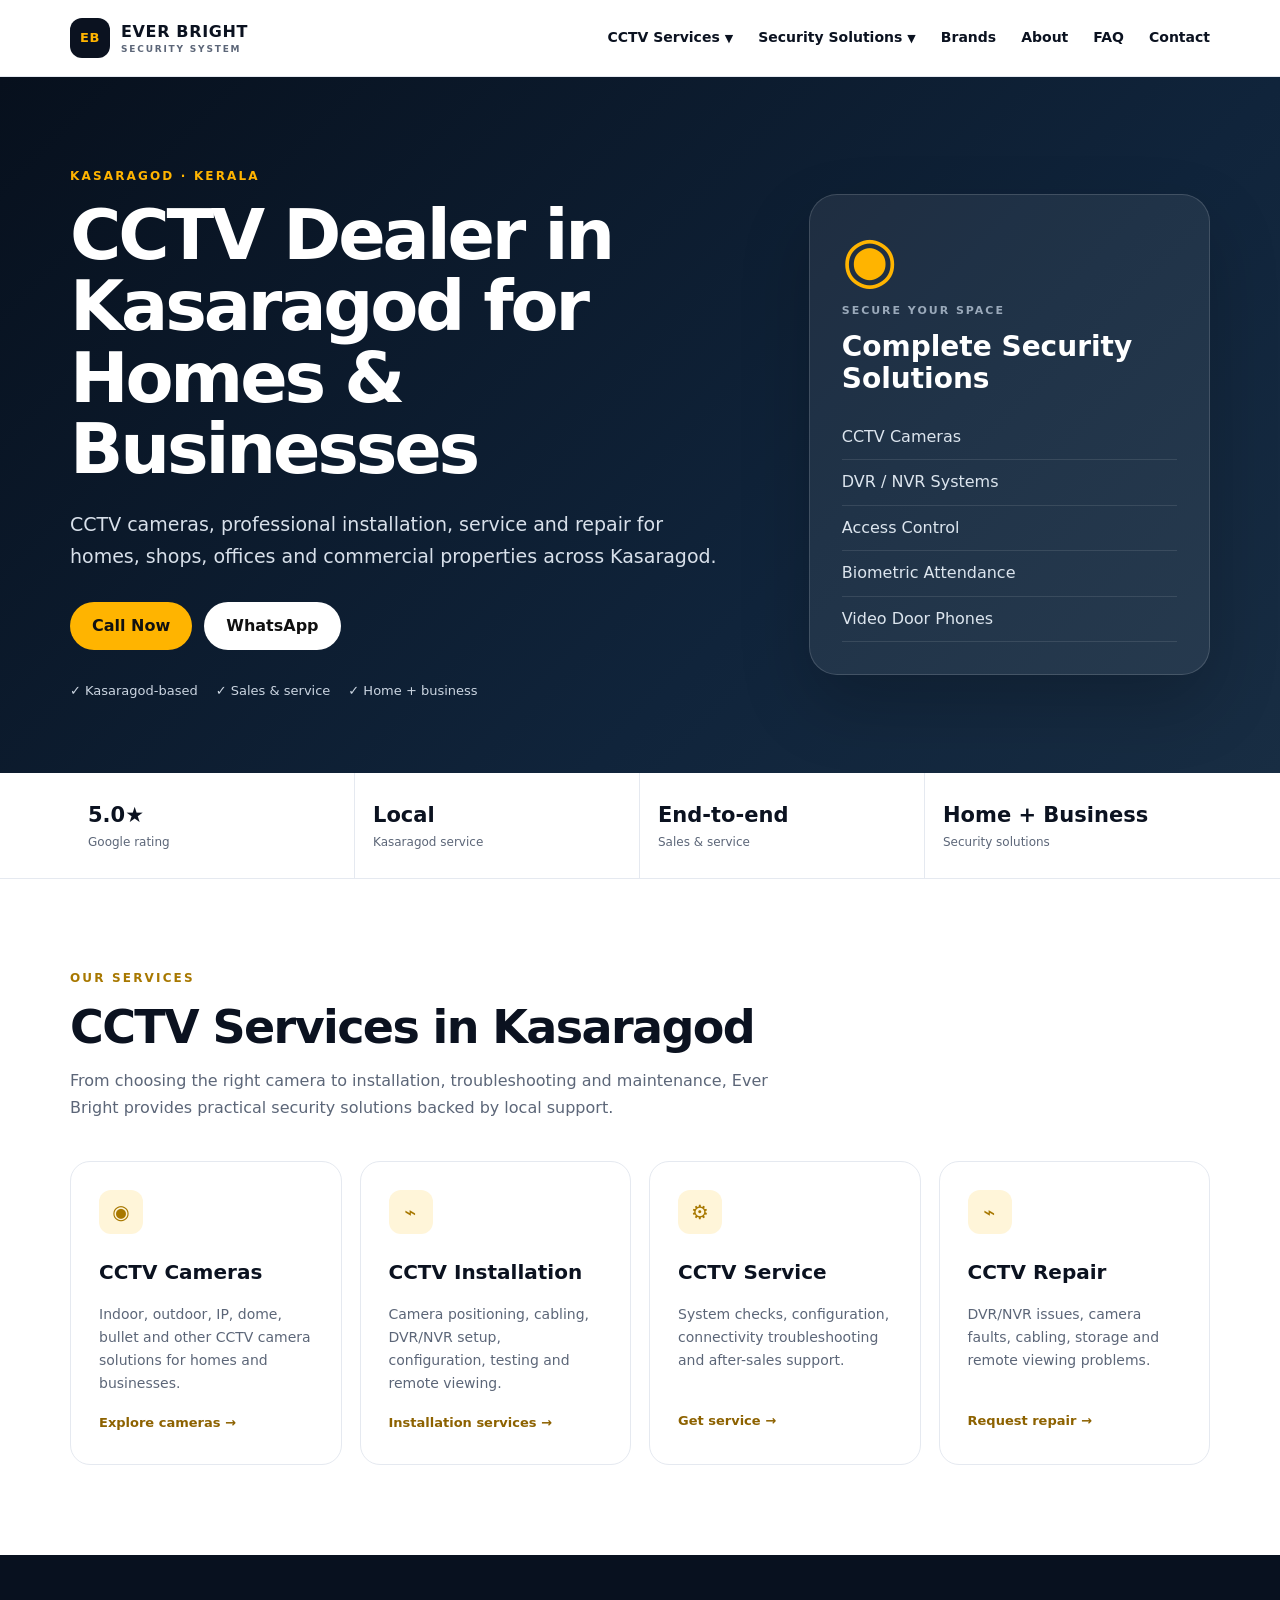
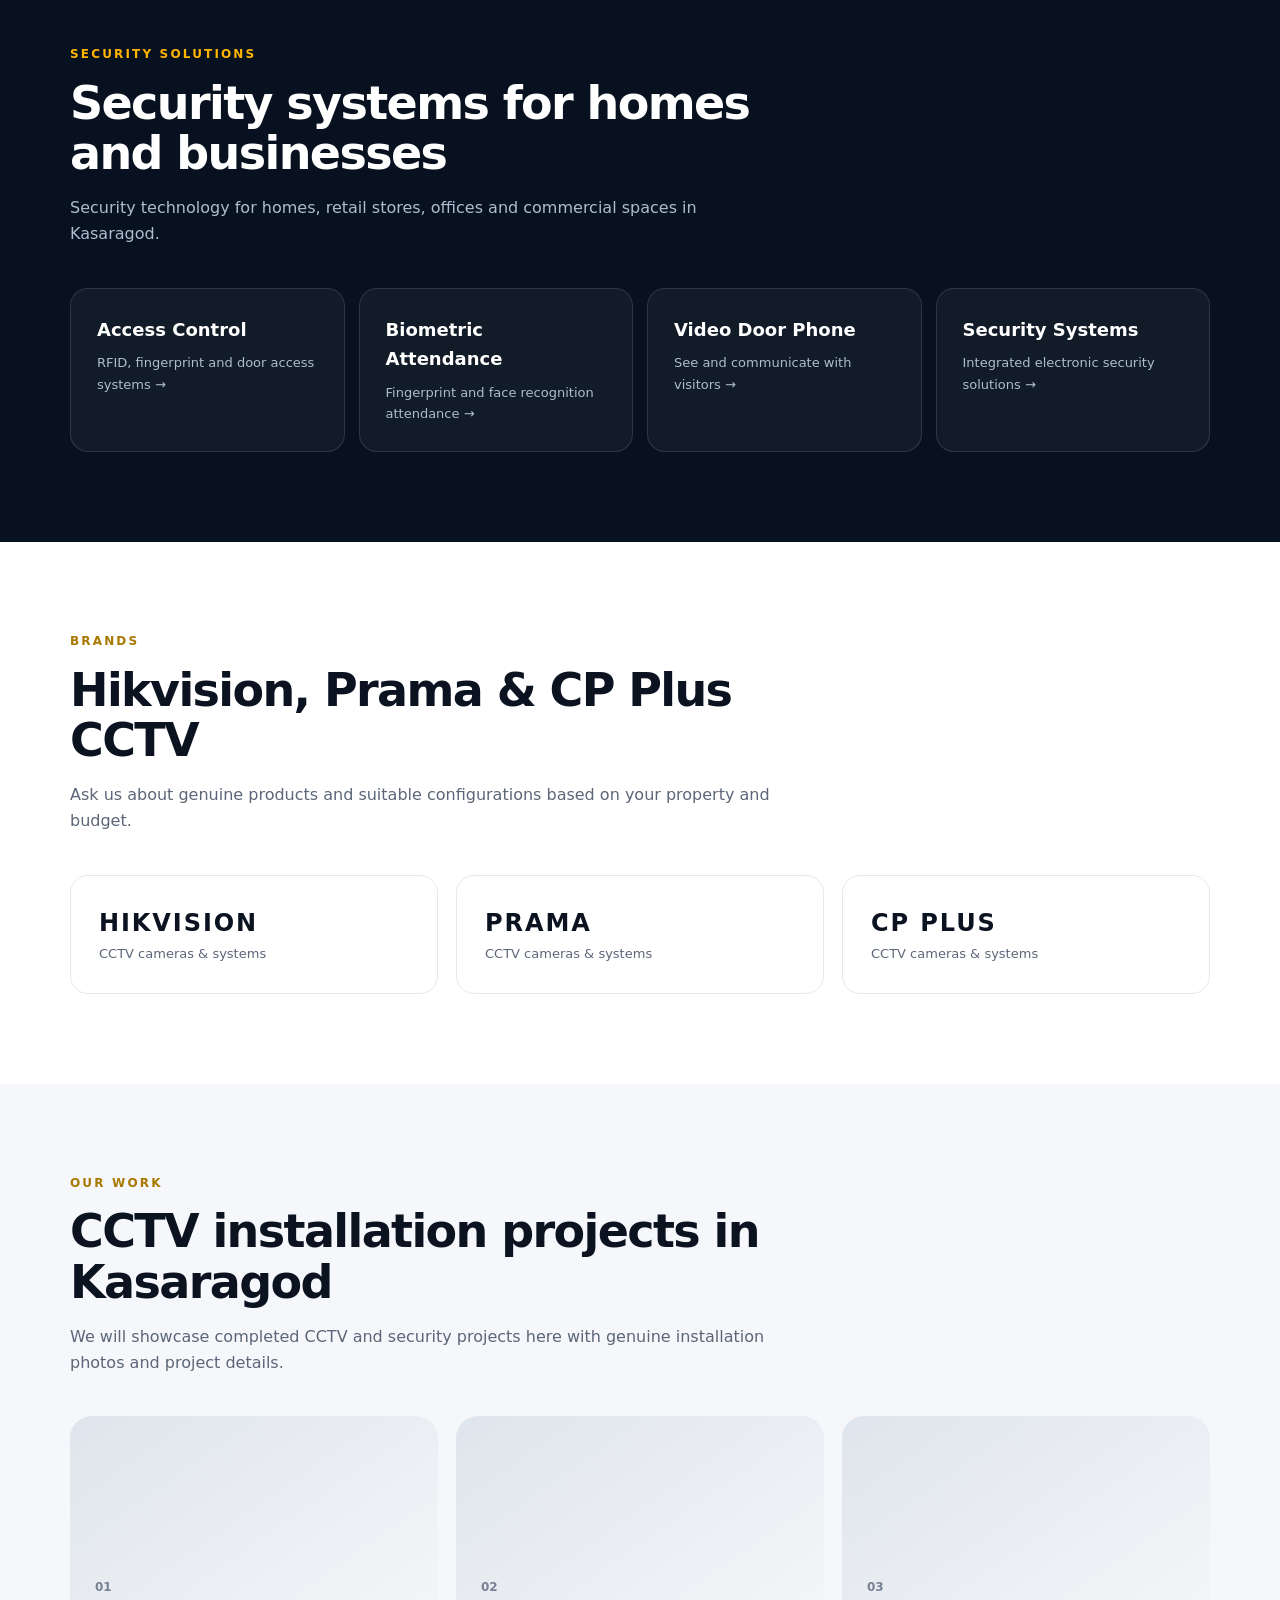
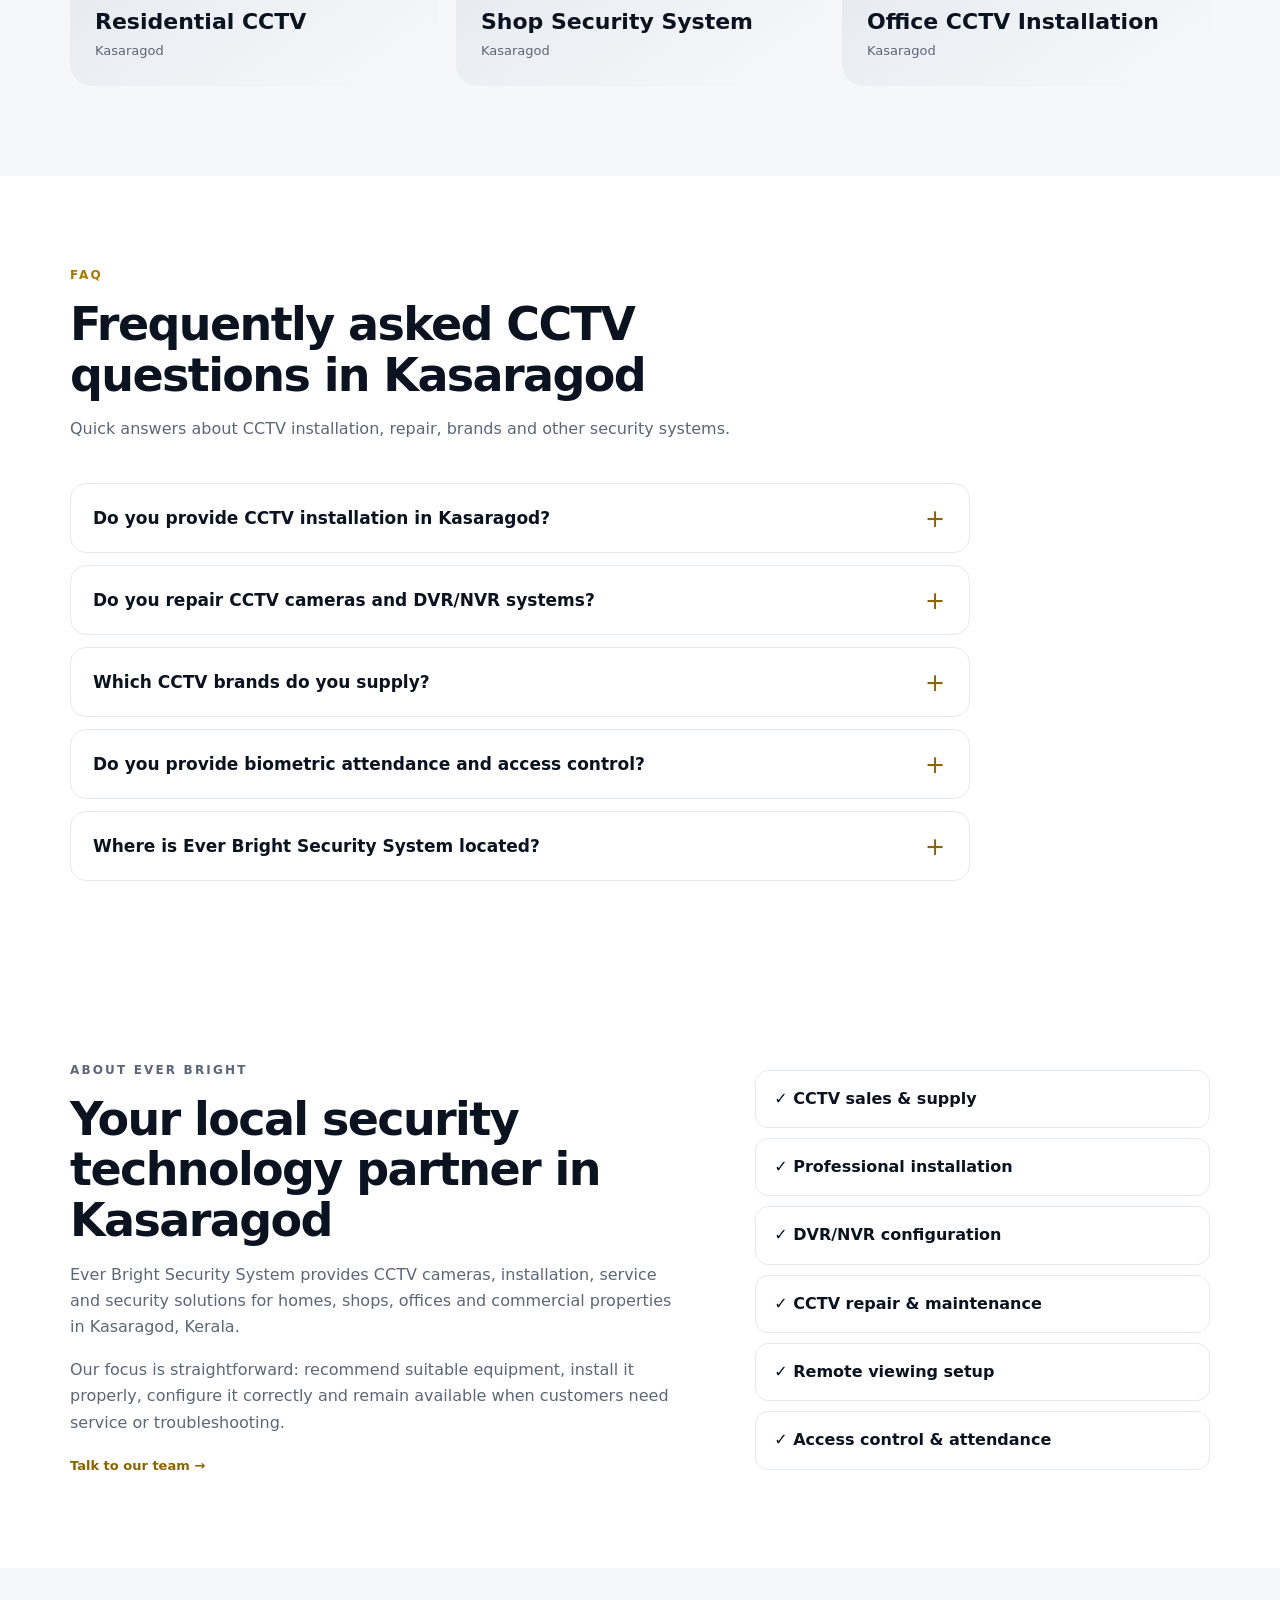
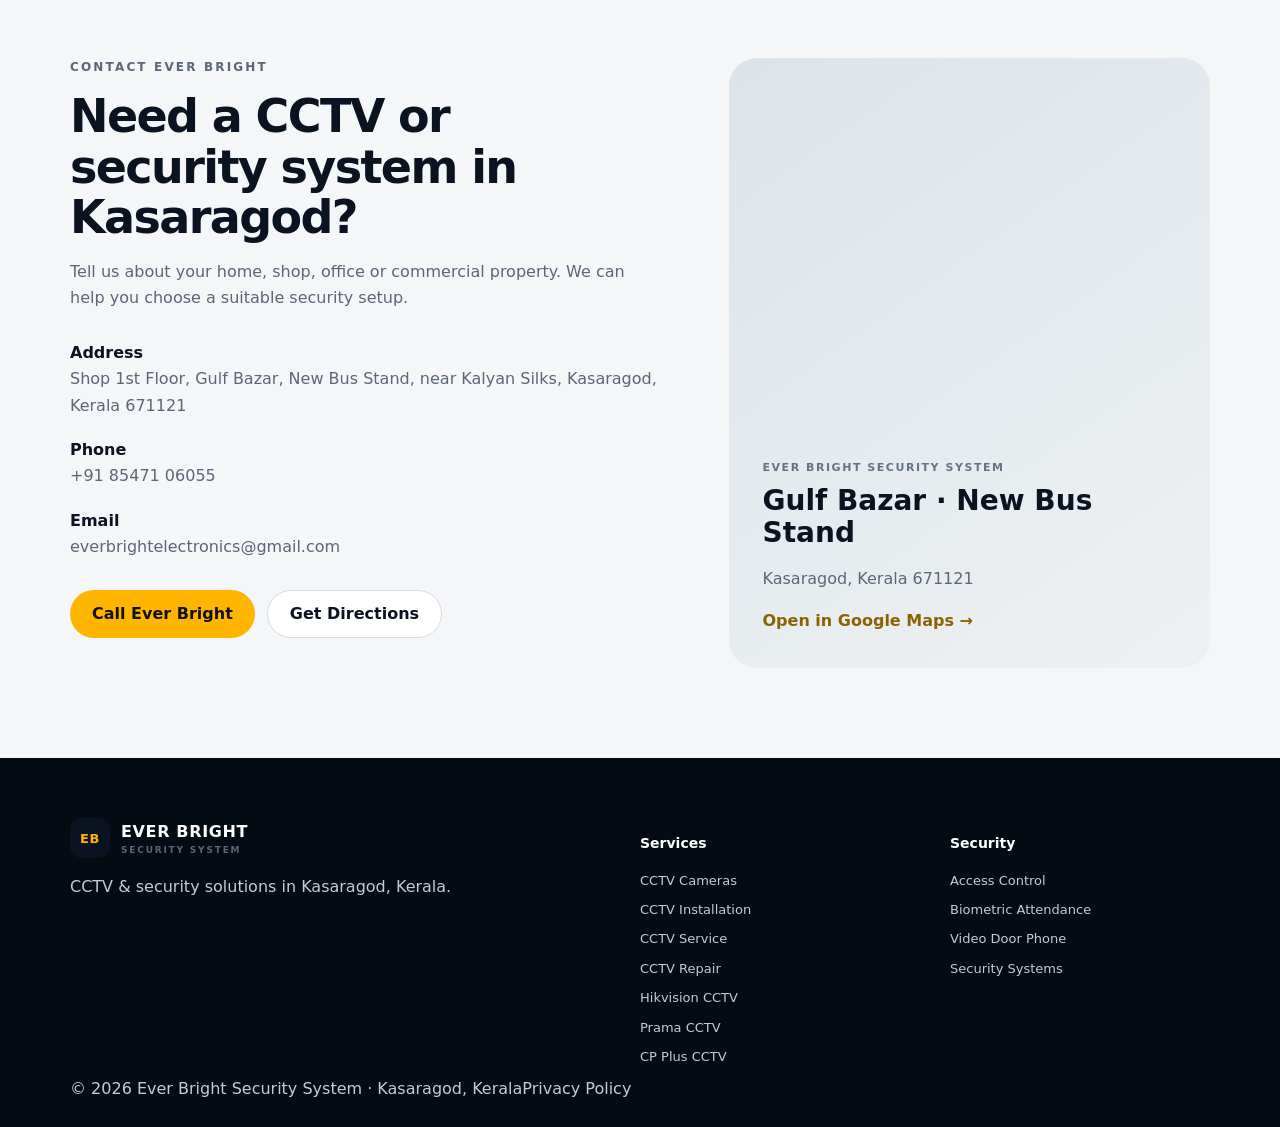
<file: index.html>
<!doctype html>
<html lang="en-IN">
<head>
<meta charset="utf-8">
<meta name="viewport" content="width=device-width, initial-scale=1">
<title>CCTV Dealer in Kasaragod | CCTV Camera & Security Systems | Ever Bright</title>
<meta name="description" content="Ever Bright Security System is a CCTV dealer in Kasaragod, Kerala offering CCTV cameras, installation, service, repair, access control, biometric attendance and video door phones for homes and businesses.">
<meta name="robots" content="index,follow">
<link rel="canonical" href="https://everbrightsolution.in/">
<meta property="og:title" content="CCTV Dealer in Kasaragod | Ever Bright Security System">
<meta property="og:description" content="CCTV cameras, installation, service, repair and security systems for homes, shops, offices and commercial properties in Kasaragod.">
<meta property="og:type" content="website">
<meta property="og:url" content="https://everbrightsolution.in/">
<link rel="stylesheet" href="css/style.css">
<script type="application/ld+json">{"@context":"https://schema.org","@type":"LocalBusiness","name":"Ever Bright Security System","url":"https://everbrightsolution.in/","telephone":"+91-8547106055","email":"everbrightelectronics@gmail.com","description":"CCTV dealer and security system supplier in Kasaragod, Kerala, providing CCTV cameras, installation, service, repair and electronic security solutions.","address":{"@type":"PostalAddress","streetAddress":"Shop 1st Floor, Gulf Bazar, New Bus Stand, near Kalyan Silks","addressLocality":"Kasaragod","addressRegion":"Kerala","postalCode":"671121","addressCountry":"IN"},"areaServed":{"@type":"City","name":"Kasaragod"},"sameAs":["https://www.instagram.com/everbright_55/"],"knowsAbout":["CCTV cameras","CCTV installation","CCTV repair","CCTV service","DVR","NVR","access control systems","biometric attendance systems","video door phones","security systems"]}</script>
<script type="application/ld+json">{"@context":"https://schema.org","@type":"WebSite","name":"Ever Bright Security System","url":"https://everbrightsolution.in/","inLanguage":"en-IN"}</script>
<script type="application/ld+json">{"@context":"https://schema.org","@type":"FAQPage","mainEntity":[{"@type":"Question","name":"Do you provide CCTV installation in Kasaragod?","acceptedAnswer":{"@type":"Answer","text":"Yes. Ever Bright Security System provides CCTV installation in Kasaragod for homes, shops, offices and commercial properties, including camera positioning, cabling, DVR/NVR configuration and testing."}},{"@type":"Question","name":"Do you repair CCTV cameras and DVR/NVR systems in Kasaragod?","acceptedAnswer":{"@type":"Answer","text":"Yes. We provide CCTV service and repair in Kasaragod for camera faults, DVR/NVR problems, cabling, storage, network connectivity and remote viewing issues."}},{"@type":"Question","name":"Which CCTV brands do you supply?","acceptedAnswer":{"@type":"Answer","text":"We provide CCTV solutions from brands such as Hikvision, Prama and CP Plus, subject to product availability and the requirements of the installation."}},{"@type":"Question","name":"Do you provide biometric attendance and access control systems?","acceptedAnswer":{"@type":"Answer","text":"Yes. We provide biometric attendance, fingerprint and face recognition attendance systems, as well as access control solutions for homes and businesses in Kasaragod."}},{"@type":"Question","name":"Where is Ever Bright Security System located?","acceptedAnswer":{"@type":"Answer","text":"Ever Bright Security System is located at Shop 1st Floor, Gulf Bazar, New Bus Stand, near Kalyan Silks, Kasaragod, Kerala 671121."}}]}</script>
</head>
<body>
<header class="site-header"><div class="container nav-wrap"><a class="brand" href="index.html" aria-label="Ever Bright Security System home"><span class="brand-mark">EB</span><span>EVER BRIGHT<small>SECURITY SYSTEM</small></span></a><button class="menu-toggle" aria-label="Open menu">☰</button><nav class="nav" aria-label="Main navigation"><div class="nav-dropdown"><button class="nav-dropbtn" type="button">CCTV Services <span>⌄</span></button><div class="dropdown-menu"><a href="pages/cctv-cameras-kasaragod.html">CCTV Cameras</a><a href="pages/cctv-installation-kasaragod.html">CCTV Installation</a><a href="pages/cctv-service-kasaragod.html">CCTV Service</a><a href="pages/cctv-repair-kasaragod.html">CCTV Repair</a><a href="pages/hikvision-cctv-kasaragod.html">Hikvision CCTV</a><a href="pages/prama-cctv-kasaragod.html">Prama CCTV</a><a href="pages/cp-plus-cctv-kasaragod.html">CP Plus CCTV</a></div></div><div class="nav-dropdown"><button class="nav-dropbtn" type="button">Security Solutions <span>⌄</span></button><div class="dropdown-menu"><a href="pages/access-control-kasaragod.html">Access Control</a><a href="pages/biometric-attendance-kasaragod.html">Biometric Attendance</a><a href="pages/video-door-phone-kasaragod.html">Video Door Phone</a><a href="pages/security-systems-kasaragod.html">Security Systems</a></div></div><a href="#brands">Brands</a><a href="#about">About</a><a href="#faq">FAQ</a><a href="#contact">Contact</a></nav></div></header>
<main>
<section class="hero"><div class="container hero-grid"><div><p class="eyebrow">KASARAGOD · KERALA</p><h1>CCTV Dealer in Kasaragod for Homes &amp; Businesses</h1><p class="hero-copy">CCTV cameras, professional installation, service and repair for homes, shops, offices and commercial properties across Kasaragod.</p><div class="actions"><a class="btn primary" href="tel:+918547106055">Call Now</a><a class="btn light" href="https://wa.me/918547106055?text=Hello%20Ever%20Bright%2C%20I%20need%20a%20CCTV%20or%20security%20system%20quotation." target="_blank" rel="noopener">WhatsApp</a></div><div class="trust-row"><span>✓ Kasaragod-based</span><span>✓ Sales &amp; service</span><span>✓ Home + business</span></div></div><div class="hero-card"><div class="camera-icon">◉</div><p>SECURE YOUR SPACE</p><h2>Complete Security Solutions</h2><ul><li>CCTV Cameras</li><li>DVR / NVR Systems</li><li>Access Control</li><li>Biometric Attendance</li><li>Video Door Phones</li></ul></div></div></section>
<section class="stats"><div class="container stats-grid"><div><strong>5.0★</strong><span>Google rating</span></div><div><strong>Local</strong><span>Kasaragod service</span></div><div><strong>End-to-end</strong><span>Sales &amp; service</span></div><div><strong>Home + Business</strong><span>Security solutions</span></div></div></section>
<section id="services" class="section"><div class="container"><div class="section-head"><p class="eyebrow">OUR SERVICES</p><h2>CCTV Services in Kasaragod</h2><p>From choosing the right camera to installation, troubleshooting and maintenance, Ever Bright provides practical security solutions backed by local support.</p></div><div class="cards"><a class="card" href="pages/cctv-cameras-kasaragod.html"><span class="icon">◉</span><h3>CCTV Cameras</h3><p>Indoor, outdoor, IP, dome, bullet and other CCTV camera solutions for homes and businesses.</p><span class="arrow">Explore cameras →</span></a><a class="card" href="pages/cctv-installation-kasaragod.html"><span class="icon">⌁</span><h3>CCTV Installation</h3><p>Camera positioning, cabling, DVR/NVR setup, configuration, testing and remote viewing.</p><span class="arrow">Installation services →</span></a><a class="card" href="pages/cctv-service-kasaragod.html"><span class="icon">⚙</span><h3>CCTV Service</h3><p>System checks, configuration, connectivity troubleshooting and after-sales support.</p><span class="arrow">Get service →</span></a><a class="card" href="pages/cctv-repair-kasaragod.html"><span class="icon">⌁</span><h3>CCTV Repair</h3><p>DVR/NVR issues, camera faults, cabling, storage and remote viewing problems.</p><span class="arrow">Request repair →</span></a></div></div></section>
<section id="solutions" class="section dark"><div class="container"><div class="section-head"><p class="eyebrow">SECURITY SOLUTIONS</p><h2>Security systems for homes and businesses</h2><p>Security technology for homes, retail stores, offices and commercial spaces in Kasaragod.</p></div><div class="solution-grid"><a href="pages/access-control-kasaragod.html"><strong>Access Control</strong><span>RFID, fingerprint and door access systems →</span></a><a href="pages/biometric-attendance-kasaragod.html"><strong>Biometric Attendance</strong><span>Fingerprint and face recognition attendance →</span></a><a href="pages/video-door-phone-kasaragod.html"><strong>Video Door Phone</strong><span>See and communicate with visitors →</span></a><a href="pages/security-systems-kasaragod.html"><strong>Security Systems</strong><span>Integrated electronic security solutions →</span></a></div></div></section>
<section id="brands" class="section"><div class="container"><div class="section-head"><p class="eyebrow">BRANDS</p><h2>Hikvision, Prama &amp; CP Plus CCTV</h2><p>Ask us about genuine products and suitable configurations based on your property and budget.</p></div><div class="brand-grid"><a href="pages/hikvision-cctv-kasaragod.html"><strong>HIKVISION</strong><span>CCTV cameras &amp; systems</span></a><a href="pages/prama-cctv-kasaragod.html"><strong>PRAMA</strong><span>CCTV cameras &amp; systems</span></a><a href="pages/cp-plus-cctv-kasaragod.html"><strong>CP PLUS</strong><span>CCTV cameras &amp; systems</span></a></div></div></section>
<section id="projects" class="section soft"><div class="container"><div class="section-head"><p class="eyebrow">OUR WORK</p><h2>CCTV installation projects in Kasaragod</h2><p>We will showcase completed CCTV and security projects here with genuine installation photos and project details.</p></div><div class="project-grid"><div class="project-placeholder"><span>01</span><h3>Residential CCTV</h3><p>Kasaragod</p></div><div class="project-placeholder"><span>02</span><h3>Shop Security System</h3><p>Kasaragod</p></div><div class="project-placeholder"><span>03</span><h3>Office CCTV Installation</h3><p>Kasaragod</p></div></div></div></section>
<section id="faq" class="section"><div class="container"><div class="section-head"><p class="eyebrow">FAQ</p><h2>Frequently asked CCTV questions in Kasaragod</h2><p>Quick answers about CCTV installation, repair, brands and other security systems.</p></div><div class="faq-list"><details><summary>Do you provide CCTV installation in Kasaragod?</summary><p>Yes. We install CCTV systems for homes, shops, offices and commercial properties, including camera positioning, cabling, DVR/NVR configuration and testing.</p></details><details><summary>Do you repair CCTV cameras and DVR/NVR systems?</summary><p>Yes. We provide CCTV service and repair for camera faults, DVR/NVR problems, cabling, storage, network connectivity and remote viewing issues.</p></details><details><summary>Which CCTV brands do you supply?</summary><p>We provide CCTV solutions from brands such as Hikvision, Prama and CP Plus, subject to availability and the requirements of the installation.</p></details><details><summary>Do you provide biometric attendance and access control?</summary><p>Yes. We provide biometric attendance, fingerprint and face recognition attendance systems, along with access control solutions for homes and businesses.</p></details><details><summary>Where is Ever Bright Security System located?</summary><p>Shop 1st Floor, Gulf Bazar, New Bus Stand, near Kalyan Silks, Kasaragod, Kerala 671121.</p></details></div></div></section>
<section id="about" class="section"><div class="container about-grid"><div><p class="eyebrow">ABOUT EVER BRIGHT</p><h2>Your local security technology partner in Kasaragod</h2><p>Ever Bright Security System provides CCTV cameras, installation, service and security solutions for homes, shops, offices and commercial properties in Kasaragod, Kerala.</p><p>Our focus is straightforward: recommend suitable equipment, install it properly, configure it correctly and remain available when customers need service or troubleshooting.</p><a class="text-link" href="#contact">Talk to our team →</a></div><div class="check-list"><div>✓ CCTV sales &amp; supply</div><div>✓ Professional installation</div><div>✓ DVR/NVR configuration</div><div>✓ CCTV repair &amp; maintenance</div><div>✓ Remote viewing setup</div><div>✓ Access control &amp; attendance</div></div></div></section>
<section id="contact" class="contact-section"><div class="container contact-grid"><div><p class="eyebrow">CONTACT EVER BRIGHT</p><h2>Need a CCTV or security system in Kasaragod?</h2><p>Tell us about your home, shop, office or commercial property. We can help you choose a suitable security setup.</p><div class="contact-details"><p><strong>Address</strong><br>Shop 1st Floor, Gulf Bazar, New Bus Stand, near Kalyan Silks, Kasaragod, Kerala 671121</p><p><strong>Phone</strong><br><a href="tel:+918547106055">+91 85471 06055</a></p><p><strong>Email</strong><br><a href="mailto:everbrightelectronics@gmail.com">everbrightelectronics@gmail.com</a></p></div><div class="actions"><a class="btn primary" href="tel:+918547106055">Call Ever Bright</a><a class="btn outline" href="https://www.google.com/maps/search/?api=1&amp;query=Ever+Bright+Security+System+Kasaragod" target="_blank" rel="noopener">Get Directions</a></div></div><div class="map-card"><span>EVER BRIGHT SECURITY SYSTEM</span><strong>Gulf Bazar · New Bus Stand</strong><p>Kasaragod, Kerala 671121</p><a href="https://www.google.com/maps/search/?api=1&amp;query=Ever+Bright+Security+System+Kasaragod" target="_blank" rel="noopener">Open in Google Maps →</a></div></div></section>
</main>
<footer><div class="container footer-grid"><div><a class="brand footer-brand" href="index.html"><span class="brand-mark">EB</span><span>EVER BRIGHT<small>SECURITY SYSTEM</small></span></a><p>CCTV &amp; security solutions in Kasaragod, Kerala.</p></div><div><h3>Services</h3><a href="pages/cctv-cameras-kasaragod.html">CCTV Cameras</a><a href="pages/cctv-installation-kasaragod.html">CCTV Installation</a><a href="pages/cctv-service-kasaragod.html">CCTV Service</a><a href="pages/cctv-repair-kasaragod.html">CCTV Repair</a><a href="pages/hikvision-cctv-kasaragod.html">Hikvision CCTV</a><a href="pages/prama-cctv-kasaragod.html">Prama CCTV</a><a href="pages/cp-plus-cctv-kasaragod.html">CP Plus CCTV</a></div><div><h3>Security</h3><a href="pages/access-control-kasaragod.html">Access Control</a><a href="pages/biometric-attendance-kasaragod.html">Biometric Attendance</a><a href="pages/video-door-phone-kasaragod.html">Video Door Phone</a><a href="pages/security-systems-kasaragod.html">Security Systems</a></div></div><div class="container footer-bottom"><span>© 2026 Ever Bright Security System · Kasaragod, Kerala</span><a href="privacy.html">Privacy Policy</a></div></footer>
<script src="js/script.js"></script>
</body>
</html>
</file>
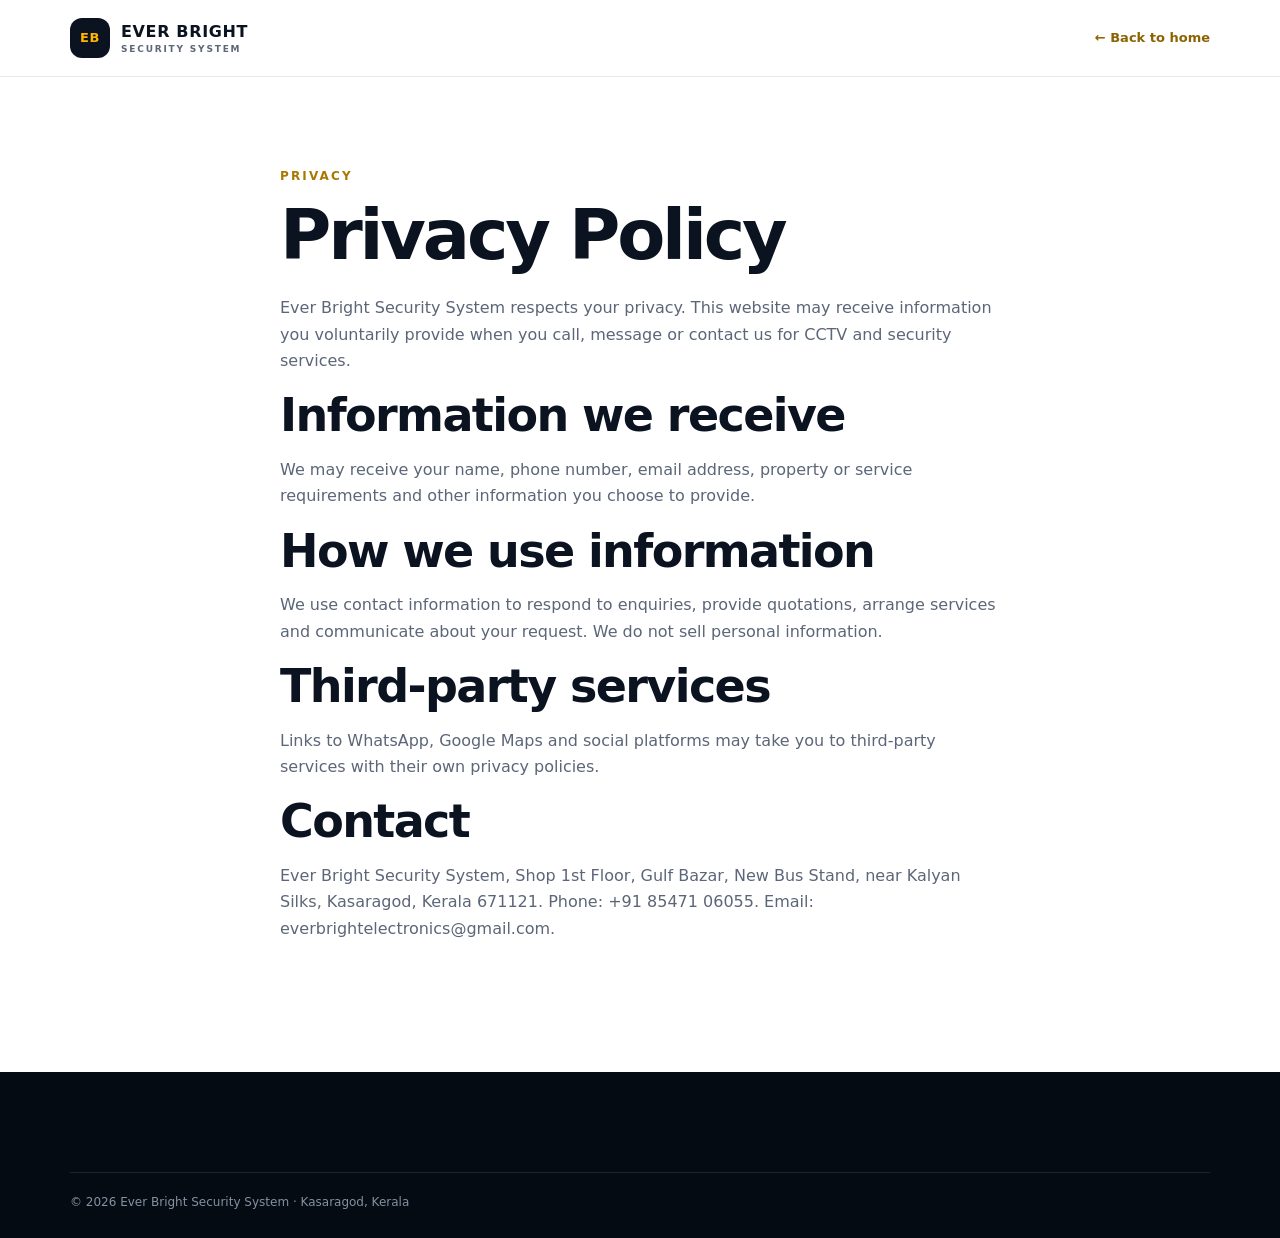
<file: privacy.html>
<!doctype html><html lang="en-IN"><head><meta charset="utf-8"><meta name="viewport" content="width=device-width,initial-scale=1"><title>Privacy Policy | Ever Bright Security System</title><meta name="description" content="Privacy policy for Ever Bright Security System, Kasaragod."><link rel="canonical" href="https://everbrightsolution.in/privacy.html"><link rel="stylesheet" href="css/style.css"></head><body><header class="site-header"><div class="container nav-wrap"><a class="brand" href="index.html"><span class="brand-mark">EB</span><span>EVER BRIGHT<small>SECURITY SYSTEM</small></span></a><a class="text-link" href="index.html">← Back to home</a></div></header><main><section class="section"><div class="container section-head"><p class="eyebrow">PRIVACY</p><h1>Privacy Policy</h1><p>Ever Bright Security System respects your privacy. This website may receive information you voluntarily provide when you call, message or contact us for CCTV and security services.</p><h2>Information we receive</h2><p>We may receive your name, phone number, email address, property or service requirements and other information you choose to provide.</p><h2>How we use information</h2><p>We use contact information to respond to enquiries, provide quotations, arrange services and communicate about your request. We do not sell personal information.</p><h2>Third-party services</h2><p>Links to WhatsApp, Google Maps and social platforms may take you to third-party services with their own privacy policies.</p><h2>Contact</h2><p>Ever Bright Security System, Shop 1st Floor, Gulf Bazar, New Bus Stand, near Kalyan Silks, Kasaragod, Kerala 671121. Phone: +91 85471 06055. Email: everbrightelectronics@gmail.com.</p></div></section></main><footer><div class="container copyright">© 2026 Ever Bright Security System · Kasaragod, Kerala</div></footer></body></html>
</file>
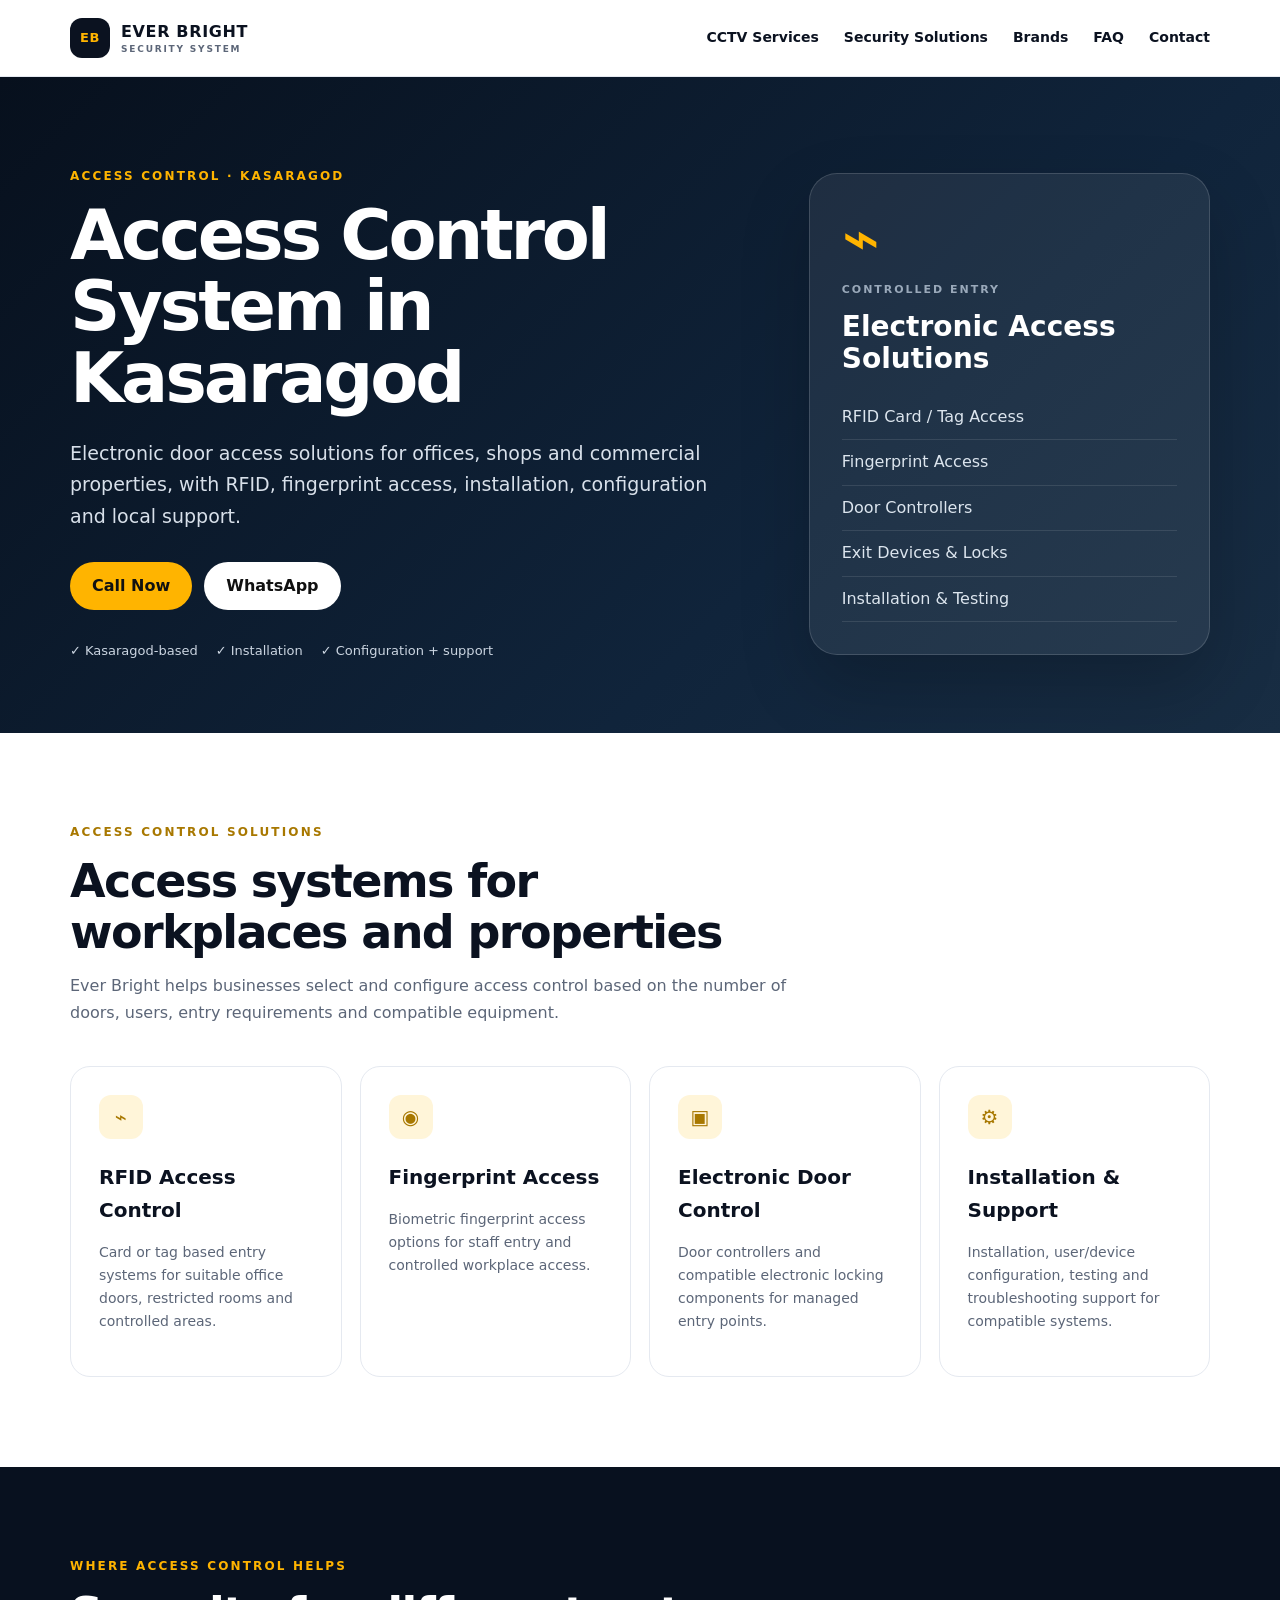
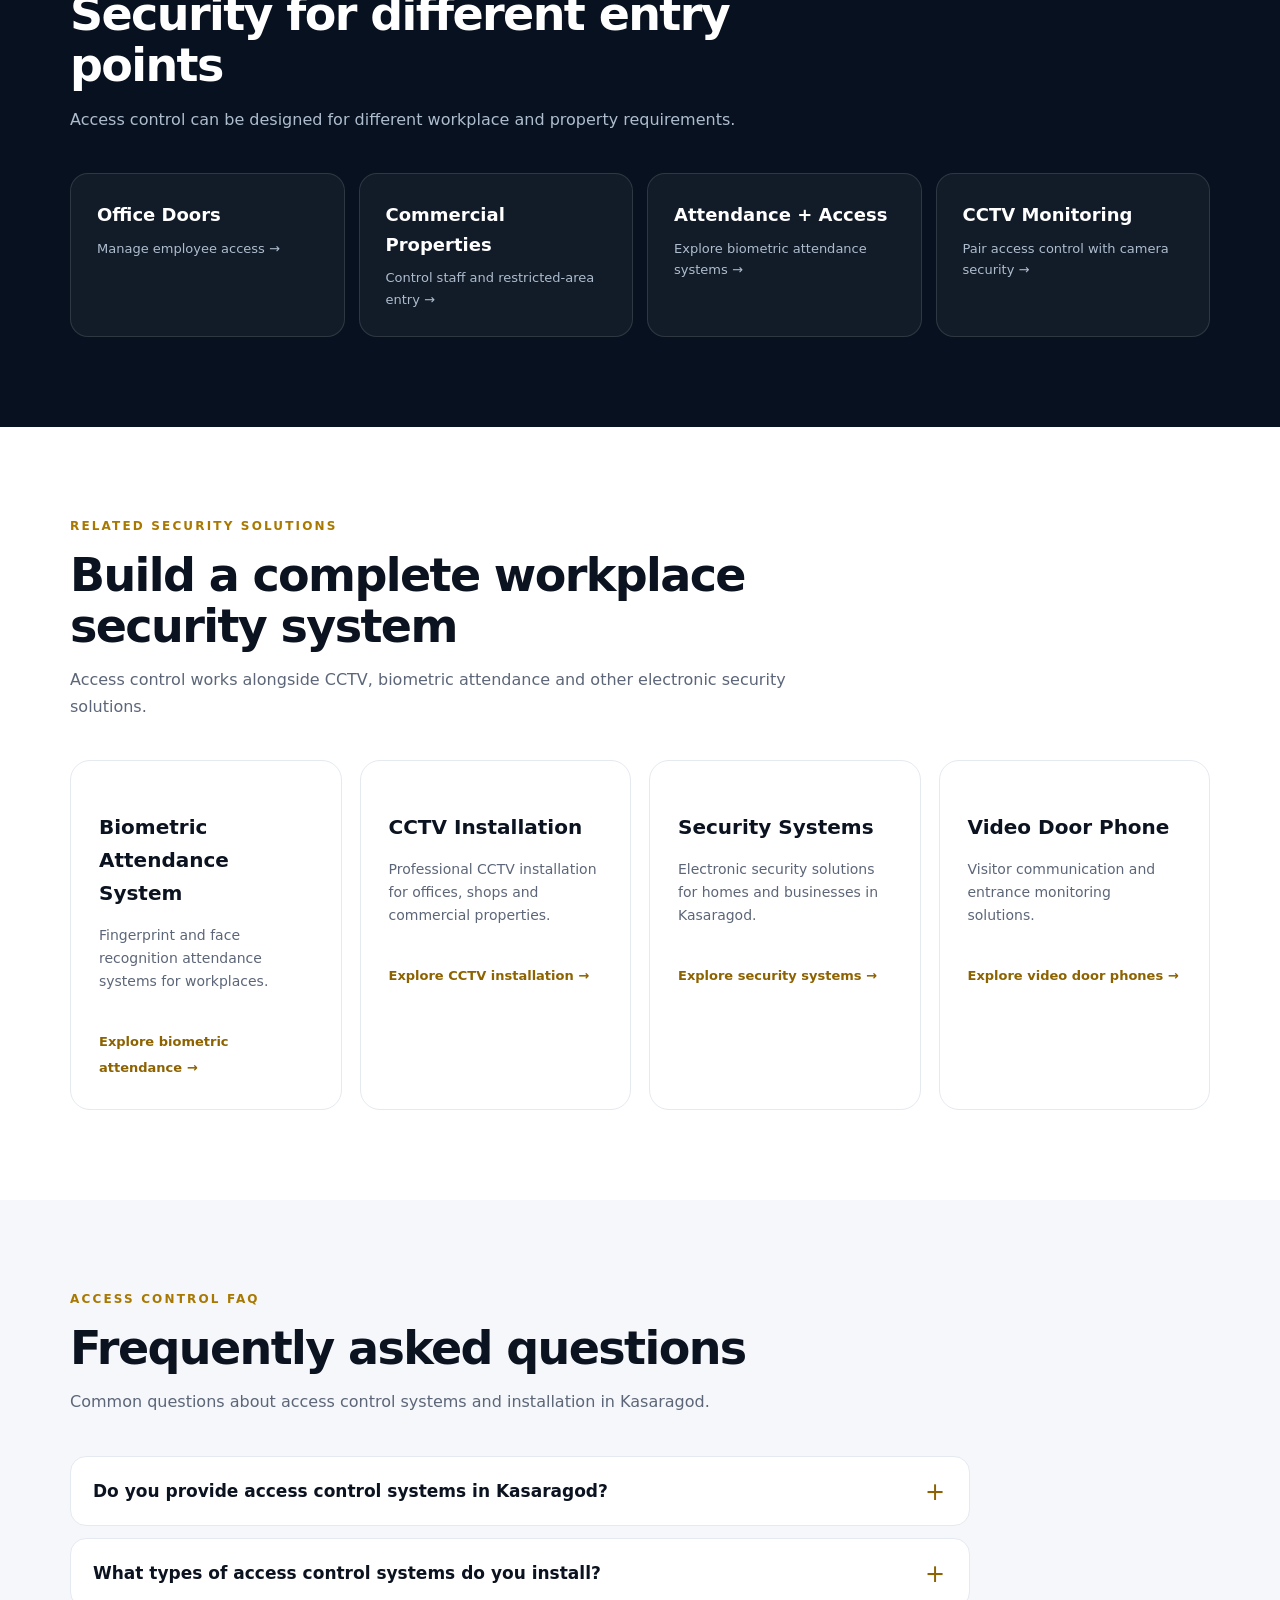
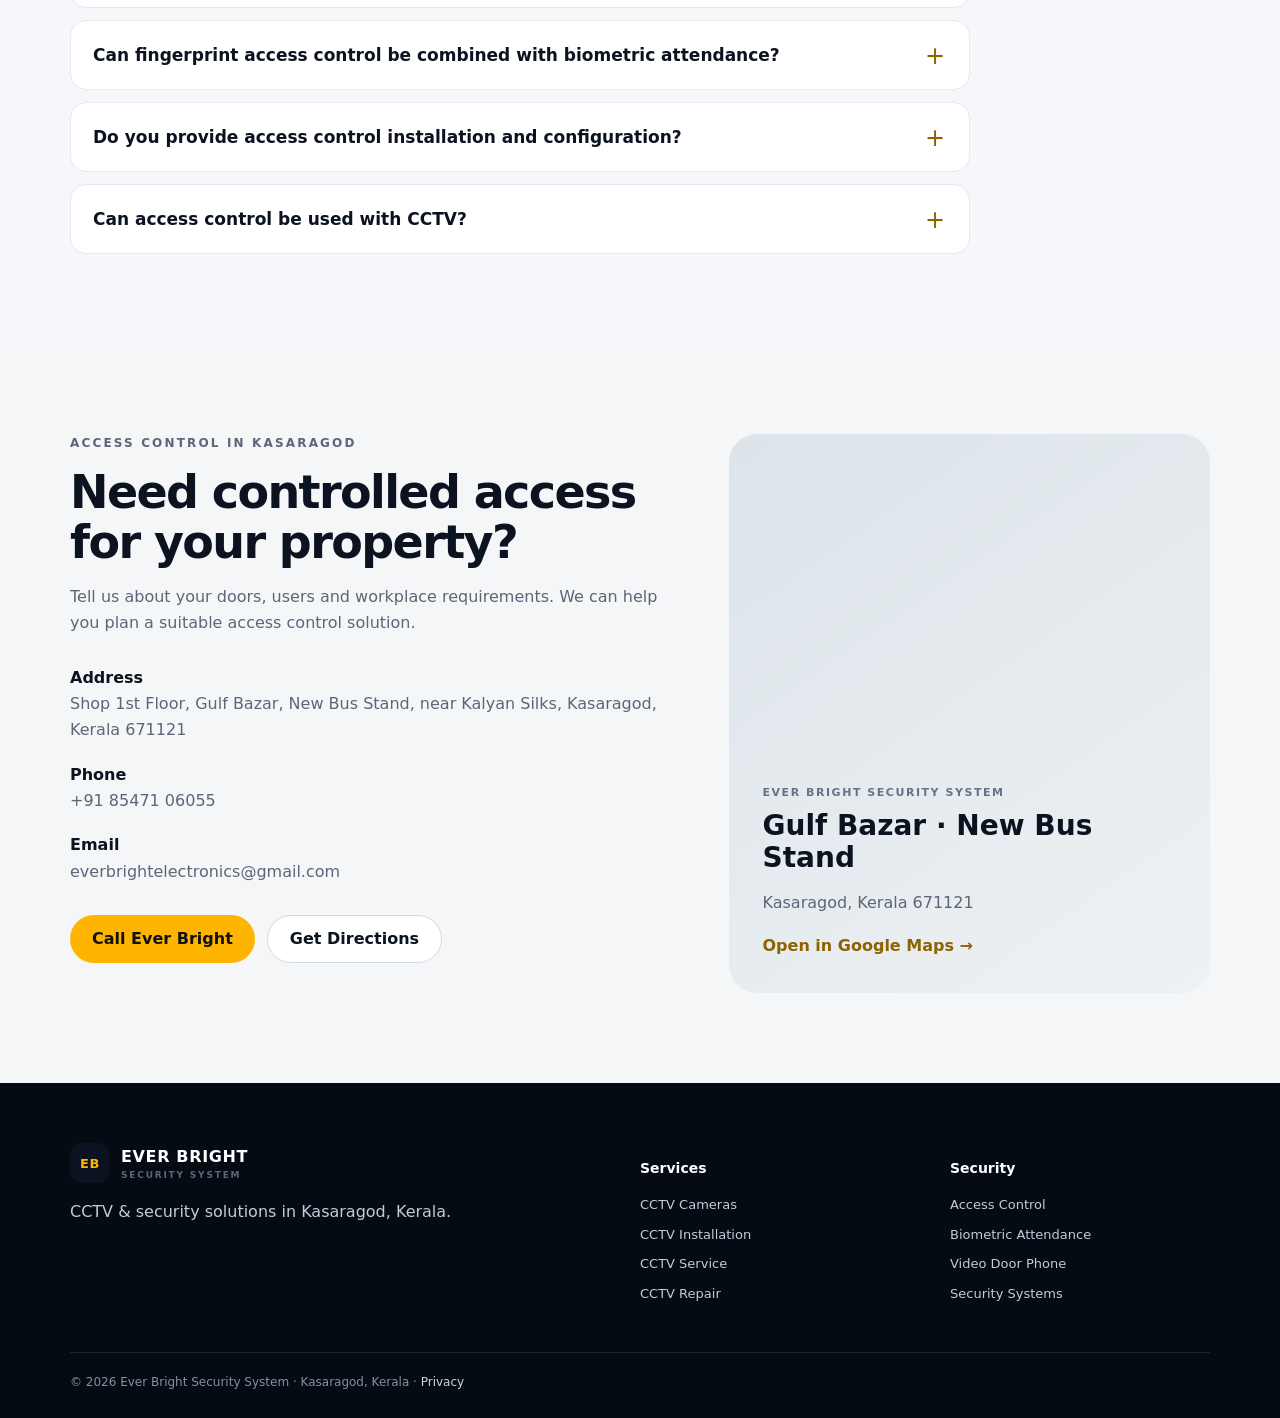
<file: pages/access-control-kasaragod.html>
<!doctype html><html lang="en-IN"><head><meta charset="utf-8"><meta name="viewport" content="width=device-width,initial-scale=1"><title>Access Control System in Kasaragod | RFID, Fingerprint & Door Access | Ever Bright</title><meta name="description" content="Access control system in Kasaragod for offices, shops and commercial properties. RFID, fingerprint and electronic door access with installation, configuration and support by Ever Bright."><meta name="robots" content="index,follow"><link rel="canonical" href="https://everbrightsolution.in/pages/access-control-kasaragod.html"><meta property="og:title" content="Access Control System in Kasaragod | Ever Bright"><meta property="og:description" content="RFID, fingerprint and electronic door access systems with installation and support in Kasaragod."><meta property="og:type" content="website"><meta property="og:url" content="https://everbrightsolution.in/pages/access-control-kasaragod.html"><link rel="stylesheet" href="../css/style.css"><script type="application/ld+json">{"@context":"https://schema.org","@type":"Service","name":"Access Control System in Kasaragod","serviceType":"Access Control System Installation","provider":{"@type":"LocalBusiness","name":"Ever Bright Security System","url":"https://everbrightsolution.in/","telephone":"+91-8547106055","address":{"@type":"PostalAddress","streetAddress":"Shop 1st Floor, Gulf Bazar, New Bus Stand, near Kalyan Silks","addressLocality":"Kasaragod","addressRegion":"Kerala","postalCode":"671121","addressCountry":"IN"}},"areaServed":{"@type":"City","name":"Kasaragod"},"description":"RFID, fingerprint and electronic door access systems with installation, configuration and support in Kasaragod."}</script><script type="application/ld+json">{"@context":"https://schema.org","@type":"FAQPage","mainEntity":[{"@type":"Question","name":"Do you provide access control systems in Kasaragod?","acceptedAnswer":{"@type":"Answer","text":"Yes. Ever Bright provides access control solutions in Kasaragod for offices, shops and commercial properties, including RFID, fingerprint and electronic door access systems."}},{"@type":"Question","name":"What types of access control systems do you install?","acceptedAnswer":{"@type":"Answer","text":"Depending on the site requirements, we support RFID card or tag access, fingerprint biometric access and electronic door controller solutions."}},{"@type":"Question","name":"Can fingerprint access control be combined with biometric attendance?","acceptedAnswer":{"@type":"Answer","text":"Suitable devices and systems can combine access and attendance functions. We can assess the workplace requirement and compatible equipment before installation."}},{"@type":"Question","name":"Do you provide access control installation and configuration?","acceptedAnswer":{"@type":"Answer","text":"Yes. We provide installation, configuration, testing and troubleshooting support for compatible access control systems."}},{"@type":"Question","name":"Can access control be used with CCTV?","acceptedAnswer":{"@type":"Answer","text":"Access control and CCTV can complement each other. CCTV can monitor entrances while access control manages authorized entry, subject to compatible equipment and system design."}}]}</script></head><body><header class="site-header"><div class="container nav-wrap"><a class="brand" href="../index.html" aria-label="Ever Bright Security System home"><span class="brand-mark">EB</span><span>EVER BRIGHT<small>SECURITY SYSTEM</small></span></a><nav class="nav" aria-label="Main navigation"><a href="../index.html#services">CCTV Services</a><a href="../index.html#solutions">Security Solutions</a><a href="../index.html#brands">Brands</a><a href="../index.html#faq">FAQ</a><a href="../index.html#contact">Contact</a></nav></div></header><main><section class="hero"><div class="container hero-grid"><div><p class="eyebrow">ACCESS CONTROL · KASARAGOD</p><h1>Access Control System in Kasaragod</h1><p class="hero-copy">Electronic door access solutions for offices, shops and commercial properties, with RFID, fingerprint access, installation, configuration and local support.</p><div class="actions"><a class="btn primary" href="tel:+918547106055">Call Now</a><a class="btn light" href="https://wa.me/918547106055?text=Hello%20Ever%20Bright%2C%20I%20need%20an%20access%20control%20system%20in%20Kasaragod." target="_blank" rel="noopener">WhatsApp</a></div><div class="trust-row"><span>✓ Kasaragod-based</span><span>✓ Installation</span><span>✓ Configuration + support</span></div></div><div class="hero-card"><div class="camera-icon">⌁</div><p>CONTROLLED ENTRY</p><h2>Electronic Access Solutions</h2><ul><li>RFID Card / Tag Access</li><li>Fingerprint Access</li><li>Door Controllers</li><li>Exit Devices &amp; Locks</li><li>Installation &amp; Testing</li></ul></div></div></section><section class="section"><div class="container"><div class="section-head"><p class="eyebrow">ACCESS CONTROL SOLUTIONS</p><h2>Access systems for workplaces and properties</h2><p>Ever Bright helps businesses select and configure access control based on the number of doors, users, entry requirements and compatible equipment.</p></div><div class="cards"><div class="card"><span class="icon">⌁</span><h3>RFID Access Control</h3><p>Card or tag based entry systems for suitable office doors, restricted rooms and controlled areas.</p></div><div class="card"><span class="icon">◉</span><h3>Fingerprint Access</h3><p>Biometric fingerprint access options for staff entry and controlled workplace access.</p></div><div class="card"><span class="icon">▣</span><h3>Electronic Door Control</h3><p>Door controllers and compatible electronic locking components for managed entry points.</p></div><div class="card"><span class="icon">⚙</span><h3>Installation &amp; Support</h3><p>Installation, user/device configuration, testing and troubleshooting support for compatible systems.</p></div></div></div></section><section class="section dark"><div class="container"><div class="section-head"><p class="eyebrow">WHERE ACCESS CONTROL HELPS</p><h2>Security for different entry points</h2><p>Access control can be designed for different workplace and property requirements.</p></div><div class="solution-grid"><a href="../index.html#contact"><strong>Office Doors</strong><span>Manage employee access →</span></a><a href="../index.html#contact"><strong>Commercial Properties</strong><span>Control staff and restricted-area entry →</span></a><a href="../pages/biometric-attendance-kasaragod.html"><strong>Attendance + Access</strong><span>Explore biometric attendance systems →</span></a><a href="../pages/cctv-cameras-kasaragod.html"><strong>CCTV Monitoring</strong><span>Pair access control with camera security →</span></a></div></div></section><section class="section"><div class="container"><div class="section-head"><p class="eyebrow">RELATED SECURITY SOLUTIONS</p><h2>Build a complete workplace security system</h2><p>Access control works alongside CCTV, biometric attendance and other electronic security solutions.</p></div><div class="cards"><a class="card" href="../pages/biometric-attendance-kasaragod.html"><h3>Biometric Attendance System</h3><p>Fingerprint and face recognition attendance systems for workplaces.</p><span class="arrow">Explore biometric attendance →</span></a><a class="card" href="../pages/cctv-installation-kasaragod.html"><h3>CCTV Installation</h3><p>Professional CCTV installation for offices, shops and commercial properties.</p><span class="arrow">Explore CCTV installation →</span></a><a class="card" href="../pages/security-systems-kasaragod.html"><h3>Security Systems</h3><p>Electronic security solutions for homes and businesses in Kasaragod.</p><span class="arrow">Explore security systems →</span></a><a class="card" href="../pages/video-door-phone-kasaragod.html"><h3>Video Door Phone</h3><p>Visitor communication and entrance monitoring solutions.</p><span class="arrow">Explore video door phones →</span></a></div></div></section><section class="section soft"><div class="container"><div class="section-head"><p class="eyebrow">ACCESS CONTROL FAQ</p><h2>Frequently asked questions</h2><p>Common questions about access control systems and installation in Kasaragod.</p></div><div class="faq-list"><details><summary>Do you provide access control systems in Kasaragod?</summary><p>Yes. We provide access control solutions for offices, shops and commercial properties, including RFID, fingerprint and electronic door access systems.</p></details><details><summary>What types of access control systems do you install?</summary><p>Depending on the site requirements, we support RFID card or tag access, fingerprint biometric access and electronic door controller solutions.</p></details><details><summary>Can fingerprint access control be combined with biometric attendance?</summary><p>Suitable devices and systems can combine access and attendance functions. We can assess the workplace requirement and compatible equipment before installation.</p></details><details><summary>Do you provide access control installation and configuration?</summary><p>Yes. We provide installation, configuration, testing and troubleshooting support for compatible access control systems.</p></details><details><summary>Can access control be used with CCTV?</summary><p>Access control and CCTV can complement each other. CCTV can monitor entrances while access control manages authorized entry, subject to compatible equipment and system design.</p></details></div></div></section><section class="contact-section"><div class="container contact-grid"><div><p class="eyebrow">ACCESS CONTROL IN KASARAGOD</p><h2>Need controlled access for your property?</h2><p>Tell us about your doors, users and workplace requirements. We can help you plan a suitable access control solution.</p><div class="contact-details"><p><strong>Address</strong><br>Shop 1st Floor, Gulf Bazar, New Bus Stand, near Kalyan Silks, Kasaragod, Kerala 671121</p><p><strong>Phone</strong><br><a href="tel:+918547106055">+91 85471 06055</a></p><p><strong>Email</strong><br><a href="mailto:everbrightelectronics@gmail.com">everbrightelectronics@gmail.com</a></p></div><div class="actions"><a class="btn primary" href="tel:+918547106055">Call Ever Bright</a><a class="btn outline" href="https://www.google.com/maps/search/?api=1&amp;query=Ever+Bright+Security+System+Kasaragod" target="_blank" rel="noopener">Get Directions</a></div></div><div class="map-card"><span>EVER BRIGHT SECURITY SYSTEM</span><strong>Gulf Bazar · New Bus Stand</strong><p>Kasaragod, Kerala 671121</p><a href="https://www.google.com/maps/search/?api=1&amp;query=Ever+Bright+Security+System+Kasaragod" target="_blank" rel="noopener">Open in Google Maps →</a></div></div></section></main><footer><div class="container footer-grid"><div><a class="brand footer-brand" href="../index.html"><span class="brand-mark">EB</span><span>EVER BRIGHT<small>SECURITY SYSTEM</small></span></a><p>CCTV &amp; security solutions in Kasaragod, Kerala.</p></div><div><h3>Services</h3><a href="../pages/cctv-cameras-kasaragod.html">CCTV Cameras</a><a href="../pages/cctv-installation-kasaragod.html">CCTV Installation</a><a href="../pages/cctv-service-kasaragod.html">CCTV Service</a><a href="../pages/cctv-repair-kasaragod.html">CCTV Repair</a></div><div><h3>Security</h3><a href="../pages/access-control-kasaragod.html">Access Control</a><a href="../pages/biometric-attendance-kasaragod.html">Biometric Attendance</a><a href="../pages/video-door-phone-kasaragod.html">Video Door Phone</a><a href="../pages/security-systems-kasaragod.html">Security Systems</a></div></div><div class="container copyright">© 2026 Ever Bright Security System · Kasaragod, Kerala · <a href="../privacy.html">Privacy</a></div></footer></body></html>
</file>
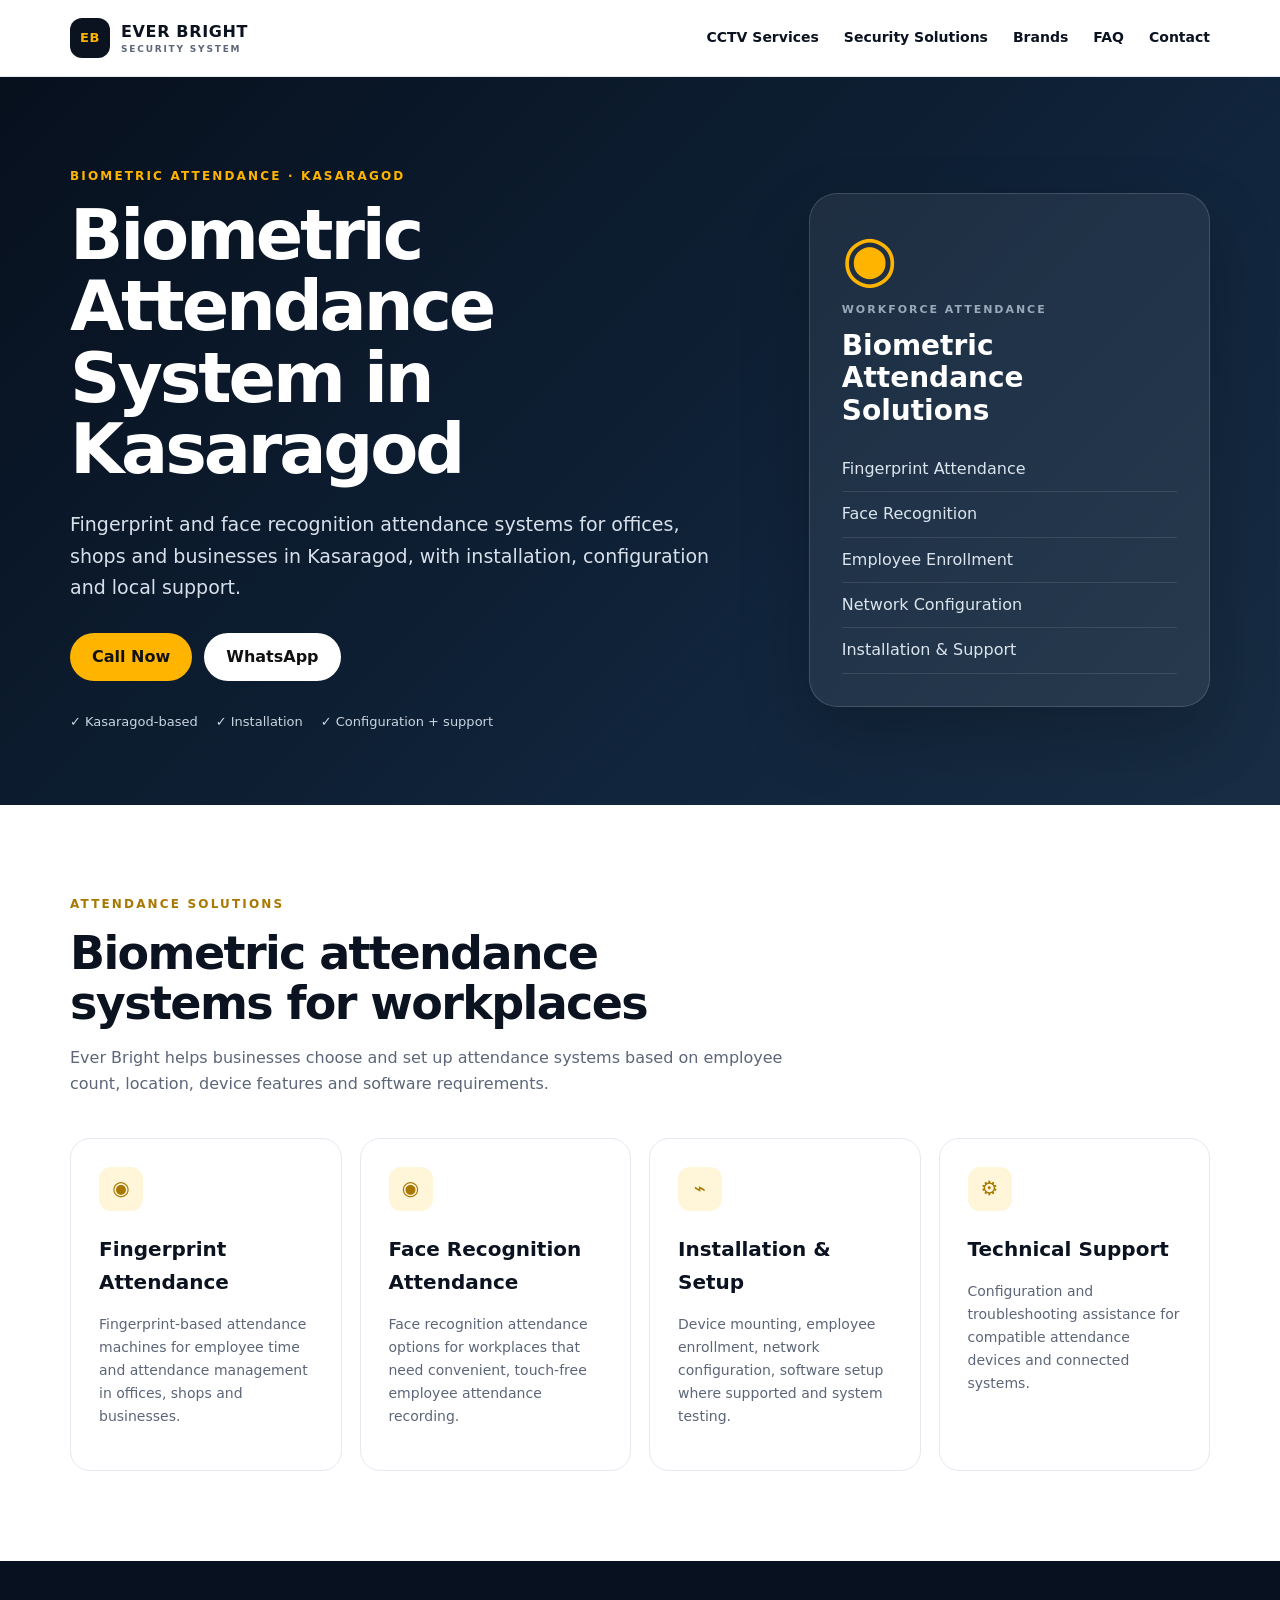
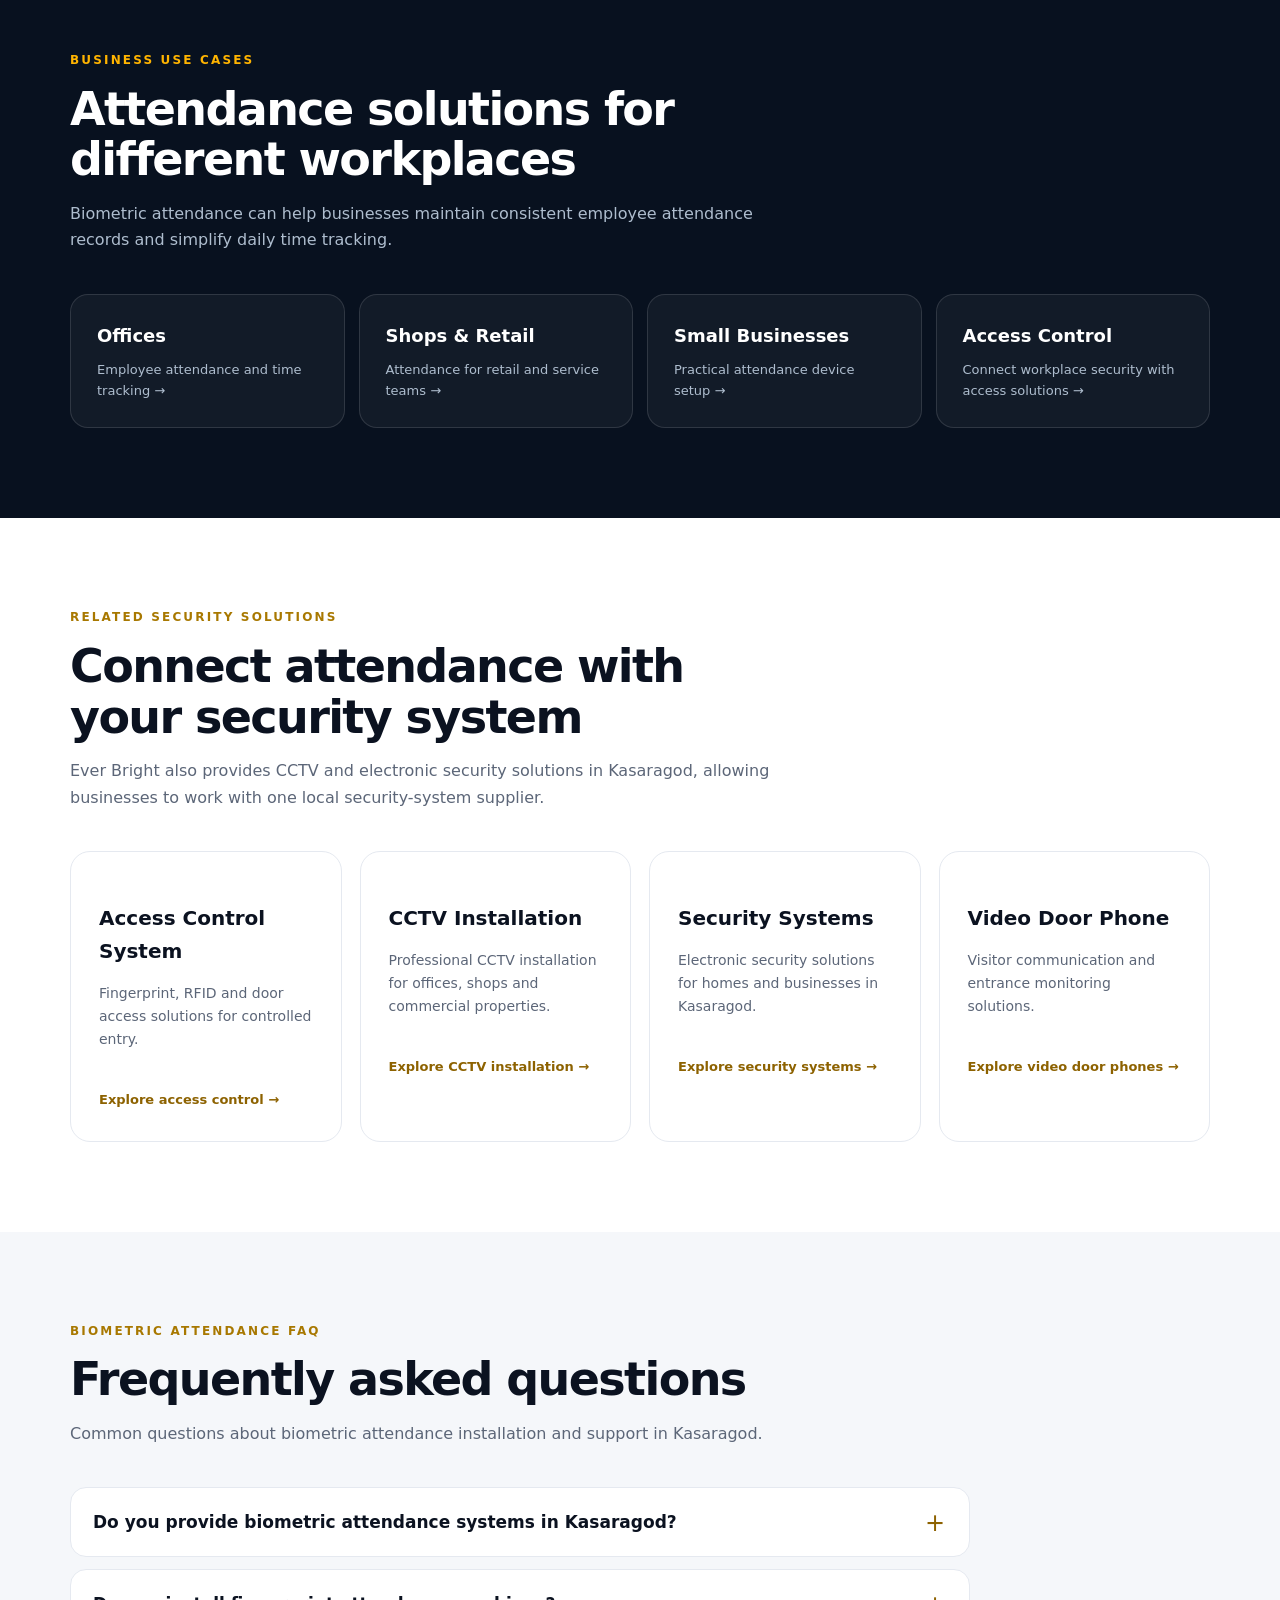
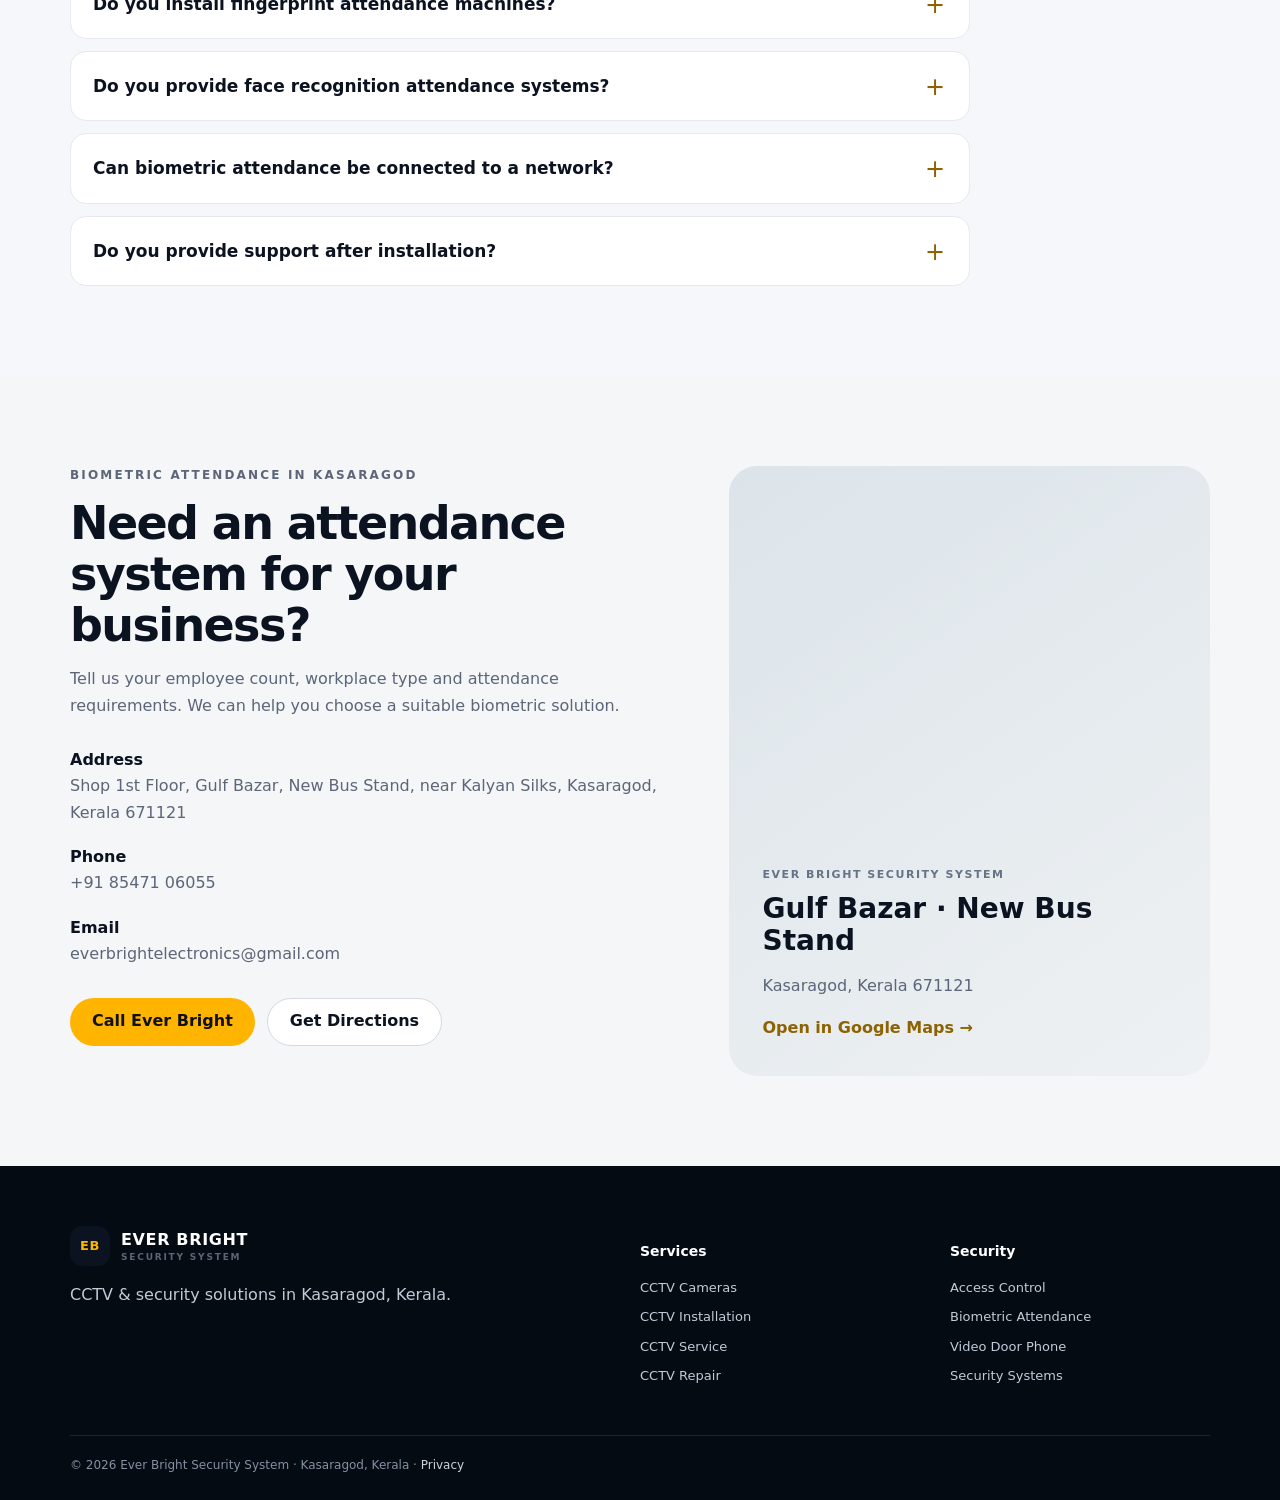
<file: pages/biometric-attendance-kasaragod.html>
<!doctype html>
<html lang="en-IN">
<head>
<meta charset="utf-8">
<meta name="viewport" content="width=device-width,initial-scale=1">
<title>Biometric Attendance System in Kasaragod | Fingerprint & Face Attendance | Ever Bright</title>
<meta name="description" content="Biometric attendance system in Kasaragod for offices, shops and businesses. Ever Bright provides fingerprint and face recognition attendance machines, installation, network configuration and support.">
<meta name="robots" content="index,follow">
<link rel="canonical" href="https://everbrightsolution.in/pages/biometric-attendance-kasaragod.html">
<meta property="og:title" content="Biometric Attendance System in Kasaragod | Ever Bright">
<meta property="og:description" content="Fingerprint and face recognition attendance systems with installation, configuration and support in Kasaragod.">
<meta property="og:type" content="website">
<meta property="og:url" content="https://everbrightsolution.in/pages/biometric-attendance-kasaragod.html">
<link rel="stylesheet" href="../css/style.css">
<script type="application/ld+json">
{"@context":"https://schema.org","@type":"Service","name":"Biometric Attendance System in Kasaragod","serviceType":"Biometric Attendance System","provider":{"@type":"LocalBusiness","name":"Ever Bright Security System","url":"https://everbrightsolution.in/","telephone":"+91-8547106055","address":{"@type":"PostalAddress","streetAddress":"Shop 1st Floor, Gulf Bazar, New Bus Stand, near Kalyan Silks","addressLocality":"Kasaragod","addressRegion":"Kerala","postalCode":"671121","addressCountry":"IN"}},"areaServed":{"@type":"City","name":"Kasaragod"},"description":"Fingerprint and face recognition biometric attendance systems, installation, configuration and support for workplaces in Kasaragod."}
</script>
<script type="application/ld+json">
{"@context":"https://schema.org","@type":"FAQPage","mainEntity":[{"@type":"Question","name":"Do you provide biometric attendance systems in Kasaragod?","acceptedAnswer":{"@type":"Answer","text":"Yes. Ever Bright Security System provides biometric attendance solutions in Kasaragod for offices, shops and businesses, including fingerprint and face recognition devices, installation and configuration."}},{"@type":"Question","name":"Do you install fingerprint attendance machines in Kasaragod?","acceptedAnswer":{"@type":"Answer","text":"Yes. We can install and configure compatible fingerprint attendance machines, including device mounting, network setup, user enrollment and testing."}},{"@type":"Question","name":"Do you provide face recognition attendance systems?","acceptedAnswer":{"@type":"Answer","text":"Yes. Face recognition attendance systems are available for suitable workplace requirements, subject to device features and availability."}},{"@type":"Question","name":"Can biometric attendance be connected to a network?","acceptedAnswer":{"@type":"Answer","text":"Many modern attendance devices support network connectivity. We can help with compatible LAN or network configuration, device setup and testing."}},{"@type":"Question","name":"Do you provide biometric attendance support after installation?","acceptedAnswer":{"@type":"Answer","text":"Yes. Ever Bright provides configuration and troubleshooting support for compatible biometric attendance systems."}}]}
</script>
</head>
<body>
<header class="site-header"><div class="container nav-wrap"><a class="brand" href="../index.html" aria-label="Ever Bright Security System home"><span class="brand-mark">EB</span><span>EVER BRIGHT<small>SECURITY SYSTEM</small></span></a><nav class="nav" aria-label="Main navigation"><a href="../index.html#services">CCTV Services</a><a href="../index.html#solutions">Security Solutions</a><a href="../index.html#brands">Brands</a><a href="../index.html#faq">FAQ</a><a href="../index.html#contact">Contact</a></nav></div></header>
<main>
<section class="hero"><div class="container hero-grid"><div><p class="eyebrow">BIOMETRIC ATTENDANCE · KASARAGOD</p><h1>Biometric Attendance System in Kasaragod</h1><p class="hero-copy">Fingerprint and face recognition attendance systems for offices, shops and businesses in Kasaragod, with installation, configuration and local support.</p><div class="actions"><a class="btn primary" href="tel:+918547106055">Call Now</a><a class="btn light" href="https://wa.me/918547106055?text=Hello%20Ever%20Bright%2C%20I%20need%20a%20biometric%20attendance%20system%20in%20Kasaragod." target="_blank" rel="noopener">WhatsApp</a></div><div class="trust-row"><span>✓ Kasaragod-based</span><span>✓ Installation</span><span>✓ Configuration + support</span></div></div><div class="hero-card"><div class="camera-icon">◉</div><p>WORKFORCE ATTENDANCE</p><h2>Biometric Attendance Solutions</h2><ul><li>Fingerprint Attendance</li><li>Face Recognition</li><li>Employee Enrollment</li><li>Network Configuration</li><li>Installation &amp; Support</li></ul></div></div></section>
<section class="section"><div class="container"><div class="section-head"><p class="eyebrow">ATTENDANCE SOLUTIONS</p><h2>Biometric attendance systems for workplaces</h2><p>Ever Bright helps businesses choose and set up attendance systems based on employee count, location, device features and software requirements.</p></div><div class="cards"><div class="card"><span class="icon">◉</span><h3>Fingerprint Attendance</h3><p>Fingerprint-based attendance machines for employee time and attendance management in offices, shops and businesses.</p></div><div class="card"><span class="icon">◉</span><h3>Face Recognition Attendance</h3><p>Face recognition attendance options for workplaces that need convenient, touch-free employee attendance recording.</p></div><div class="card"><span class="icon">⌁</span><h3>Installation &amp; Setup</h3><p>Device mounting, employee enrollment, network configuration, software setup where supported and system testing.</p></div><div class="card"><span class="icon">⚙</span><h3>Technical Support</h3><p>Configuration and troubleshooting assistance for compatible attendance devices and connected systems.</p></div></div></div></section>
<section class="section dark"><div class="container"><div class="section-head"><p class="eyebrow">BUSINESS USE CASES</p><h2>Attendance solutions for different workplaces</h2><p>Biometric attendance can help businesses maintain consistent employee attendance records and simplify daily time tracking.</p></div><div class="solution-grid"><a href="../index.html#contact"><strong>Offices</strong><span>Employee attendance and time tracking →</span></a><a href="../index.html#contact"><strong>Shops &amp; Retail</strong><span>Attendance for retail and service teams →</span></a><a href="../index.html#contact"><strong>Small Businesses</strong><span>Practical attendance device setup →</span></a><a href="../pages/access-control-kasaragod.html"><strong>Access Control</strong><span>Connect workplace security with access solutions →</span></a></div></div></section>
<section class="section"><div class="container"><div class="section-head"><p class="eyebrow">RELATED SECURITY SOLUTIONS</p><h2>Connect attendance with your security system</h2><p>Ever Bright also provides CCTV and electronic security solutions in Kasaragod, allowing businesses to work with one local security-system supplier.</p></div><div class="cards"><a class="card" href="../pages/access-control-kasaragod.html"><h3>Access Control System</h3><p>Fingerprint, RFID and door access solutions for controlled entry.</p><span class="arrow">Explore access control →</span></a><a class="card" href="../pages/cctv-installation-kasaragod.html"><h3>CCTV Installation</h3><p>Professional CCTV installation for offices, shops and commercial properties.</p><span class="arrow">Explore CCTV installation →</span></a><a class="card" href="../pages/security-systems-kasaragod.html"><h3>Security Systems</h3><p>Electronic security solutions for homes and businesses in Kasaragod.</p><span class="arrow">Explore security systems →</span></a><a class="card" href="../pages/video-door-phone-kasaragod.html"><h3>Video Door Phone</h3><p>Visitor communication and entrance monitoring solutions.</p><span class="arrow">Explore video door phones →</span></a></div></div></section>
<section class="section soft"><div class="container"><div class="section-head"><p class="eyebrow">BIOMETRIC ATTENDANCE FAQ</p><h2>Frequently asked questions</h2><p>Common questions about biometric attendance installation and support in Kasaragod.</p></div><div class="faq-list"><details><summary>Do you provide biometric attendance systems in Kasaragod?</summary><p>Yes. We provide biometric attendance solutions for offices, shops and businesses, including fingerprint and face recognition devices, installation and configuration.</p></details><details><summary>Do you install fingerprint attendance machines?</summary><p>Yes. We can install and configure compatible fingerprint attendance machines, including device mounting, network setup, employee enrollment and testing.</p></details><details><summary>Do you provide face recognition attendance systems?</summary><p>Yes. Face recognition attendance systems are available for suitable workplace requirements, subject to device features and availability.</p></details><details><summary>Can biometric attendance be connected to a network?</summary><p>Many modern attendance devices support network connectivity. We can help with compatible LAN or network configuration, device setup and testing.</p></details><details><summary>Do you provide support after installation?</summary><p>Yes. Ever Bright provides configuration and troubleshooting support for compatible biometric attendance systems.</p></details></div></div></section>
<section class="contact-section"><div class="container contact-grid"><div><p class="eyebrow">BIOMETRIC ATTENDANCE IN KASARAGOD</p><h2>Need an attendance system for your business?</h2><p>Tell us your employee count, workplace type and attendance requirements. We can help you choose a suitable biometric solution.</p><div class="contact-details"><p><strong>Address</strong><br>Shop 1st Floor, Gulf Bazar, New Bus Stand, near Kalyan Silks, Kasaragod, Kerala 671121</p><p><strong>Phone</strong><br><a href="tel:+918547106055">+91 85471 06055</a></p><p><strong>Email</strong><br><a href="mailto:everbrightelectronics@gmail.com">everbrightelectronics@gmail.com</a></p></div><div class="actions"><a class="btn primary" href="tel:+918547106055">Call Ever Bright</a><a class="btn outline" href="https://www.google.com/maps/search/?api=1&amp;query=Ever+Bright+Security+System+Kasaragod" target="_blank" rel="noopener">Get Directions</a></div></div><div class="map-card"><span>EVER BRIGHT SECURITY SYSTEM</span><strong>Gulf Bazar · New Bus Stand</strong><p>Kasaragod, Kerala 671121</p><a href="https://www.google.com/maps/search/?api=1&amp;query=Ever+Bright+Security+System+Kasaragod" target="_blank" rel="noopener">Open in Google Maps →</a></div></div></section>
</main>
<footer><div class="container footer-grid"><div><a class="brand footer-brand" href="../index.html"><span class="brand-mark">EB</span><span>EVER BRIGHT<small>SECURITY SYSTEM</small></span></a><p>CCTV &amp; security solutions in Kasaragod, Kerala.</p></div><div><h3>Services</h3><a href="../pages/cctv-cameras-kasaragod.html">CCTV Cameras</a><a href="../pages/cctv-installation-kasaragod.html">CCTV Installation</a><a href="../pages/cctv-service-kasaragod.html">CCTV Service</a><a href="../pages/cctv-repair-kasaragod.html">CCTV Repair</a></div><div><h3>Security</h3><a href="../pages/access-control-kasaragod.html">Access Control</a><a href="../pages/biometric-attendance-kasaragod.html">Biometric Attendance</a><a href="../pages/video-door-phone-kasaragod.html">Video Door Phone</a><a href="../pages/security-systems-kasaragod.html">Security Systems</a></div></div><div class="container copyright">© 2026 Ever Bright Security System · Kasaragod, Kerala · <a href="../privacy.html">Privacy</a></div></footer>
</body>
</html>
</file>
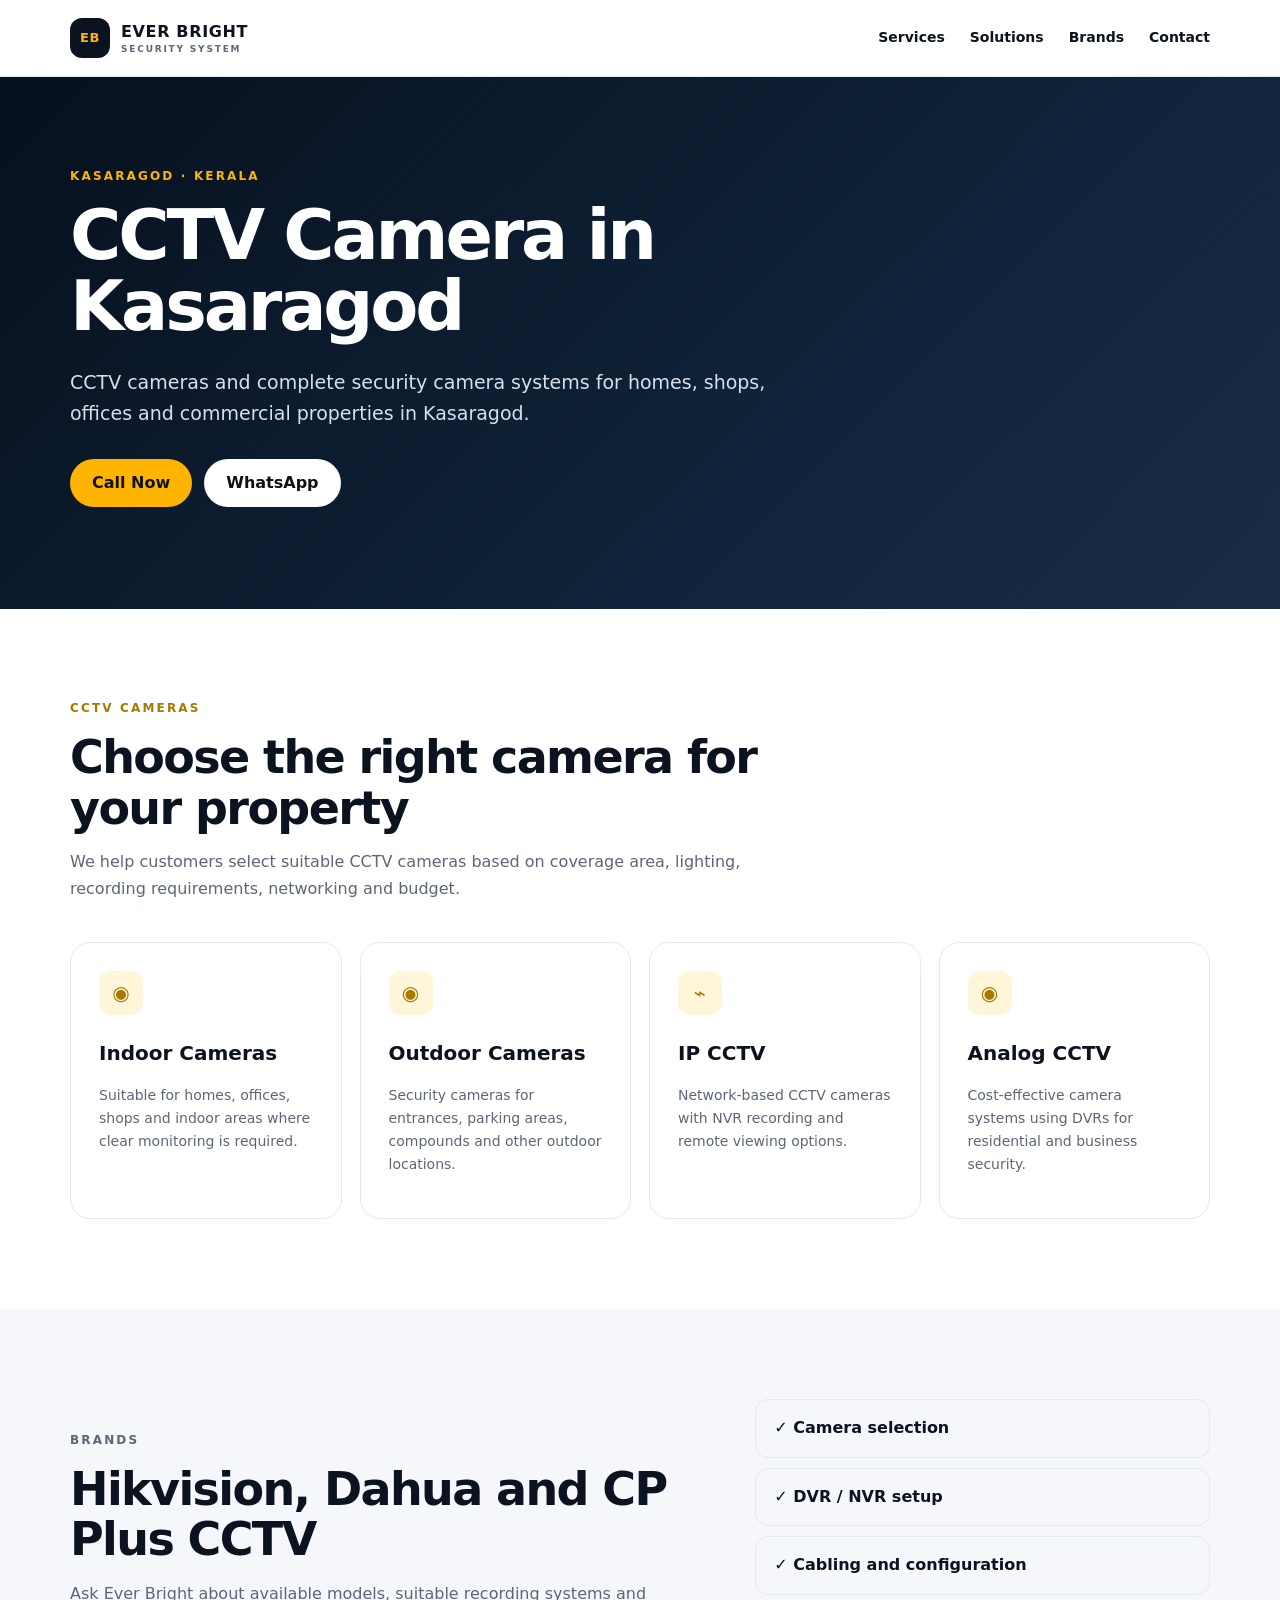
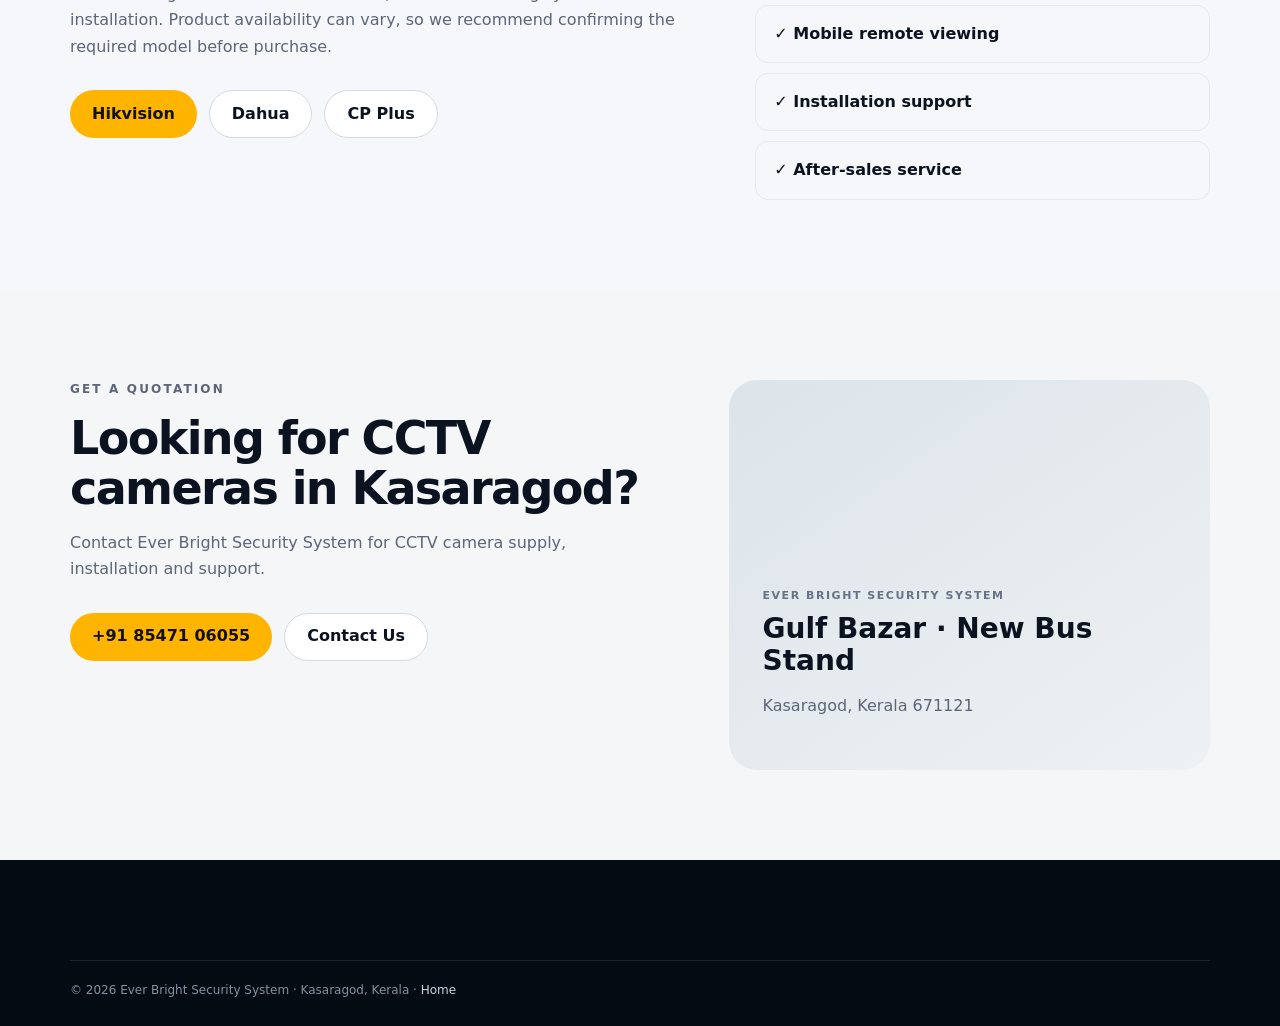
<file: pages/cctv-cameras-kasaragod.html>
<!doctype html><html lang="en-IN"><head><meta charset="utf-8"><meta name="viewport" content="width=device-width,initial-scale=1"><title>CCTV Camera in Kasaragod | CCTV Dealer & Supplier | Ever Bright</title><meta name="description" content="Buy CCTV cameras in Kasaragod from Ever Bright Security System. CCTV camera solutions for homes, shops, offices and commercial properties with installation and support."><link rel="canonical" href="https://everbrightsolution.in/pages/cctv-cameras-kasaragod.html"><link rel="stylesheet" href="../css/style.css"></head><body><header class="site-header"><div class="container nav-wrap"><a class="brand" href="../index.html"><span class="brand-mark">EB</span><span>EVER BRIGHT<small>SECURITY SYSTEM</small></span></a><nav class="nav"><a href="../index.html#services">Services</a><a href="../index.html#solutions">Solutions</a><a href="../index.html#brands">Brands</a><a href="../index.html#contact">Contact</a></nav></div></header><main><section class="hero"><div class="container"><p class="eyebrow">KASARAGOD · KERALA</p><h1>CCTV Camera in Kasaragod</h1><p class="hero-copy">CCTV cameras and complete security camera systems for homes, shops, offices and commercial properties in Kasaragod.</p><div class="actions"><a class="btn primary" href="tel:+918547106055">Call Now</a><a class="btn light" href="https://wa.me/918547106055?text=I%20need%20CCTV%20cameras%20in%20Kasaragod" target="_blank" rel="noopener">WhatsApp</a></div></div></section><section class="section"><div class="container"><div class="section-head"><p class="eyebrow">CCTV CAMERAS</p><h2>Choose the right camera for your property</h2><p>We help customers select suitable CCTV cameras based on coverage area, lighting, recording requirements, networking and budget.</p></div><div class="cards"><div class="card"><span class="icon">◉</span><h3>Indoor Cameras</h3><p>Suitable for homes, offices, shops and indoor areas where clear monitoring is required.</p></div><div class="card"><span class="icon">◉</span><h3>Outdoor Cameras</h3><p>Security cameras for entrances, parking areas, compounds and other outdoor locations.</p></div><div class="card"><span class="icon">⌁</span><h3>IP CCTV</h3><p>Network-based CCTV cameras with NVR recording and remote viewing options.</p></div><div class="card"><span class="icon">◉</span><h3>Analog CCTV</h3><p>Cost-effective camera systems using DVRs for residential and business security.</p></div></div></div></section><section class="section soft"><div class="container about-grid"><div><p class="eyebrow">BRANDS</p><h2>Hikvision, Dahua and CP Plus CCTV</h2><p>Ask Ever Bright about available models, suitable recording systems and installation. Product availability can vary, so we recommend confirming the required model before purchase.</p><div class="actions"><a class="btn primary" href="../pages/hikvision-cctv-kasaragod.html">Hikvision</a><a class="btn outline" href="../pages/dahua-cctv-kasaragod.html">Dahua</a><a class="btn outline" href="../pages/cp-plus-cctv-kasaragod.html">CP Plus</a></div></div><div class="check-list"><div>✓ Camera selection</div><div>✓ DVR / NVR setup</div><div>✓ Cabling and configuration</div><div>✓ Mobile remote viewing</div><div>✓ Installation support</div><div>✓ After-sales service</div></div></div></section><section class="contact-section"><div class="container contact-grid"><div><p class="eyebrow">GET A QUOTATION</p><h2>Looking for CCTV cameras in Kasaragod?</h2><p>Contact Ever Bright Security System for CCTV camera supply, installation and support.</p><div class="actions"><a class="btn primary" href="tel:+918547106055">+91 85471 06055</a><a class="btn outline" href="../index.html#contact">Contact Us</a></div></div><div class="map-card"><span>EVER BRIGHT SECURITY SYSTEM</span><strong>Gulf Bazar · New Bus Stand</strong><p>Kasaragod, Kerala 671121</p></div></div></section></main><footer><div class="container copyright">© 2026 Ever Bright Security System · Kasaragod, Kerala · <a href="../index.html">Home</a></div></footer></body></html>
</file>
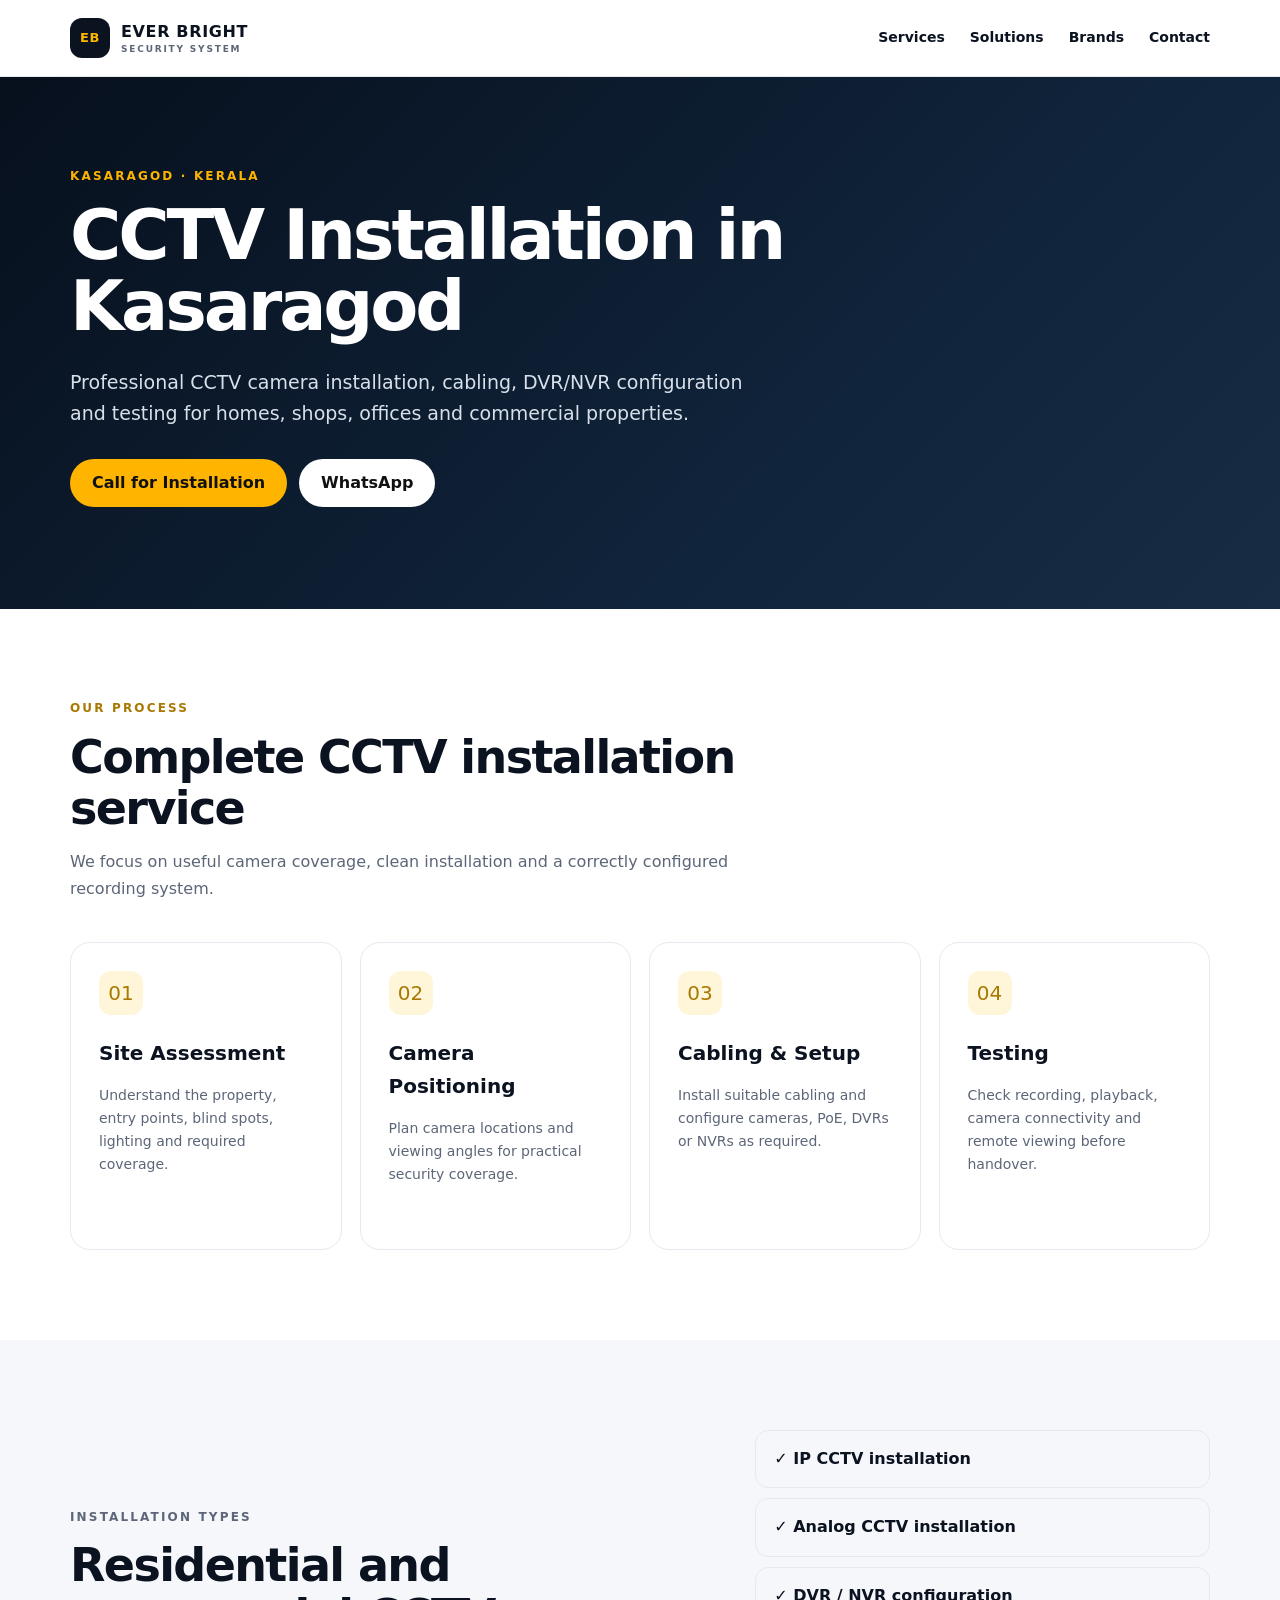
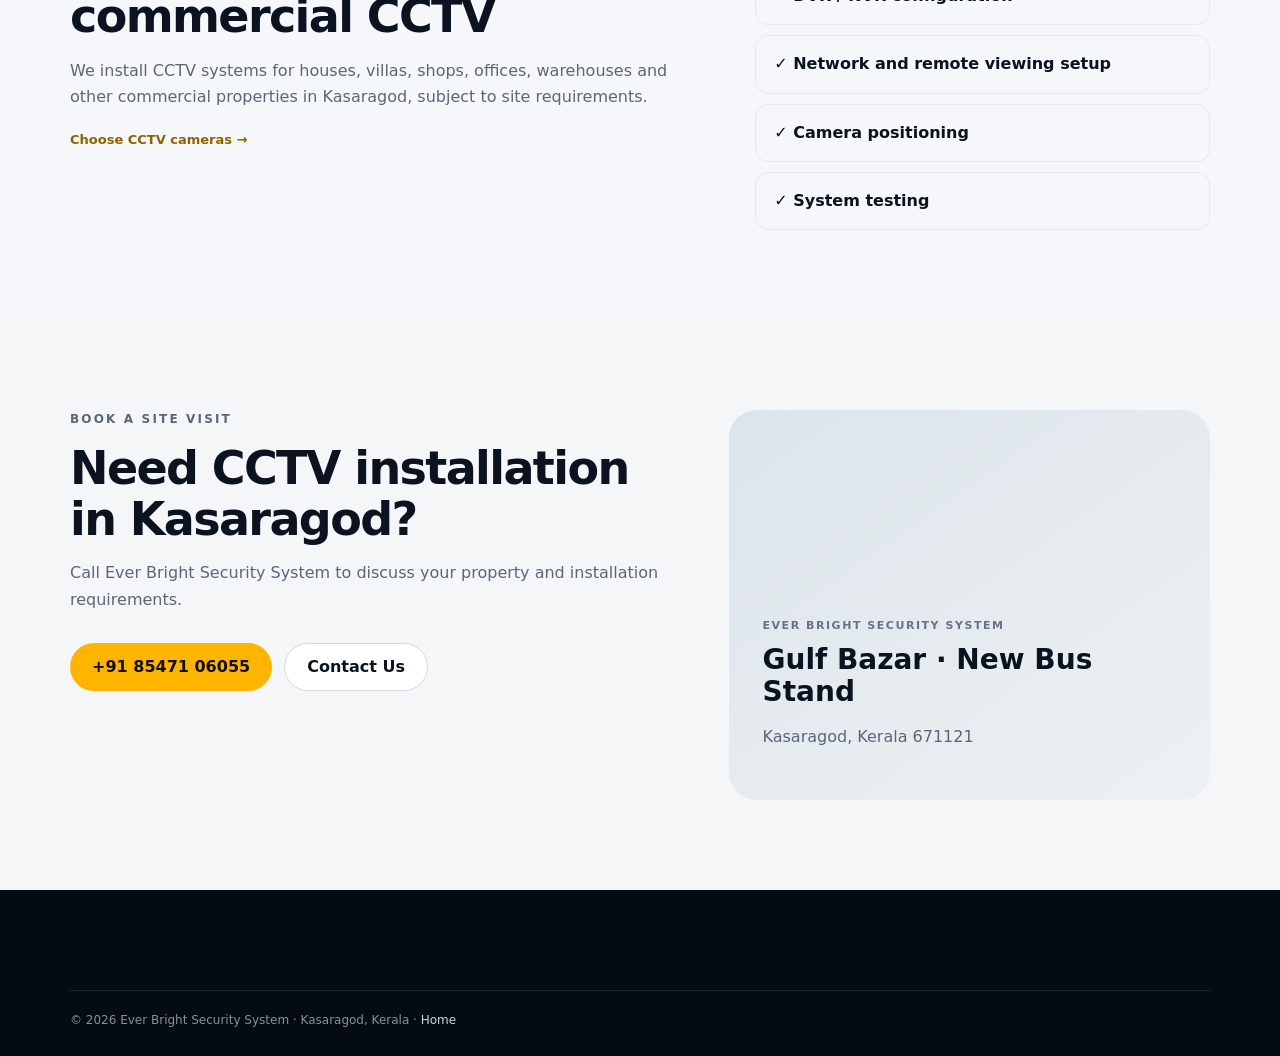
<file: pages/cctv-installation-kasaragod.html>
<!doctype html><html lang="en-IN"><head><meta charset="utf-8"><meta name="viewport" content="width=device-width,initial-scale=1"><title>CCTV Installation in Kasaragod | Ever Bright Security System</title><meta name="description" content="Professional CCTV installation in Kasaragod for homes, shops, offices and commercial properties. Camera positioning, cabling, DVR/NVR configuration and testing by Ever Bright."><link rel="canonical" href="https://everbrightsolution.in/pages/cctv-installation-kasaragod.html"><link rel="stylesheet" href="../css/style.css"></head><body><header class="site-header"><div class="container nav-wrap"><a class="brand" href="../index.html"><span class="brand-mark">EB</span><span>EVER BRIGHT<small>SECURITY SYSTEM</small></span></a><nav class="nav"><a href="../index.html#services">Services</a><a href="../index.html#solutions">Solutions</a><a href="../index.html#brands">Brands</a><a href="../index.html#contact">Contact</a></nav></div></header><main><section class="hero"><div class="container"><p class="eyebrow">KASARAGOD · KERALA</p><h1>CCTV Installation in Kasaragod</h1><p class="hero-copy">Professional CCTV camera installation, cabling, DVR/NVR configuration and testing for homes, shops, offices and commercial properties.</p><div class="actions"><a class="btn primary" href="tel:+918547106055">Call for Installation</a><a class="btn light" href="https://wa.me/918547106055?text=I%20need%20CCTV%20installation%20in%20Kasaragod" target="_blank" rel="noopener">WhatsApp</a></div></div></section><section class="section"><div class="container"><div class="section-head"><p class="eyebrow">OUR PROCESS</p><h2>Complete CCTV installation service</h2><p>We focus on useful camera coverage, clean installation and a correctly configured recording system.</p></div><div class="cards"><div class="card"><span class="icon">01</span><h3>Site Assessment</h3><p>Understand the property, entry points, blind spots, lighting and required coverage.</p></div><div class="card"><span class="icon">02</span><h3>Camera Positioning</h3><p>Plan camera locations and viewing angles for practical security coverage.</p></div><div class="card"><span class="icon">03</span><h3>Cabling & Setup</h3><p>Install suitable cabling and configure cameras, PoE, DVRs or NVRs as required.</p></div><div class="card"><span class="icon">04</span><h3>Testing</h3><p>Check recording, playback, camera connectivity and remote viewing before handover.</p></div></div></div></section><section class="section soft"><div class="container about-grid"><div><p class="eyebrow">INSTALLATION TYPES</p><h2>Residential and commercial CCTV</h2><p>We install CCTV systems for houses, villas, shops, offices, warehouses and other commercial properties in Kasaragod, subject to site requirements.</p><a class="text-link" href="../pages/cctv-cameras-kasaragod.html">Choose CCTV cameras →</a></div><div class="check-list"><div>✓ IP CCTV installation</div><div>✓ Analog CCTV installation</div><div>✓ DVR / NVR configuration</div><div>✓ Network and remote viewing setup</div><div>✓ Camera positioning</div><div>✓ System testing</div></div></div></section><section class="contact-section"><div class="container contact-grid"><div><p class="eyebrow">BOOK A SITE VISIT</p><h2>Need CCTV installation in Kasaragod?</h2><p>Call Ever Bright Security System to discuss your property and installation requirements.</p><div class="actions"><a class="btn primary" href="tel:+918547106055">+91 85471 06055</a><a class="btn outline" href="../index.html#contact">Contact Us</a></div></div><div class="map-card"><span>EVER BRIGHT SECURITY SYSTEM</span><strong>Gulf Bazar · New Bus Stand</strong><p>Kasaragod, Kerala 671121</p></div></div></section></main><footer><div class="container copyright">© 2026 Ever Bright Security System · Kasaragod, Kerala · <a href="../index.html">Home</a></div></footer></body></html>
</file>
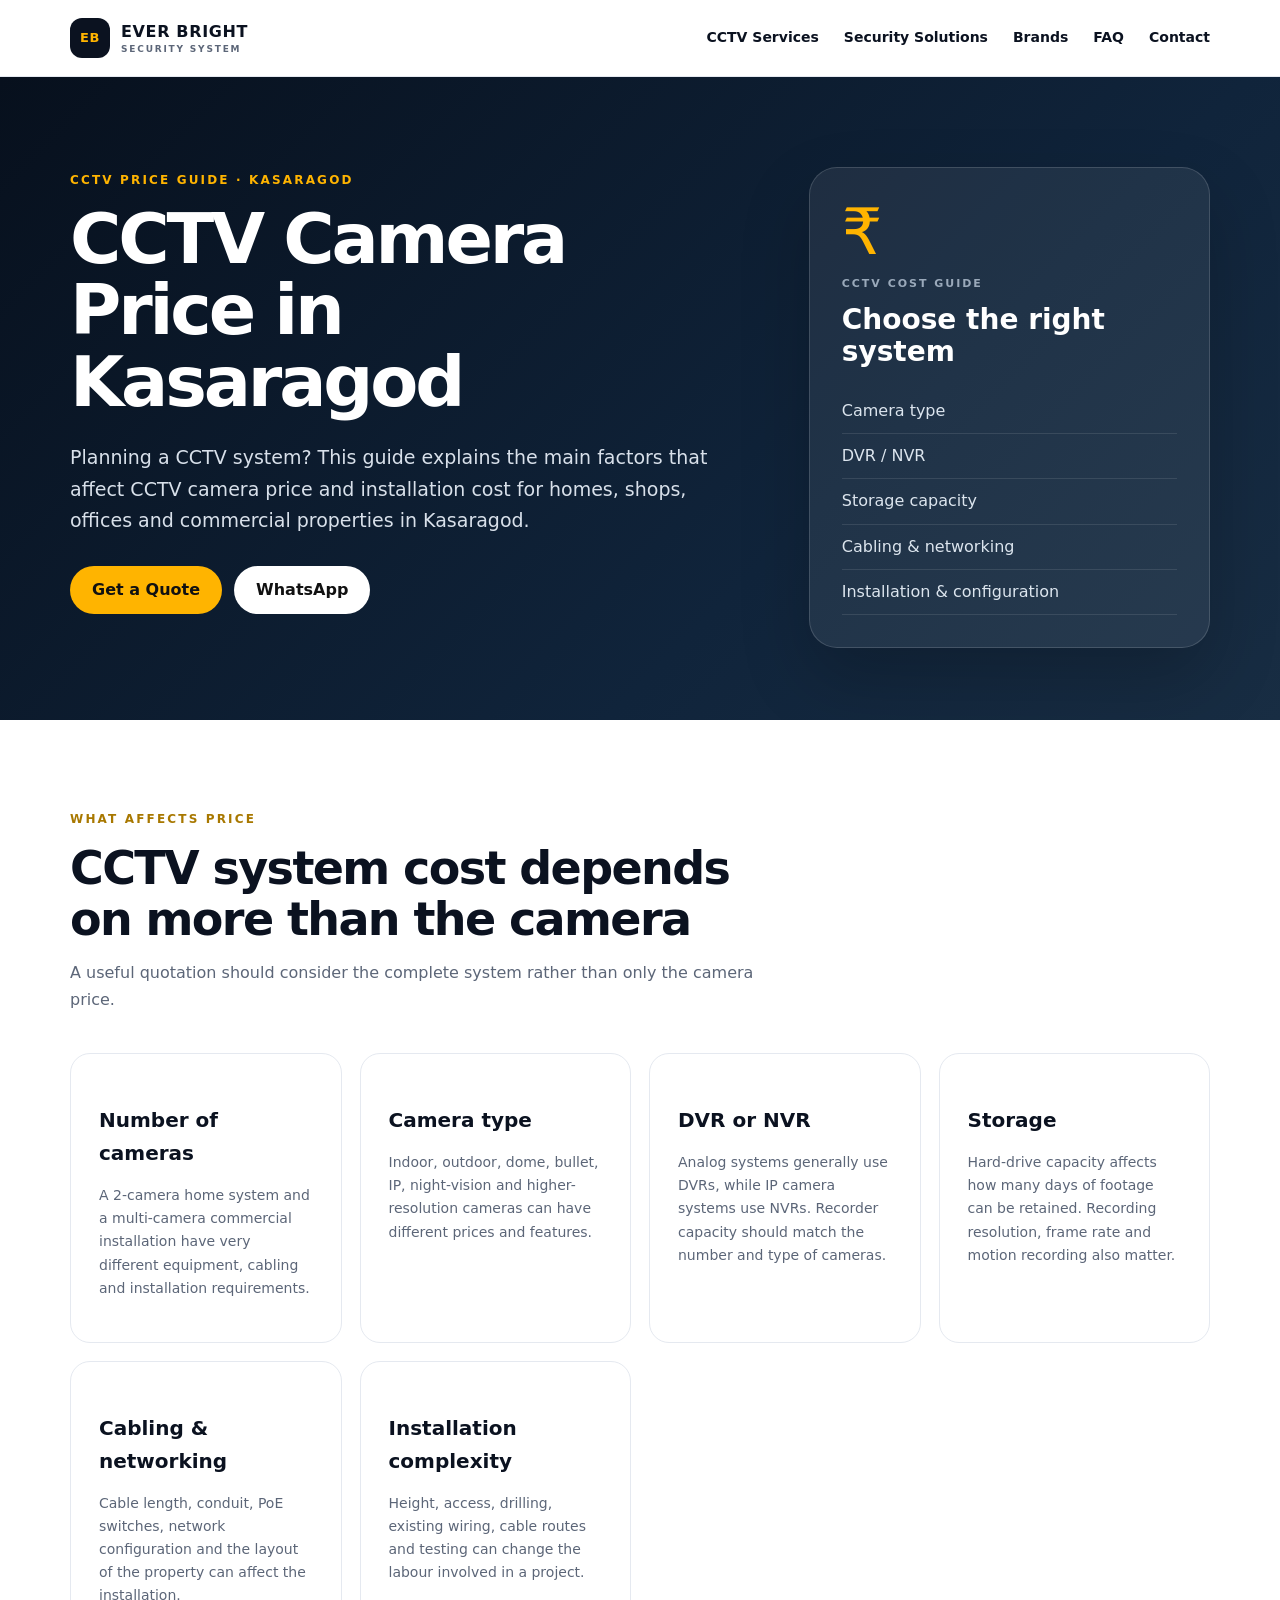
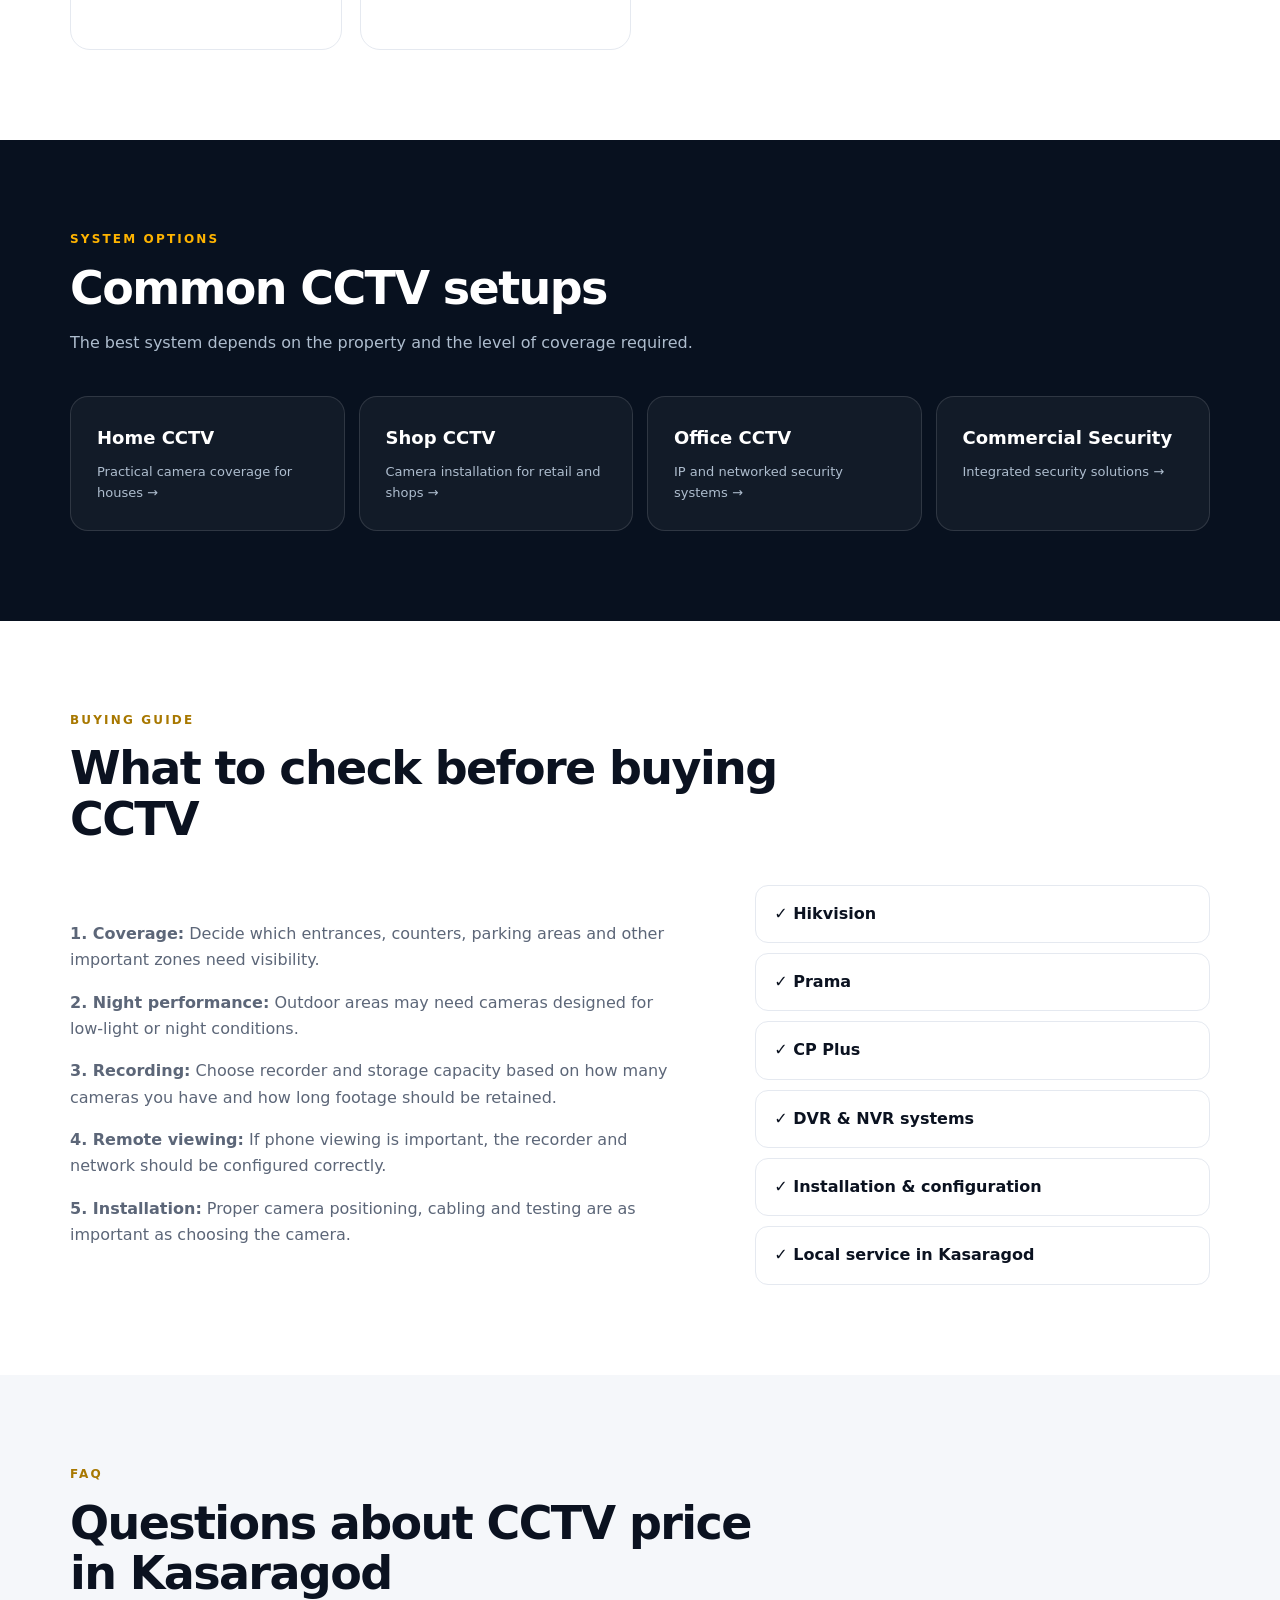
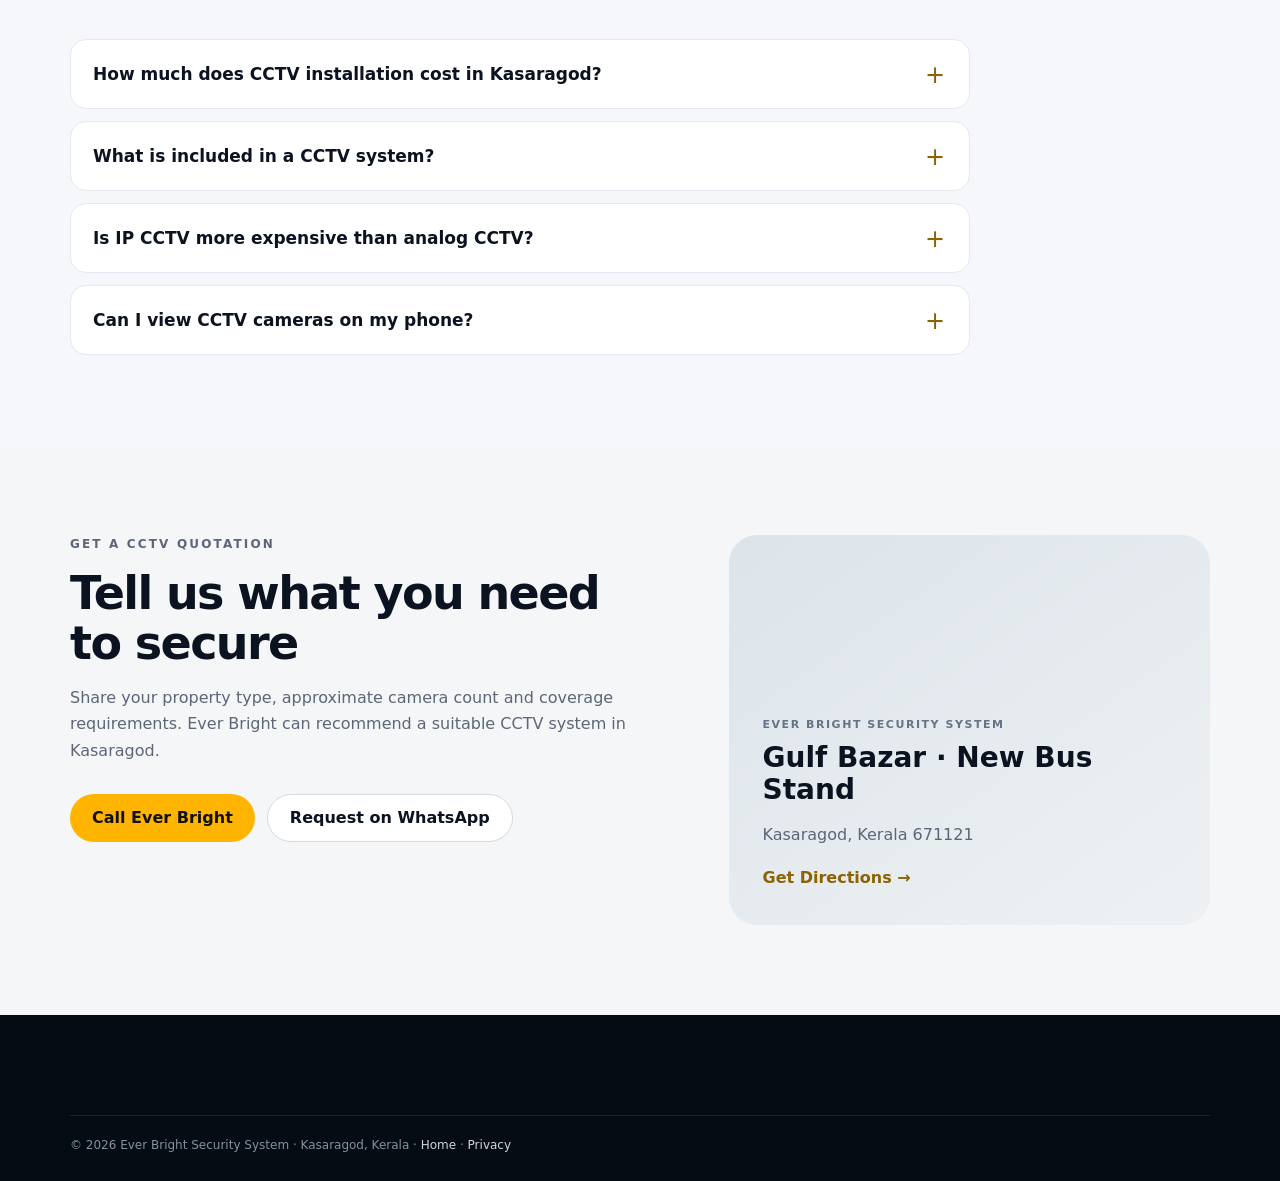
<file: pages/cctv-price-kasaragod.html>
<!doctype html>
<html lang="en-IN">
<head>
<meta charset="utf-8">
<meta name="viewport" content="width=device-width,initial-scale=1">
<title>CCTV Camera Price in Kasaragod | CCTV Cost Guide | Ever Bright</title>
<meta name="description" content="CCTV camera price and installation cost guide for Kasaragod. Learn what affects CCTV system pricing, including cameras, DVR/NVR, storage, cabling, installation and remote viewing.">
<meta name="robots" content="index,follow">
<link rel="canonical" href="https://everbrightsolution.in/pages/cctv-price-kasaragod.html">
<meta property="og:title" content="CCTV Camera Price in Kasaragod | Ever Bright">
<meta property="og:description" content="A practical guide to CCTV camera prices, installation cost and CCTV system options in Kasaragod.">
<meta property="og:type" content="article">
<meta property="og:url" content="https://everbrightsolution.in/pages/cctv-price-kasaragod.html">
<link rel="stylesheet" href="../css/style.css">
<script type="application/ld+json">{"@context":"https://schema.org","@type":"Article","headline":"CCTV Camera Price in Kasaragod: CCTV Cost Guide","description":"A practical guide to CCTV camera and installation costs in Kasaragod.","author":{"@type":"Organization","name":"Ever Bright Security System"},"publisher":{"@type":"Organization","name":"Ever Bright Security System"},"mainEntityOfPage":{"@type":"WebPage","@id":"https://everbrightsolution.in/pages/cctv-price-kasaragod.html"},"about":["CCTV cameras","CCTV installation","DVR","NVR","security systems"],"inLanguage":"en-IN"}</script>
<script type="application/ld+json">{"@context":"https://schema.org","@type":"FAQPage","mainEntity":[{"@type":"Question","name":"How much does CCTV installation cost in Kasaragod?","acceptedAnswer":{"@type":"Answer","text":"CCTV project cost varies according to the number and type of cameras, DVR or NVR, hard-drive capacity, cable length, installation complexity, networking and other equipment. A site assessment gives the most accurate quotation."}},{"@type":"Question","name":"What is included in a CCTV system?","acceptedAnswer":{"@type":"Answer","text":"A typical system can include cameras, DVR or NVR, hard drive, power supply, cables, connectors, networking equipment where required, installation and configuration."}},{"@type":"Question","name":"Is IP CCTV more expensive than analog CCTV?","acceptedAnswer":{"@type":"Answer","text":"IP CCTV can have a higher initial equipment cost because of network cameras, PoE and NVR requirements, but the right choice depends on the property, cabling and features required."}},{"@type":"Question","name":"Can I view CCTV cameras on my phone?","acceptedAnswer":{"@type":"Answer","text":"Many modern CCTV systems support remote mobile viewing when the recorder, network and mobile application are configured correctly."}}]}</script>
</head>
<body>
<header class="site-header"><div class="container nav-wrap"><a class="brand" href="../index.html" aria-label="Ever Bright Security System home"><span class="brand-mark">EB</span><span>EVER BRIGHT<small>SECURITY SYSTEM</small></span></a><nav class="nav" aria-label="Main navigation"><a href="../index.html#services">CCTV Services</a><a href="../index.html#solutions">Security Solutions</a><a href="../index.html#brands">Brands</a><a href="../index.html#faq">FAQ</a><a href="../index.html#contact">Contact</a></nav></div></header>
<main>
<section class="hero"><div class="container hero-grid"><div><p class="eyebrow">CCTV PRICE GUIDE · KASARAGOD</p><h1>CCTV Camera Price in Kasaragod</h1><p class="hero-copy">Planning a CCTV system? This guide explains the main factors that affect CCTV camera price and installation cost for homes, shops, offices and commercial properties in Kasaragod.</p><div class="actions"><a class="btn primary" href="tel:+918547106055">Get a Quote</a><a class="btn light" href="https://wa.me/918547106055?text=Hello%20Ever%20Bright%2C%20I%20want%20a%20CCTV%20quotation%20in%20Kasaragod." target="_blank" rel="noopener">WhatsApp</a></div></div><div class="hero-card"><div class="camera-icon">₹</div><p>CCTV COST GUIDE</p><h2>Choose the right system</h2><ul><li>Camera type</li><li>DVR / NVR</li><li>Storage capacity</li><li>Cabling &amp; networking</li><li>Installation &amp; configuration</li></ul></div></div></section>
<section class="section"><div class="container"><div class="section-head"><p class="eyebrow">WHAT AFFECTS PRICE</p><h2>CCTV system cost depends on more than the camera</h2><p>A useful quotation should consider the complete system rather than only the camera price.</p></div><div class="cards"><div class="card"><h3>Number of cameras</h3><p>A 2-camera home system and a multi-camera commercial installation have very different equipment, cabling and installation requirements.</p></div><div class="card"><h3>Camera type</h3><p>Indoor, outdoor, dome, bullet, IP, night-vision and higher-resolution cameras can have different prices and features.</p></div><div class="card"><h3>DVR or NVR</h3><p>Analog systems generally use DVRs, while IP camera systems use NVRs. Recorder capacity should match the number and type of cameras.</p></div><div class="card"><h3>Storage</h3><p>Hard-drive capacity affects how many days of footage can be retained. Recording resolution, frame rate and motion recording also matter.</p></div><div class="card"><h3>Cabling &amp; networking</h3><p>Cable length, conduit, PoE switches, network configuration and the layout of the property can affect the installation.</p></div><div class="card"><h3>Installation complexity</h3><p>Height, access, drilling, existing wiring, cable routes and testing can change the labour involved in a project.</p></div></div></div></section>
<section class="section dark"><div class="container"><div class="section-head"><p class="eyebrow">SYSTEM OPTIONS</p><h2>Common CCTV setups</h2><p>The best system depends on the property and the level of coverage required.</p></div><div class="solution-grid"><a href="../pages/cctv-cameras-kasaragod.html"><strong>Home CCTV</strong><span>Practical camera coverage for houses →</span></a><a href="../pages/cctv-installation-kasaragod.html"><strong>Shop CCTV</strong><span>Camera installation for retail and shops →</span></a><a href="../pages/cctv-installation-kasaragod.html"><strong>Office CCTV</strong><span>IP and networked security systems →</span></a><a href="../pages/security-systems-kasaragod.html"><strong>Commercial Security</strong><span>Integrated security solutions →</span></a></div></div></section>
<section class="section"><div class="container"><div class="section-head"><p class="eyebrow">BUYING GUIDE</p><h2>What to check before buying CCTV</h2></div><div class="about-grid"><div><p><strong>1. Coverage:</strong> Decide which entrances, counters, parking areas and other important zones need visibility.</p><p><strong>2. Night performance:</strong> Outdoor areas may need cameras designed for low-light or night conditions.</p><p><strong>3. Recording:</strong> Choose recorder and storage capacity based on how many cameras you have and how long footage should be retained.</p><p><strong>4. Remote viewing:</strong> If phone viewing is important, the recorder and network should be configured correctly.</p><p><strong>5. Installation:</strong> Proper camera positioning, cabling and testing are as important as choosing the camera.</p></div><div class="check-list"><div>✓ Hikvision</div><div>✓ Prama</div><div>✓ CP Plus</div><div>✓ DVR &amp; NVR systems</div><div>✓ Installation &amp; configuration</div><div>✓ Local service in Kasaragod</div></div></div></div></section>
<section class="section soft"><div class="container"><div class="section-head"><p class="eyebrow">FAQ</p><h2>Questions about CCTV price in Kasaragod</h2></div><div class="faq-list"><details><summary>How much does CCTV installation cost in Kasaragod?</summary><p>The total cost depends on cameras, recorder, storage, cabling, networking and installation complexity. Contact us for a quotation based on your property.</p></details><details><summary>What is included in a CCTV system?</summary><p>A typical system can include cameras, DVR or NVR, hard drive, power equipment, cables, connectors, networking equipment where required, installation and configuration.</p></details><details><summary>Is IP CCTV more expensive than analog CCTV?</summary><p>IP CCTV can have a higher initial equipment cost, but the right choice depends on the property, existing cabling, features and required coverage.</p></details><details><summary>Can I view CCTV cameras on my phone?</summary><p>Many modern CCTV systems support mobile viewing when the recorder, internet connection and mobile application are configured correctly.</p></details></div></div></section>
<section class="contact-section"><div class="container contact-grid"><div><p class="eyebrow">GET A CCTV QUOTATION</p><h2>Tell us what you need to secure</h2><p>Share your property type, approximate camera count and coverage requirements. Ever Bright can recommend a suitable CCTV system in Kasaragod.</p><div class="actions"><a class="btn primary" href="tel:+918547106055">Call Ever Bright</a><a class="btn outline" href="https://wa.me/918547106055?text=Hello%20Ever%20Bright%2C%20I%20want%20a%20CCTV%20quotation%20in%20Kasaragod." target="_blank" rel="noopener">Request on WhatsApp</a></div></div><div class="map-card"><span>EVER BRIGHT SECURITY SYSTEM</span><strong>Gulf Bazar · New Bus Stand</strong><p>Kasaragod, Kerala 671121</p><a href="https://www.google.com/maps/search/?api=1&amp;query=Ever+Bright+Security+System+Kasaragod" target="_blank" rel="noopener">Get Directions →</a></div></div></section>
</main>
<footer><div class="container copyright">© 2026 Ever Bright Security System · Kasaragod, Kerala · <a href="../index.html">Home</a> · <a href="../privacy.html">Privacy</a></div></footer>
</body>
</html>
</file>
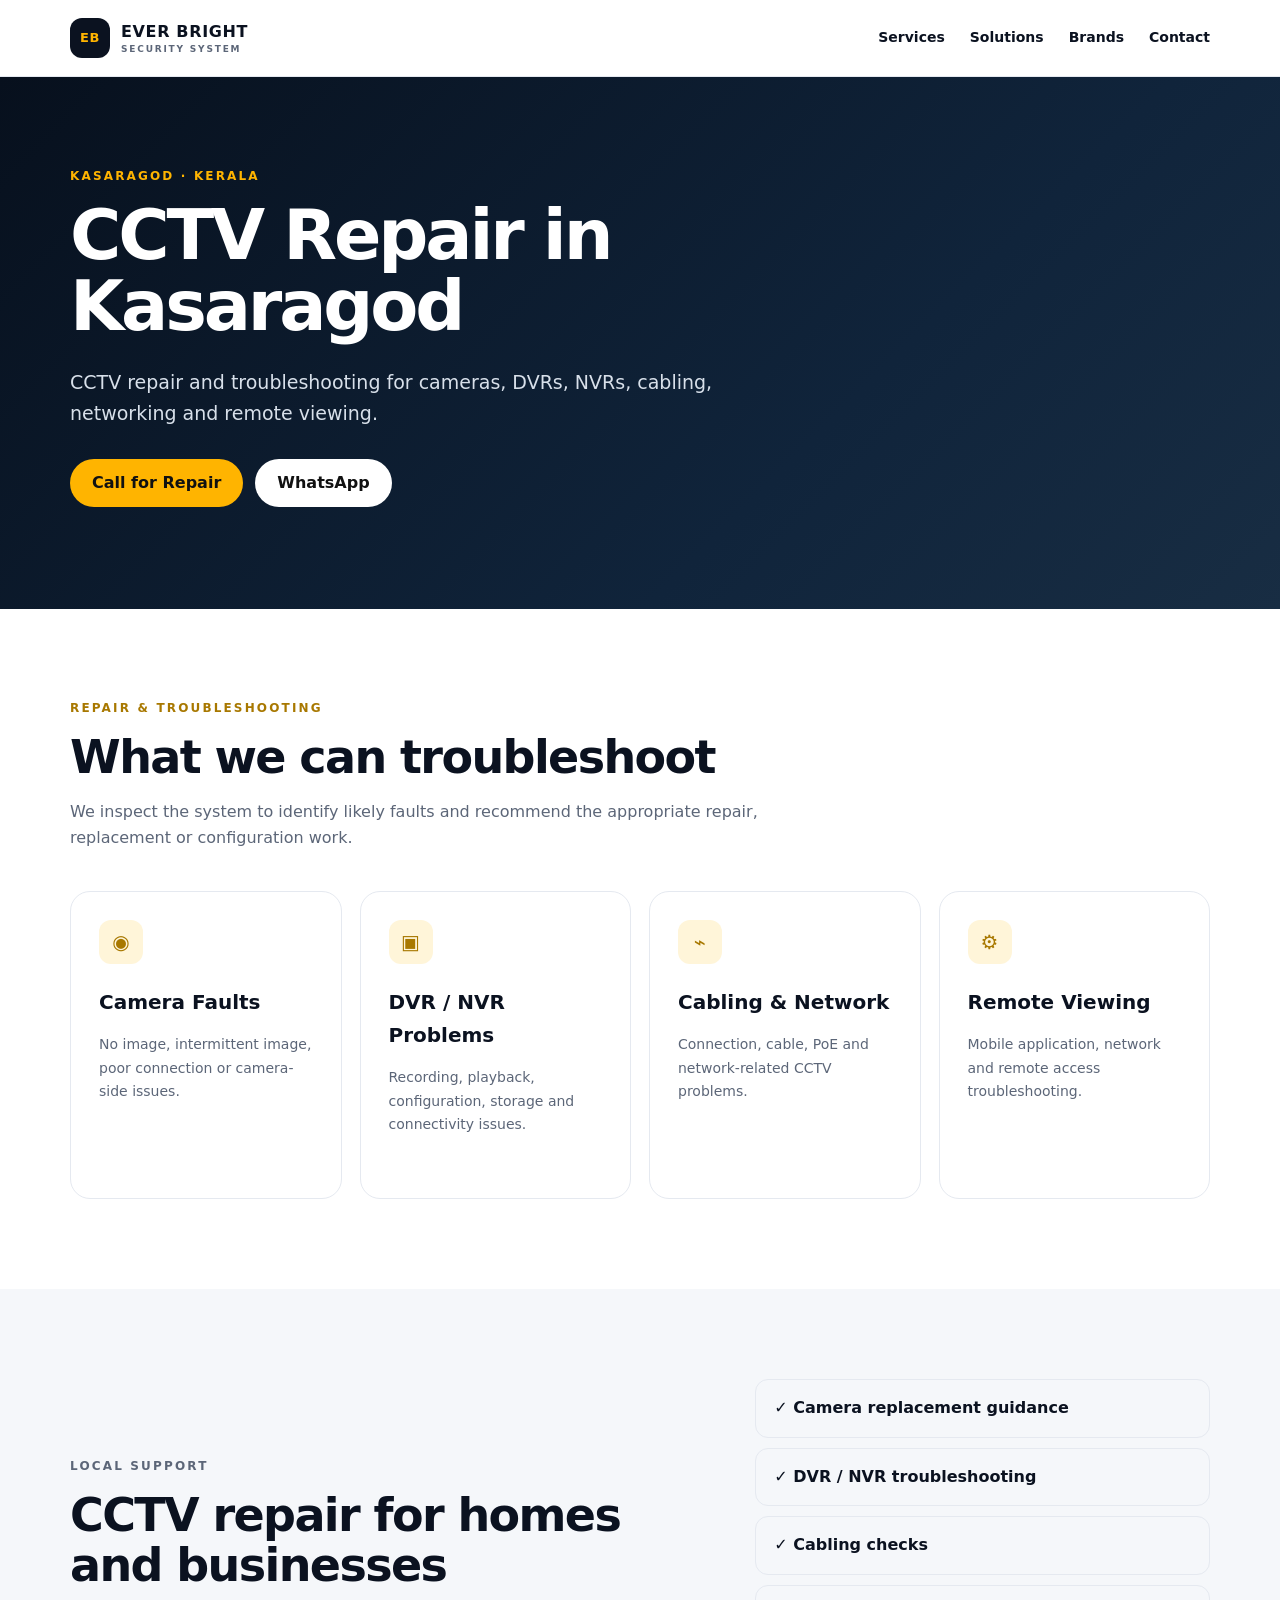
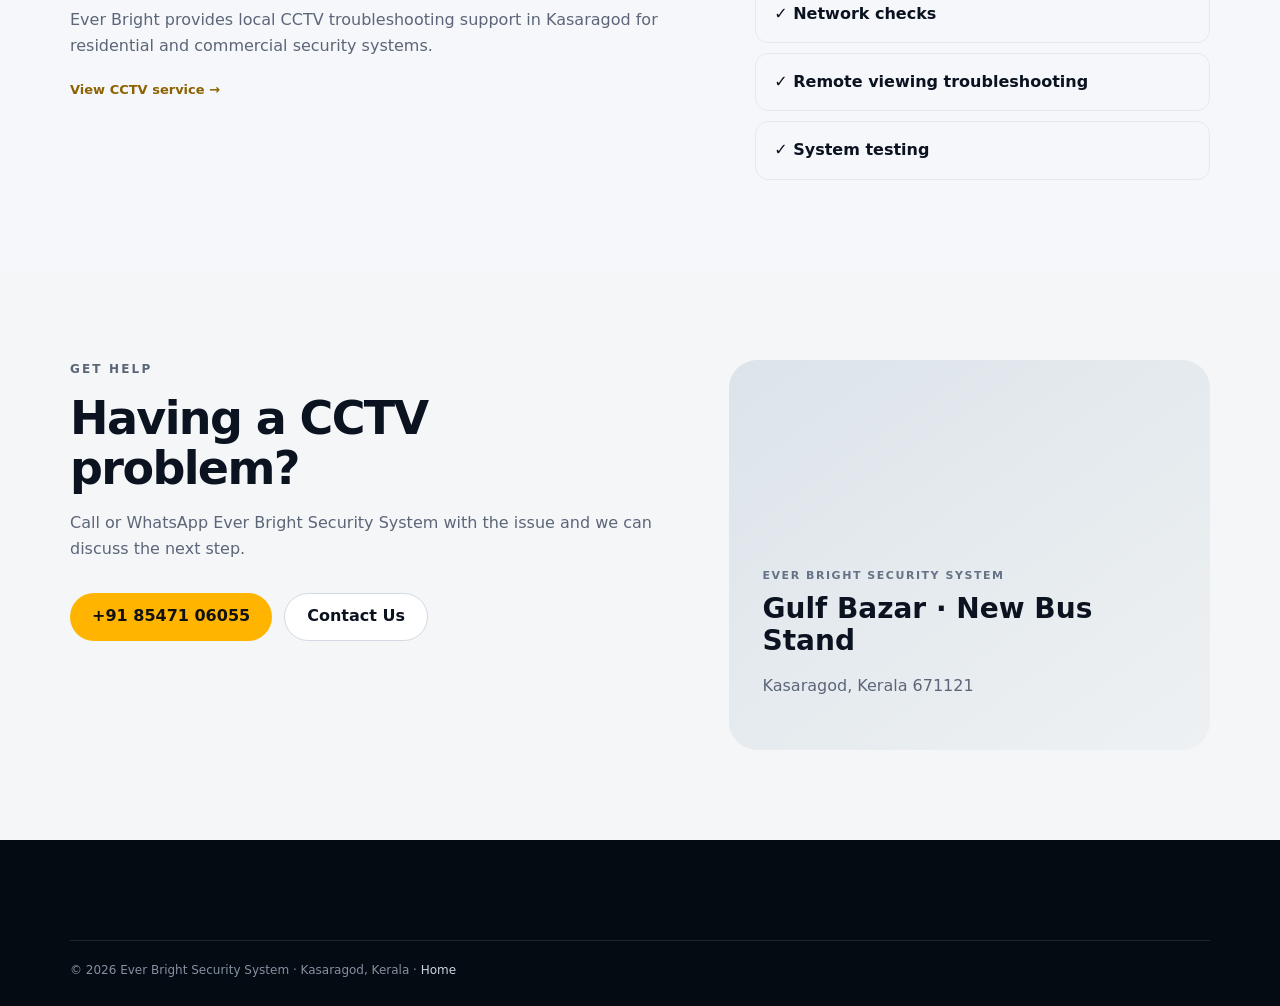
<file: pages/cctv-repair-kasaragod.html>
<!doctype html><html lang="en-IN"><head><meta charset="utf-8"><meta name="viewport" content="width=device-width,initial-scale=1"><title>CCTV Repair in Kasaragod | DVR NVR Camera Repair | Ever Bright</title><meta name="description" content="CCTV repair and troubleshooting in Kasaragod including DVR/NVR issues, camera faults, cabling, network and remote viewing problems. Ever Bright Security System."><link rel="canonical" href="https://everbrightsolution.in/pages/cctv-repair-kasaragod.html"><link rel="stylesheet" href="../css/style.css"></head><body><header class="site-header"><div class="container nav-wrap"><a class="brand" href="../index.html"><span class="brand-mark">EB</span><span>EVER BRIGHT<small>SECURITY SYSTEM</small></span></a><nav class="nav"><a href="../index.html#services">Services</a><a href="../index.html#solutions">Solutions</a><a href="../index.html#brands">Brands</a><a href="../index.html#contact">Contact</a></nav></div></header><main><section class="hero"><div class="container"><p class="eyebrow">KASARAGOD · KERALA</p><h1>CCTV Repair in Kasaragod</h1><p class="hero-copy">CCTV repair and troubleshooting for cameras, DVRs, NVRs, cabling, networking and remote viewing.</p><div class="actions"><a class="btn primary" href="tel:+918547106055">Call for Repair</a><a class="btn light" href="https://wa.me/918547106055?text=I%20need%20CCTV%20repair%20in%20Kasaragod" target="_blank" rel="noopener">WhatsApp</a></div></div></section><section class="section"><div class="container"><div class="section-head"><p class="eyebrow">REPAIR & TROUBLESHOOTING</p><h2>What we can troubleshoot</h2><p>We inspect the system to identify likely faults and recommend the appropriate repair, replacement or configuration work.</p></div><div class="cards"><div class="card"><span class="icon">◉</span><h3>Camera Faults</h3><p>No image, intermittent image, poor connection or camera-side issues.</p></div><div class="card"><span class="icon">▣</span><h3>DVR / NVR Problems</h3><p>Recording, playback, configuration, storage and connectivity issues.</p></div><div class="card"><span class="icon">⌁</span><h3>Cabling & Network</h3><p>Connection, cable, PoE and network-related CCTV problems.</p></div><div class="card"><span class="icon">⚙</span><h3>Remote Viewing</h3><p>Mobile application, network and remote access troubleshooting.</p></div></div></div></section><section class="section soft"><div class="container about-grid"><div><p class="eyebrow">LOCAL SUPPORT</p><h2>CCTV repair for homes and businesses</h2><p>Ever Bright provides local CCTV troubleshooting support in Kasaragod for residential and commercial security systems.</p><a class="text-link" href="../pages/cctv-service-kasaragod.html">View CCTV service →</a></div><div class="check-list"><div>✓ Camera replacement guidance</div><div>✓ DVR / NVR troubleshooting</div><div>✓ Cabling checks</div><div>✓ Network checks</div><div>✓ Remote viewing troubleshooting</div><div>✓ System testing</div></div></div></section><section class="contact-section"><div class="container contact-grid"><div><p class="eyebrow">GET HELP</p><h2>Having a CCTV problem?</h2><p>Call or WhatsApp Ever Bright Security System with the issue and we can discuss the next step.</p><div class="actions"><a class="btn primary" href="tel:+918547106055">+91 85471 06055</a><a class="btn outline" href="../index.html#contact">Contact Us</a></div></div><div class="map-card"><span>EVER BRIGHT SECURITY SYSTEM</span><strong>Gulf Bazar · New Bus Stand</strong><p>Kasaragod, Kerala 671121</p></div></div></section></main><footer><div class="container copyright">© 2026 Ever Bright Security System · Kasaragod, Kerala · <a href="../index.html">Home</a></div></footer></body></html>
</file>
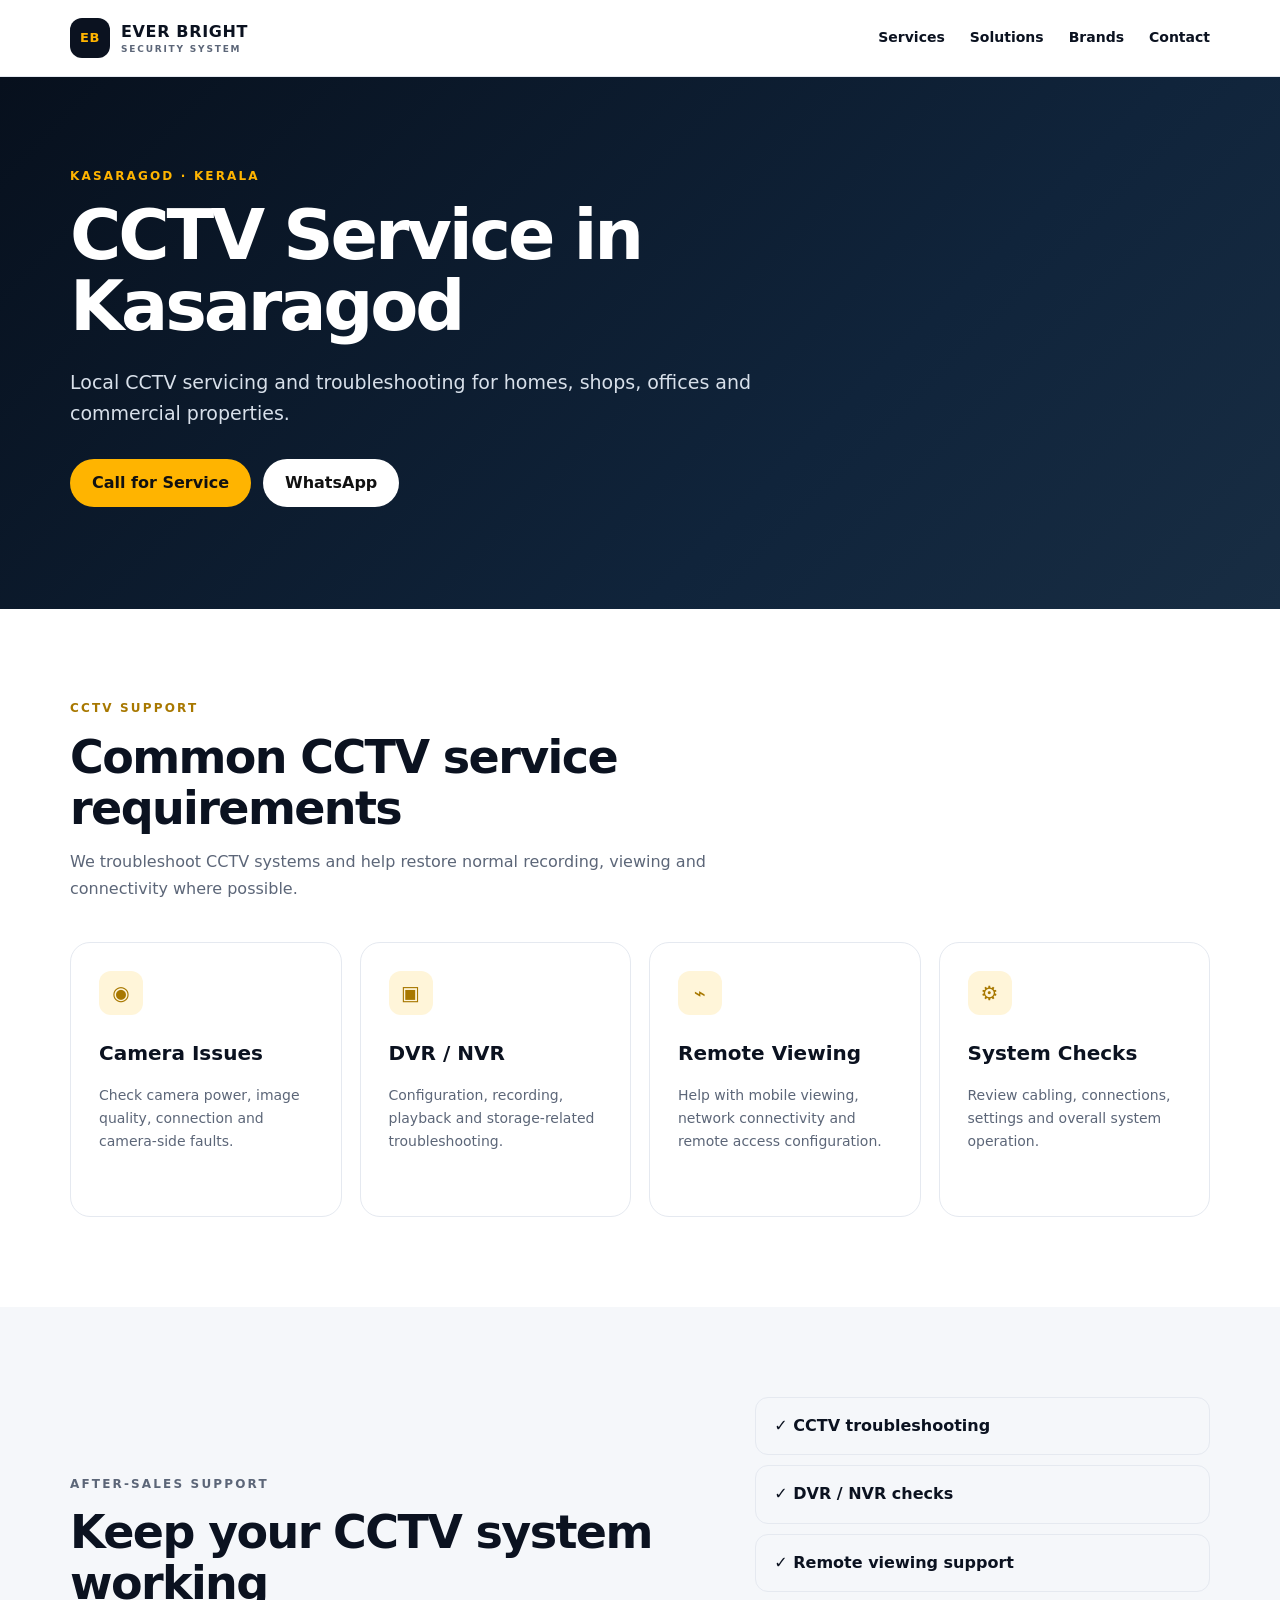
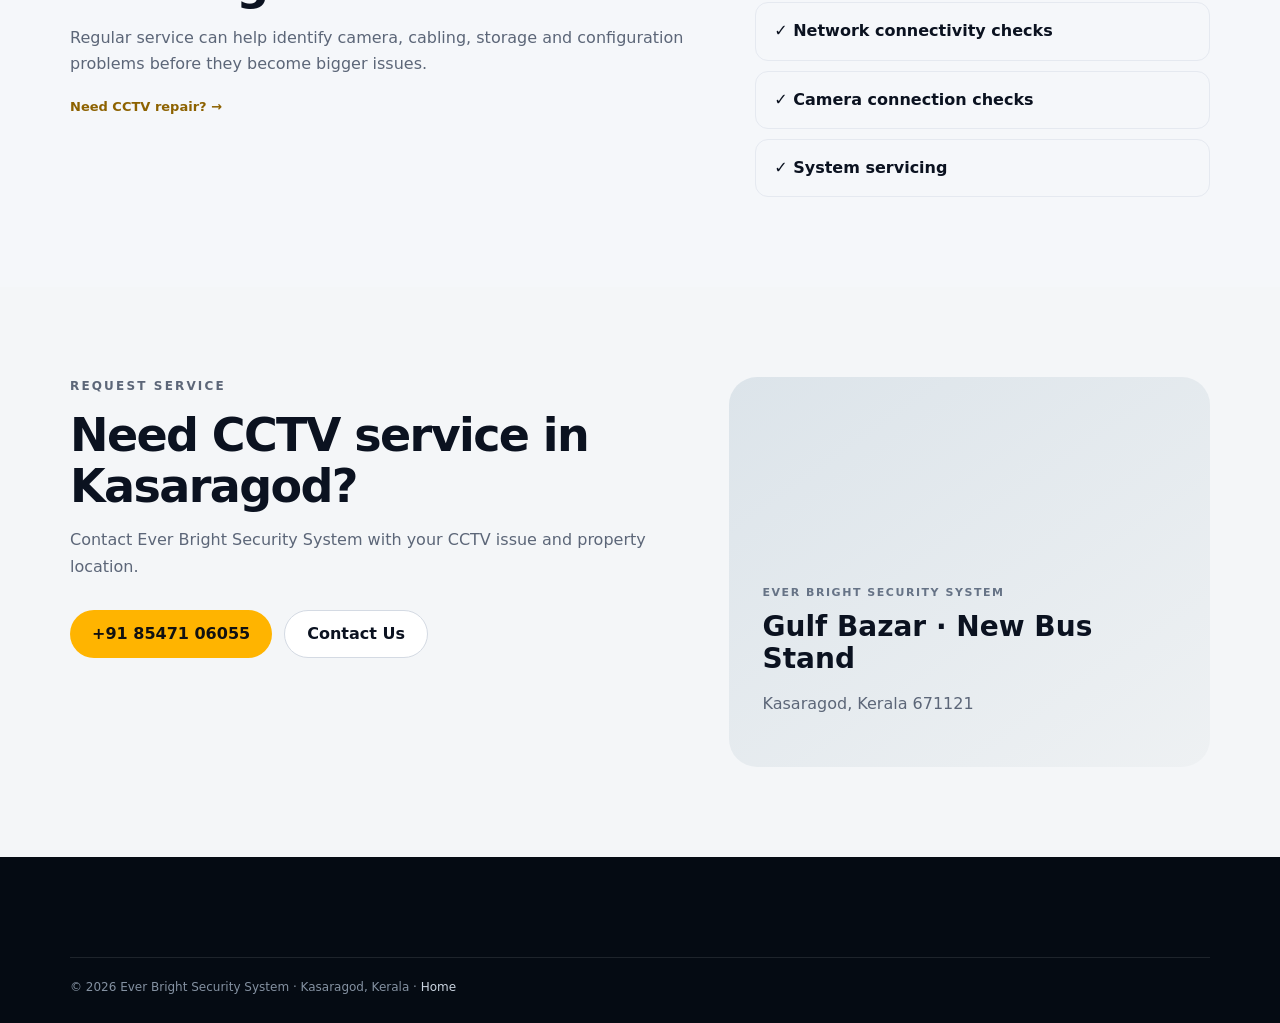
<file: pages/cctv-service-kasaragod.html>
<!doctype html><html lang="en-IN"><head><meta charset="utf-8"><meta name="viewport" content="width=device-width,initial-scale=1"><title>CCTV Service in Kasaragod | CCTV Maintenance & Support | Ever Bright</title><meta name="description" content="CCTV service in Kasaragod for camera issues, DVR/NVR problems, remote viewing, connectivity and system troubleshooting. Contact Ever Bright Security System."><link rel="canonical" href="https://everbrightsolution.in/pages/cctv-service-kasaragod.html"><link rel="stylesheet" href="../css/style.css"></head><body><header class="site-header"><div class="container nav-wrap"><a class="brand" href="../index.html"><span class="brand-mark">EB</span><span>EVER BRIGHT<small>SECURITY SYSTEM</small></span></a><nav class="nav"><a href="../index.html#services">Services</a><a href="../index.html#solutions">Solutions</a><a href="../index.html#brands">Brands</a><a href="../index.html#contact">Contact</a></nav></div></header><main><section class="hero"><div class="container"><p class="eyebrow">KASARAGOD · KERALA</p><h1>CCTV Service in Kasaragod</h1><p class="hero-copy">Local CCTV servicing and troubleshooting for homes, shops, offices and commercial properties.</p><div class="actions"><a class="btn primary" href="tel:+918547106055">Call for Service</a><a class="btn light" href="https://wa.me/918547106055?text=I%20need%20CCTV%20service%20in%20Kasaragod" target="_blank" rel="noopener">WhatsApp</a></div></div></section><section class="section"><div class="container"><div class="section-head"><p class="eyebrow">CCTV SUPPORT</p><h2>Common CCTV service requirements</h2><p>We troubleshoot CCTV systems and help restore normal recording, viewing and connectivity where possible.</p></div><div class="cards"><div class="card"><span class="icon">◉</span><h3>Camera Issues</h3><p>Check camera power, image quality, connection and camera-side faults.</p></div><div class="card"><span class="icon">▣</span><h3>DVR / NVR</h3><p>Configuration, recording, playback and storage-related troubleshooting.</p></div><div class="card"><span class="icon">⌁</span><h3>Remote Viewing</h3><p>Help with mobile viewing, network connectivity and remote access configuration.</p></div><div class="card"><span class="icon">⚙</span><h3>System Checks</h3><p>Review cabling, connections, settings and overall system operation.</p></div></div></div></section><section class="section soft"><div class="container about-grid"><div><p class="eyebrow">AFTER-SALES SUPPORT</p><h2>Keep your CCTV system working</h2><p>Regular service can help identify camera, cabling, storage and configuration problems before they become bigger issues.</p><a class="text-link" href="../pages/cctv-repair-kasaragod.html">Need CCTV repair? →</a></div><div class="check-list"><div>✓ CCTV troubleshooting</div><div>✓ DVR / NVR checks</div><div>✓ Remote viewing support</div><div>✓ Network connectivity checks</div><div>✓ Camera connection checks</div><div>✓ System servicing</div></div></div></section><section class="contact-section"><div class="container contact-grid"><div><p class="eyebrow">REQUEST SERVICE</p><h2>Need CCTV service in Kasaragod?</h2><p>Contact Ever Bright Security System with your CCTV issue and property location.</p><div class="actions"><a class="btn primary" href="tel:+918547106055">+91 85471 06055</a><a class="btn outline" href="../index.html#contact">Contact Us</a></div></div><div class="map-card"><span>EVER BRIGHT SECURITY SYSTEM</span><strong>Gulf Bazar · New Bus Stand</strong><p>Kasaragod, Kerala 671121</p></div></div></section></main><footer><div class="container copyright">© 2026 Ever Bright Security System · Kasaragod, Kerala · <a href="../index.html">Home</a></div></footer></body></html>
</file>
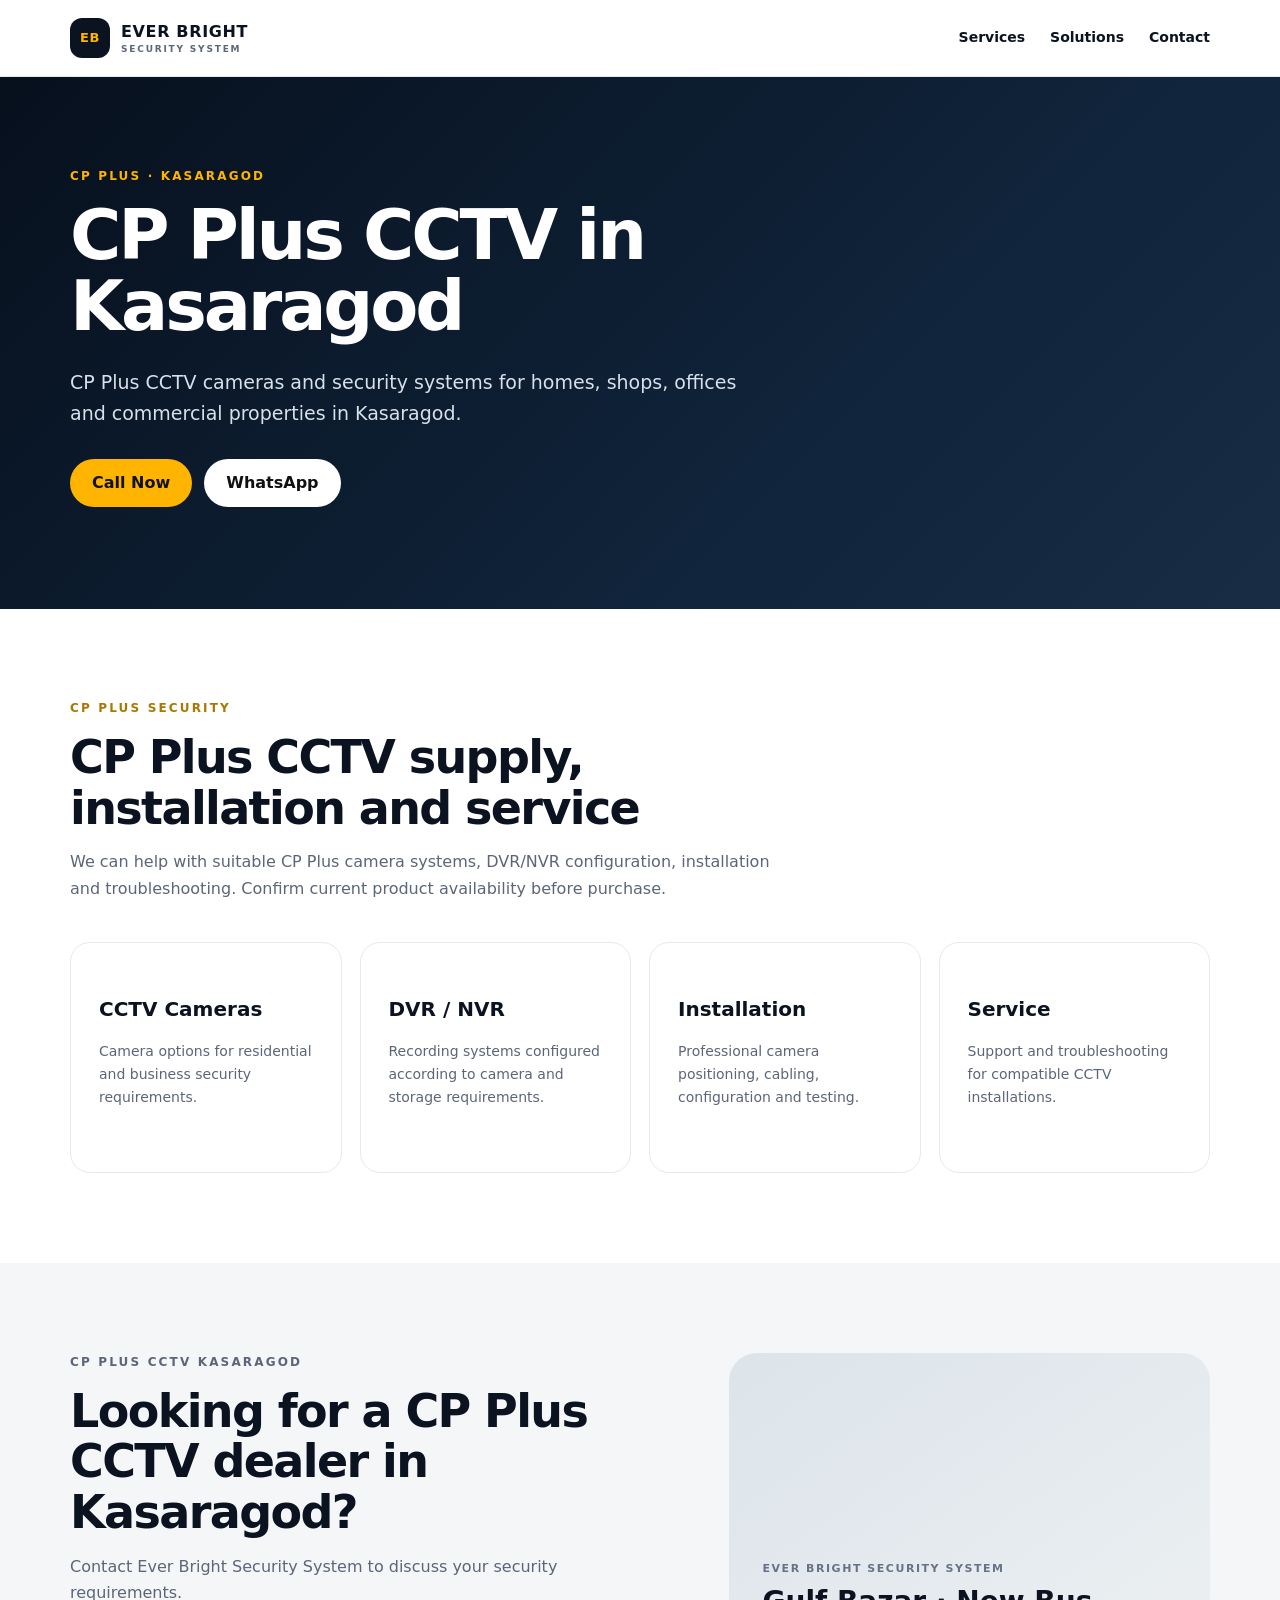
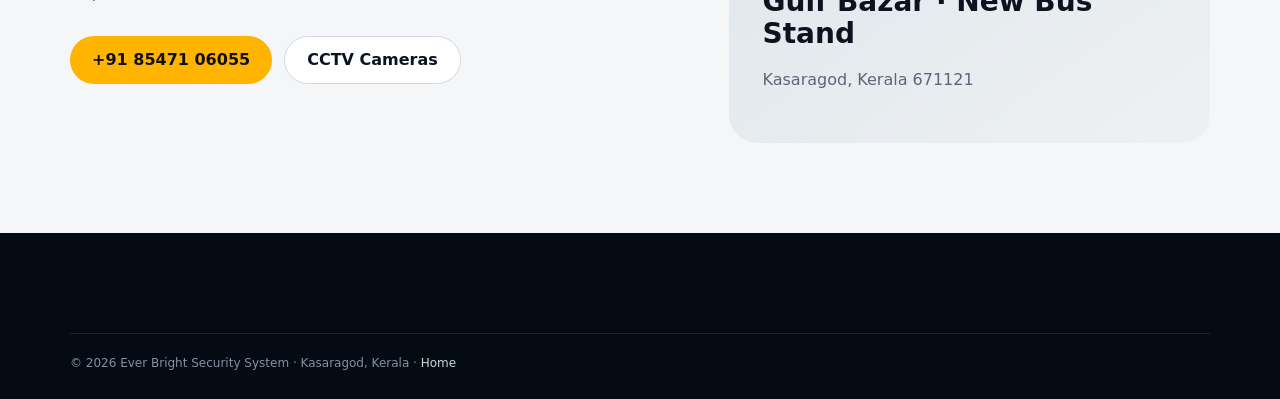
<file: pages/cp-plus-cctv-kasaragod.html>
<!doctype html><html lang="en-IN"><head><meta charset="utf-8"><meta name="viewport" content="width=device-width,initial-scale=1"><title>CP Plus Dealer in Kasaragod | CCTV Cameras | Ever Bright</title><meta name="description" content="CP Plus CCTV cameras and security systems in Kasaragod from Ever Bright Security System. Ask about available models, installation, configuration and service."><link rel="canonical" href="https://everbrightsolution.in/pages/cp-plus-cctv-kasaragod.html"><link rel="stylesheet" href="../css/style.css"></head><body><header class="site-header"><div class="container nav-wrap"><a class="brand" href="../index.html"><span class="brand-mark">EB</span><span>EVER BRIGHT<small>SECURITY SYSTEM</small></span></a><nav class="nav"><a href="../index.html#services">Services</a><a href="../index.html#solutions">Solutions</a><a href="../index.html#contact">Contact</a></nav></div></header><main><section class="hero"><div class="container"><p class="eyebrow">CP PLUS · KASARAGOD</p><h1>CP Plus CCTV in Kasaragod</h1><p class="hero-copy">CP Plus CCTV cameras and security systems for homes, shops, offices and commercial properties in Kasaragod.</p><div class="actions"><a class="btn primary" href="tel:+918547106055">Call Now</a><a class="btn light" href="https://wa.me/918547106055?text=I%20need%20CP%20Plus%20CCTV%20in%20Kasaragod" target="_blank" rel="noopener">WhatsApp</a></div></div></section><section class="section"><div class="container"><div class="section-head"><p class="eyebrow">CP PLUS SECURITY</p><h2>CP Plus CCTV supply, installation and service</h2><p>We can help with suitable CP Plus camera systems, DVR/NVR configuration, installation and troubleshooting. Confirm current product availability before purchase.</p></div><div class="cards"><div class="card"><h3>CCTV Cameras</h3><p>Camera options for residential and business security requirements.</p></div><div class="card"><h3>DVR / NVR</h3><p>Recording systems configured according to camera and storage requirements.</p></div><div class="card"><h3>Installation</h3><p>Professional camera positioning, cabling, configuration and testing.</p></div><div class="card"><h3>Service</h3><p>Support and troubleshooting for compatible CCTV installations.</p></div></div></div></section><section class="contact-section"><div class="container contact-grid"><div><p class="eyebrow">CP PLUS CCTV KASARAGOD</p><h2>Looking for a CP Plus CCTV dealer in Kasaragod?</h2><p>Contact Ever Bright Security System to discuss your security requirements.</p><div class="actions"><a class="btn primary" href="tel:+918547106055">+91 85471 06055</a><a class="btn outline" href="../pages/cctv-cameras-kasaragod.html">CCTV Cameras</a></div></div><div class="map-card"><span>EVER BRIGHT SECURITY SYSTEM</span><strong>Gulf Bazar · New Bus Stand</strong><p>Kasaragod, Kerala 671121</p></div></div></section></main><footer><div class="container copyright">© 2026 Ever Bright Security System · Kasaragod, Kerala · <a href="../index.html">Home</a></div></footer></body></html>
</file>
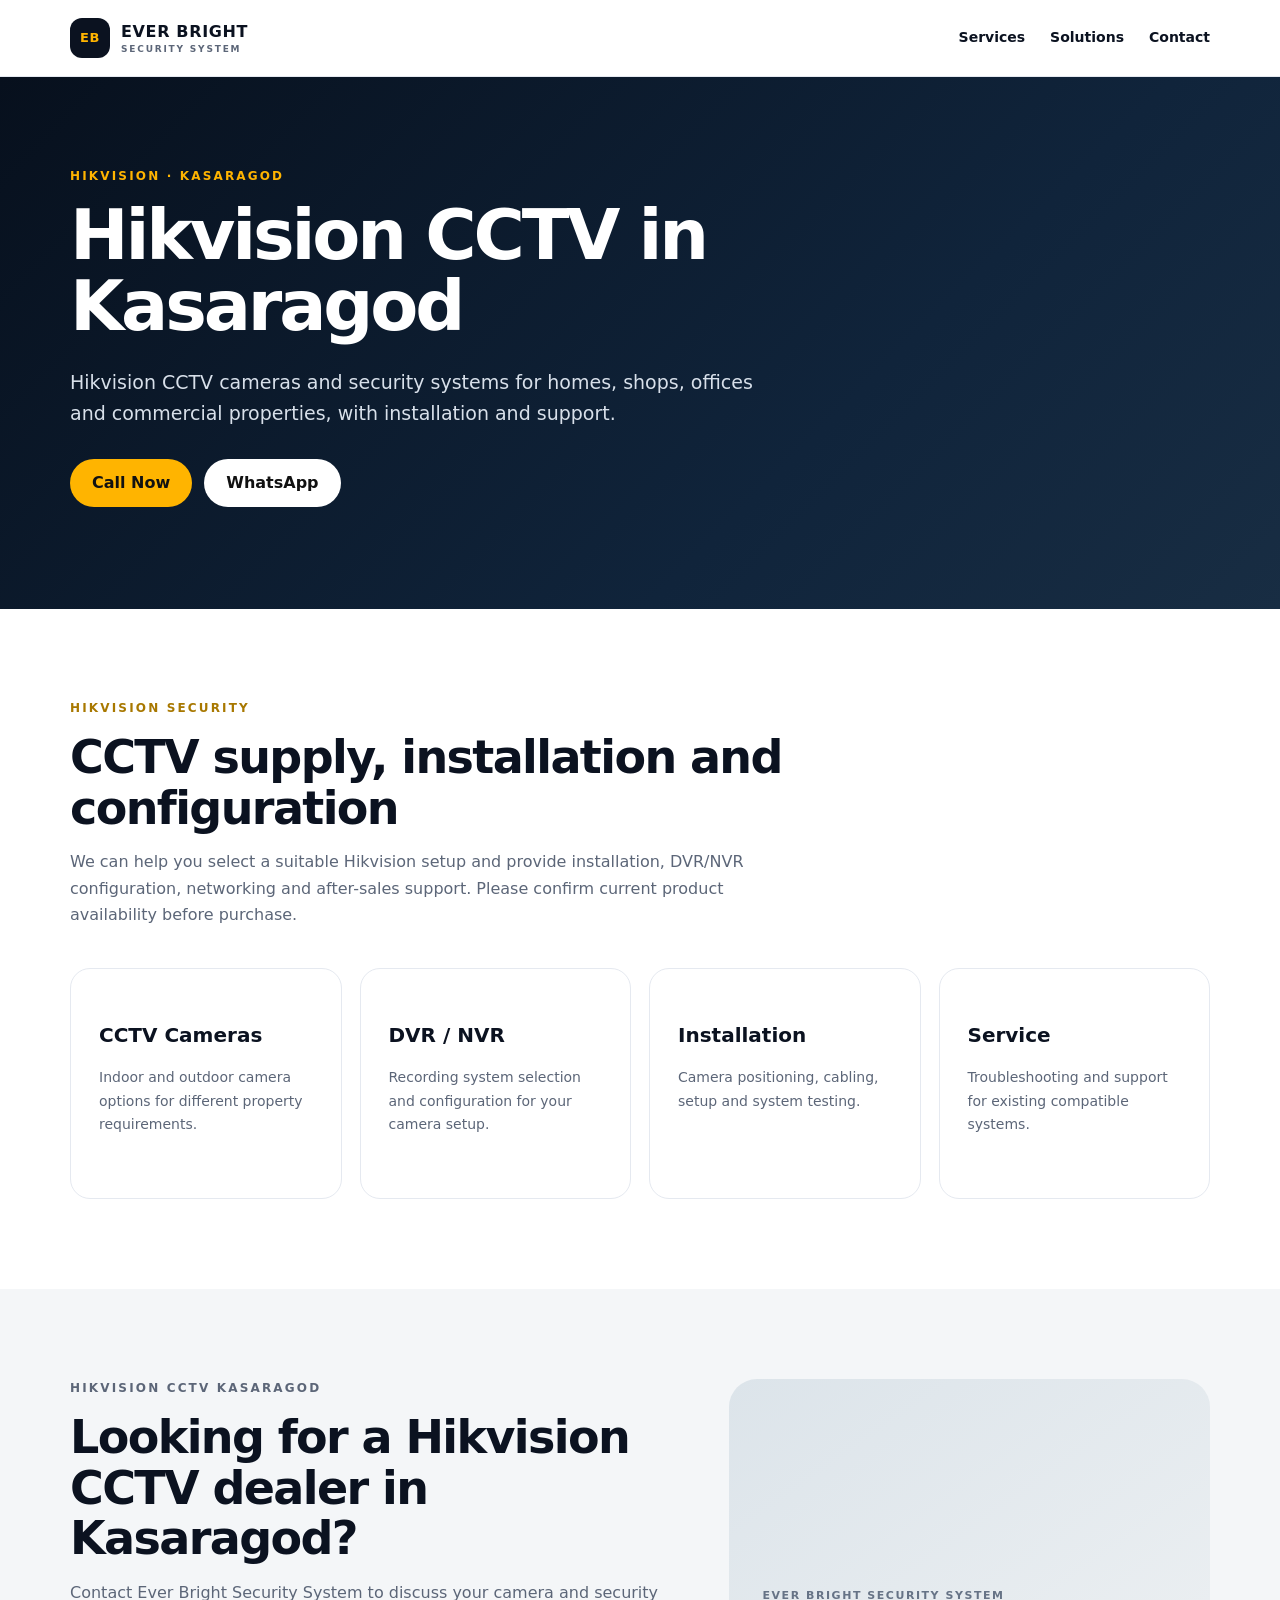
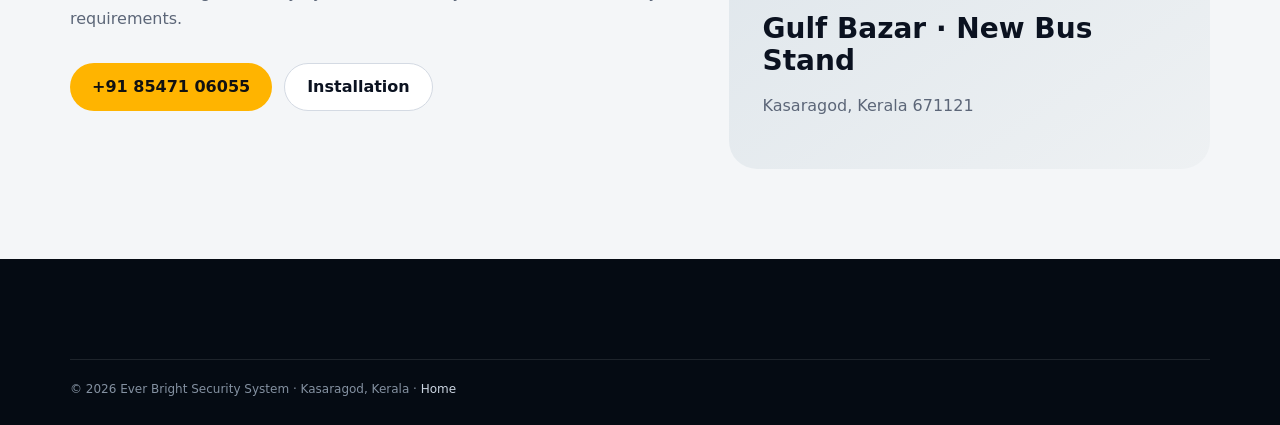
<file: pages/hikvision-cctv-kasaragod.html>
<!doctype html><html lang="en-IN"><head><meta charset="utf-8"><meta name="viewport" content="width=device-width,initial-scale=1"><title>Hikvision Dealer in Kasaragod | CCTV Cameras | Ever Bright</title><meta name="description" content="Hikvision CCTV cameras and security systems in Kasaragod from Ever Bright Security System. Ask about available models, installation, configuration and service."><link rel="canonical" href="https://everbrightsolution.in/pages/hikvision-cctv-kasaragod.html"><link rel="stylesheet" href="../css/style.css"></head><body><header class="site-header"><div class="container nav-wrap"><a class="brand" href="../index.html"><span class="brand-mark">EB</span><span>EVER BRIGHT<small>SECURITY SYSTEM</small></span></a><nav class="nav"><a href="../index.html#services">Services</a><a href="../index.html#solutions">Solutions</a><a href="../index.html#contact">Contact</a></nav></div></header><main><section class="hero"><div class="container"><p class="eyebrow">HIKVISION · KASARAGOD</p><h1>Hikvision CCTV in Kasaragod</h1><p class="hero-copy">Hikvision CCTV cameras and security systems for homes, shops, offices and commercial properties, with installation and support.</p><div class="actions"><a class="btn primary" href="tel:+918547106055">Call Now</a><a class="btn light" href="https://wa.me/918547106055?text=I%20need%20Hikvision%20CCTV%20in%20Kasaragod" target="_blank" rel="noopener">WhatsApp</a></div></div></section><section class="section"><div class="container"><div class="section-head"><p class="eyebrow">HIKVISION SECURITY</p><h2>CCTV supply, installation and configuration</h2><p>We can help you select a suitable Hikvision setup and provide installation, DVR/NVR configuration, networking and after-sales support. Please confirm current product availability before purchase.</p></div><div class="cards"><div class="card"><h3>CCTV Cameras</h3><p>Indoor and outdoor camera options for different property requirements.</p></div><div class="card"><h3>DVR / NVR</h3><p>Recording system selection and configuration for your camera setup.</p></div><div class="card"><h3>Installation</h3><p>Camera positioning, cabling, setup and system testing.</p></div><div class="card"><h3>Service</h3><p>Troubleshooting and support for existing compatible systems.</p></div></div></div></section><section class="contact-section"><div class="container contact-grid"><div><p class="eyebrow">HIKVISION CCTV KASARAGOD</p><h2>Looking for a Hikvision CCTV dealer in Kasaragod?</h2><p>Contact Ever Bright Security System to discuss your camera and security requirements.</p><div class="actions"><a class="btn primary" href="tel:+918547106055">+91 85471 06055</a><a class="btn outline" href="../pages/cctv-installation-kasaragod.html">Installation</a></div></div><div class="map-card"><span>EVER BRIGHT SECURITY SYSTEM</span><strong>Gulf Bazar · New Bus Stand</strong><p>Kasaragod, Kerala 671121</p></div></div></section></main><footer><div class="container copyright">© 2026 Ever Bright Security System · Kasaragod, Kerala · <a href="../index.html">Home</a></div></footer></body></html>
</file>
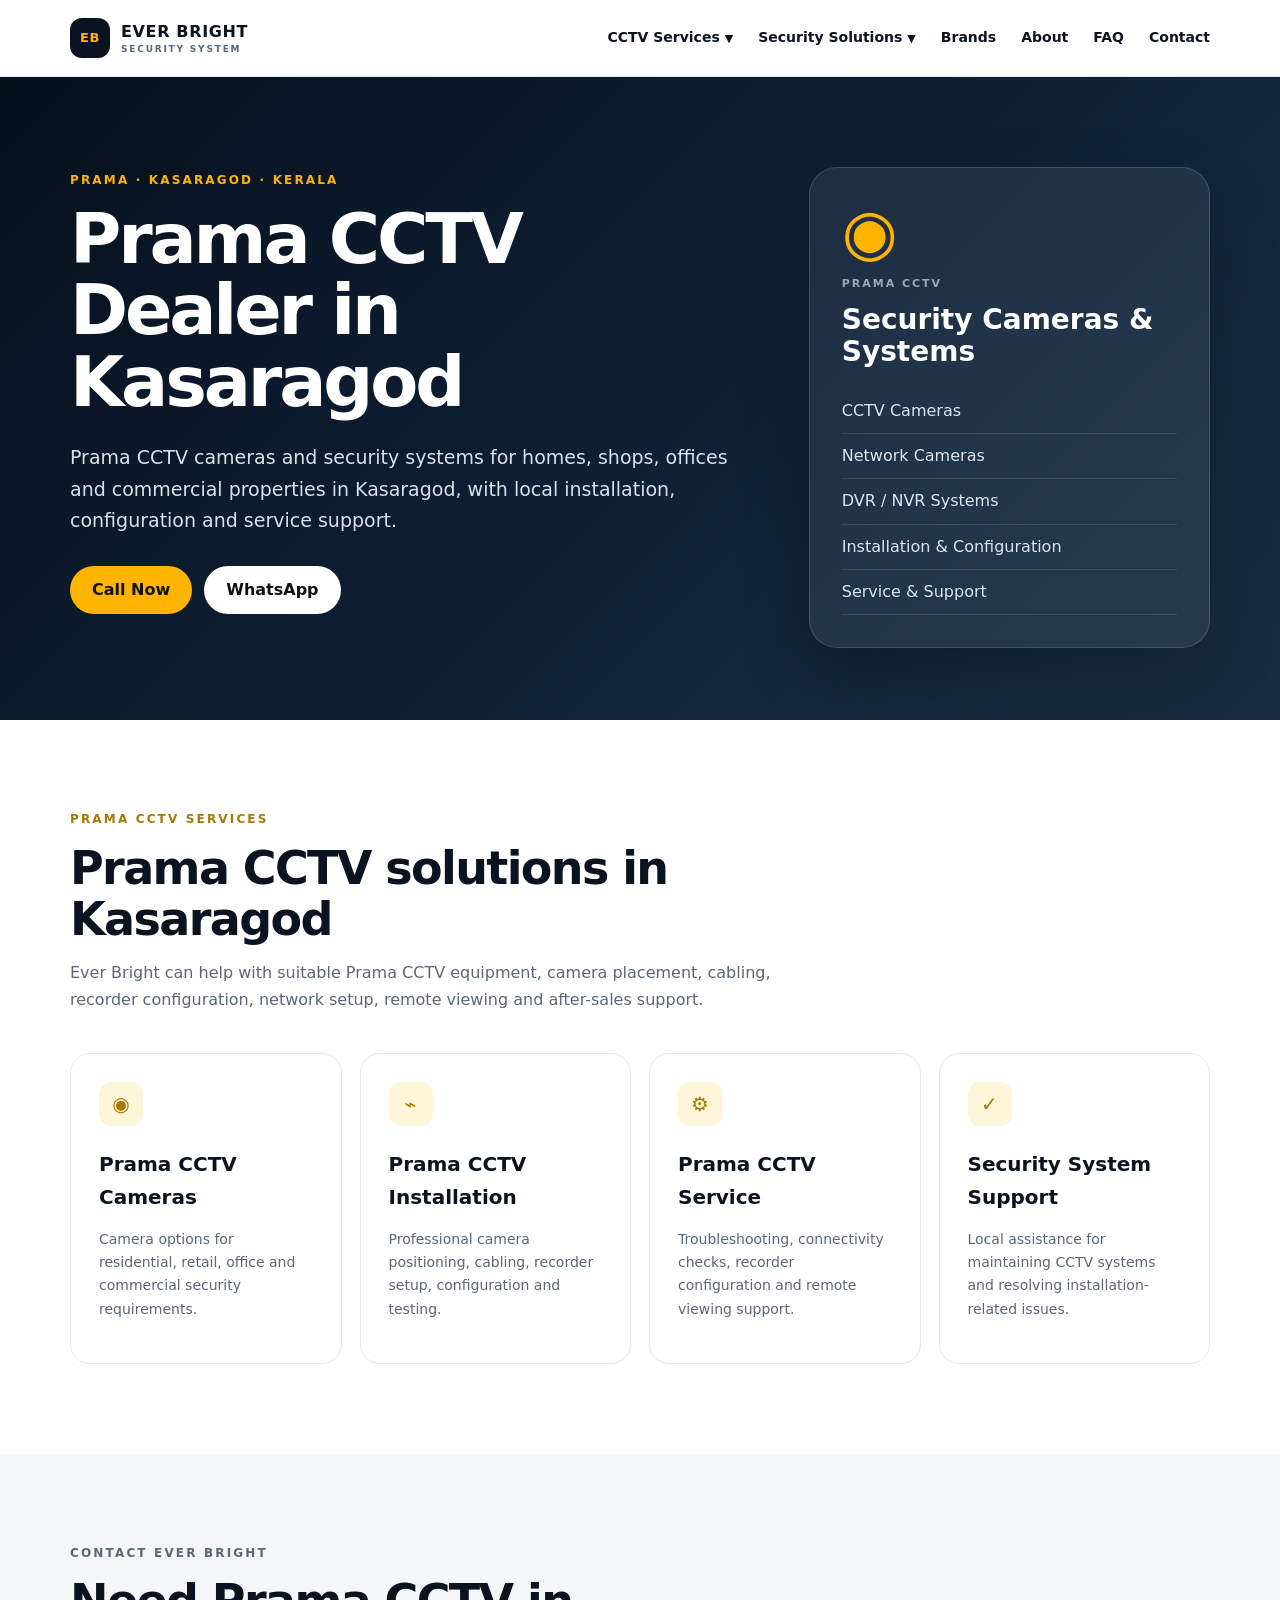
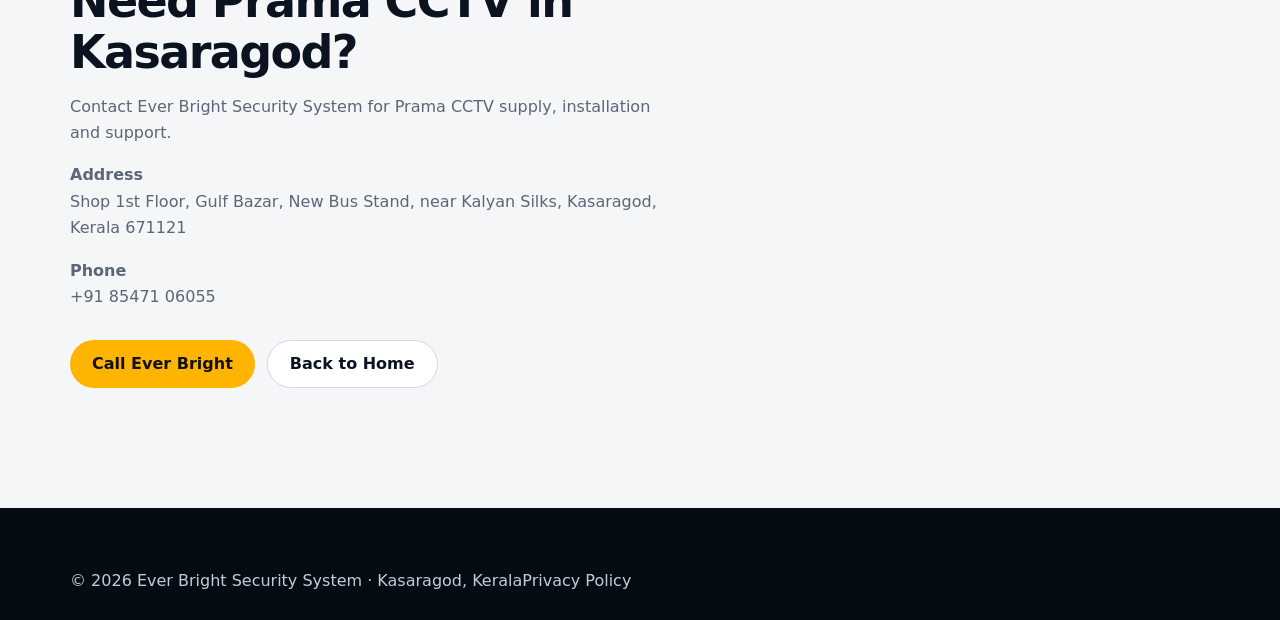
<file: pages/prama-cctv-kasaragod.html>
<!doctype html><html lang="en-IN"><head><meta charset="utf-8"><meta name="viewport" content="width=device-width, initial-scale=1"><title>Prama CCTV Dealer in Kasaragod | Prama CCTV Cameras | Ever Bright</title><meta name="description" content="Prama CCTV cameras and security systems in Kasaragod from Ever Bright Security System. CCTV supply, installation, configuration, service and support."><meta name="robots" content="index,follow"><link rel="canonical" href="https://everbrightsolution.in/pages/prama-cctv-kasaragod.html"><link rel="stylesheet" href="../css/style.css"></head><body><header class="site-header"><div class="container nav-wrap"><a class="brand" href="../index.html" aria-label="Ever Bright Security System home"><span class="brand-mark">EB</span><span>EVER BRIGHT<small>SECURITY SYSTEM</small></span></a><button class="menu-toggle" aria-label="Open menu">☰</button><nav class="nav" aria-label="Main navigation"><div class="nav-dropdown"><button class="nav-dropbtn" type="button">CCTV Services <span>⌄</span></button><div class="dropdown-menu"><a href="cctv-cameras-kasaragod.html">CCTV Cameras</a><a href="cctv-installation-kasaragod.html">CCTV Installation</a><a href="cctv-service-kasaragod.html">CCTV Service</a><a href="cctv-repair-kasaragod.html">CCTV Repair</a><a href="hikvision-cctv-kasaragod.html">Hikvision CCTV</a><a href="prama-cctv-kasaragod.html">Prama CCTV</a><a href="cp-plus-cctv-kasaragod.html">CP Plus CCTV</a></div></div><div class="nav-dropdown"><button class="nav-dropbtn" type="button">Security Solutions <span>⌄</span></button><div class="dropdown-menu"><a href="access-control-kasaragod.html">Access Control</a><a href="biometric-attendance-kasaragod.html">Biometric Attendance</a><a href="video-door-phone-kasaragod.html">Video Door Phone</a><a href="security-systems-kasaragod.html">Security Systems</a></div></div><a href="../index.html#brands">Brands</a><a href="../index.html#about">About</a><a href="../index.html#faq">FAQ</a><a href="../index.html#contact">Contact</a></nav></div></header><main><section class="hero"><div class="container hero-grid"><div><p class="eyebrow">PRAMA · KASARAGOD · KERALA</p><h1>Prama CCTV Dealer in Kasaragod</h1><p class="hero-copy">Prama CCTV cameras and security systems for homes, shops, offices and commercial properties in Kasaragod, with local installation, configuration and service support.</p><div class="actions"><a class="btn primary" href="tel:+918547106055">Call Now</a><a class="btn light" href="https://wa.me/918547106055?text=Hello%20Ever%20Bright%2C%20I%20need%20Prama%20CCTV%20in%20Kasaragod." target="_blank" rel="noopener">WhatsApp</a></div></div><div class="hero-card"><div class="camera-icon">◉</div><p>PRAMA CCTV</p><h2>Security Cameras &amp; Systems</h2><ul><li>CCTV Cameras</li><li>Network Cameras</li><li>DVR / NVR Systems</li><li>Installation &amp; Configuration</li><li>Service &amp; Support</li></ul></div></div></section><section class="section"><div class="container"><div class="section-head"><p class="eyebrow">PRAMA CCTV SERVICES</p><h2>Prama CCTV solutions in Kasaragod</h2><p>Ever Bright can help with suitable Prama CCTV equipment, camera placement, cabling, recorder configuration, network setup, remote viewing and after-sales support.</p></div><div class="cards"><div class="card"><span class="icon">◉</span><h3>Prama CCTV Cameras</h3><p>Camera options for residential, retail, office and commercial security requirements.</p></div><div class="card"><span class="icon">⌁</span><h3>Prama CCTV Installation</h3><p>Professional camera positioning, cabling, recorder setup, configuration and testing.</p></div><div class="card"><span class="icon">⚙</span><h3>Prama CCTV Service</h3><p>Troubleshooting, connectivity checks, recorder configuration and remote viewing support.</p></div><div class="card"><span class="icon">✓</span><h3>Security System Support</h3><p>Local assistance for maintaining CCTV systems and resolving installation-related issues.</p></div></div></div></section><section class="contact-section"><div class="container contact-grid"><div><p class="eyebrow">CONTACT EVER BRIGHT</p><h2>Need Prama CCTV in Kasaragod?</h2><p>Contact Ever Bright Security System for Prama CCTV supply, installation and support.</p><p><strong>Address</strong><br>Shop 1st Floor, Gulf Bazar, New Bus Stand, near Kalyan Silks, Kasaragod, Kerala 671121</p><p><strong>Phone</strong><br><a href="tel:+918547106055">+91 85471 06055</a></p><div class="actions"><a class="btn primary" href="tel:+918547106055">Call Ever Bright</a><a class="btn outline" href="../index.html">Back to Home</a></div></div></div></section></main><footer><div class="container footer-bottom"><span>© 2026 Ever Bright Security System · Kasaragod, Kerala</span><a href="../privacy.html">Privacy Policy</a></div></footer><script src="../js/script.js"></script></body></html>
</file>
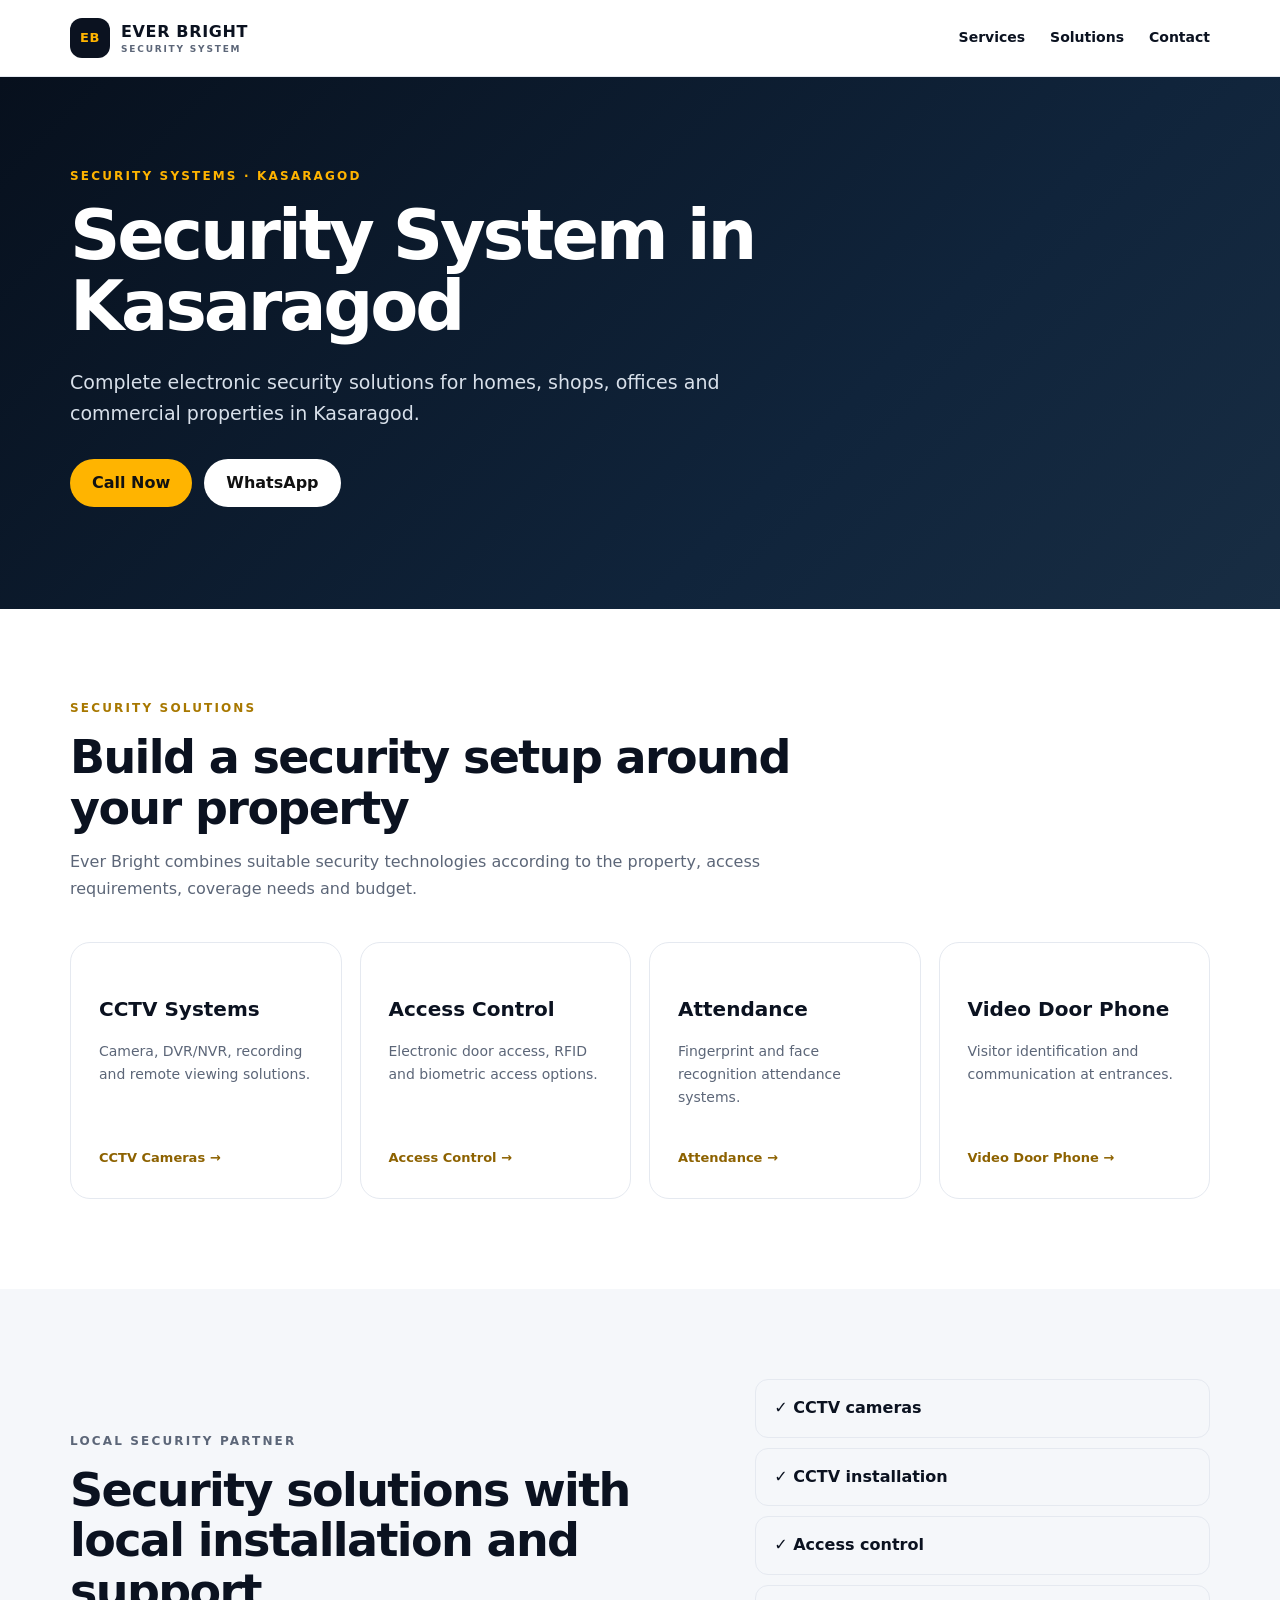
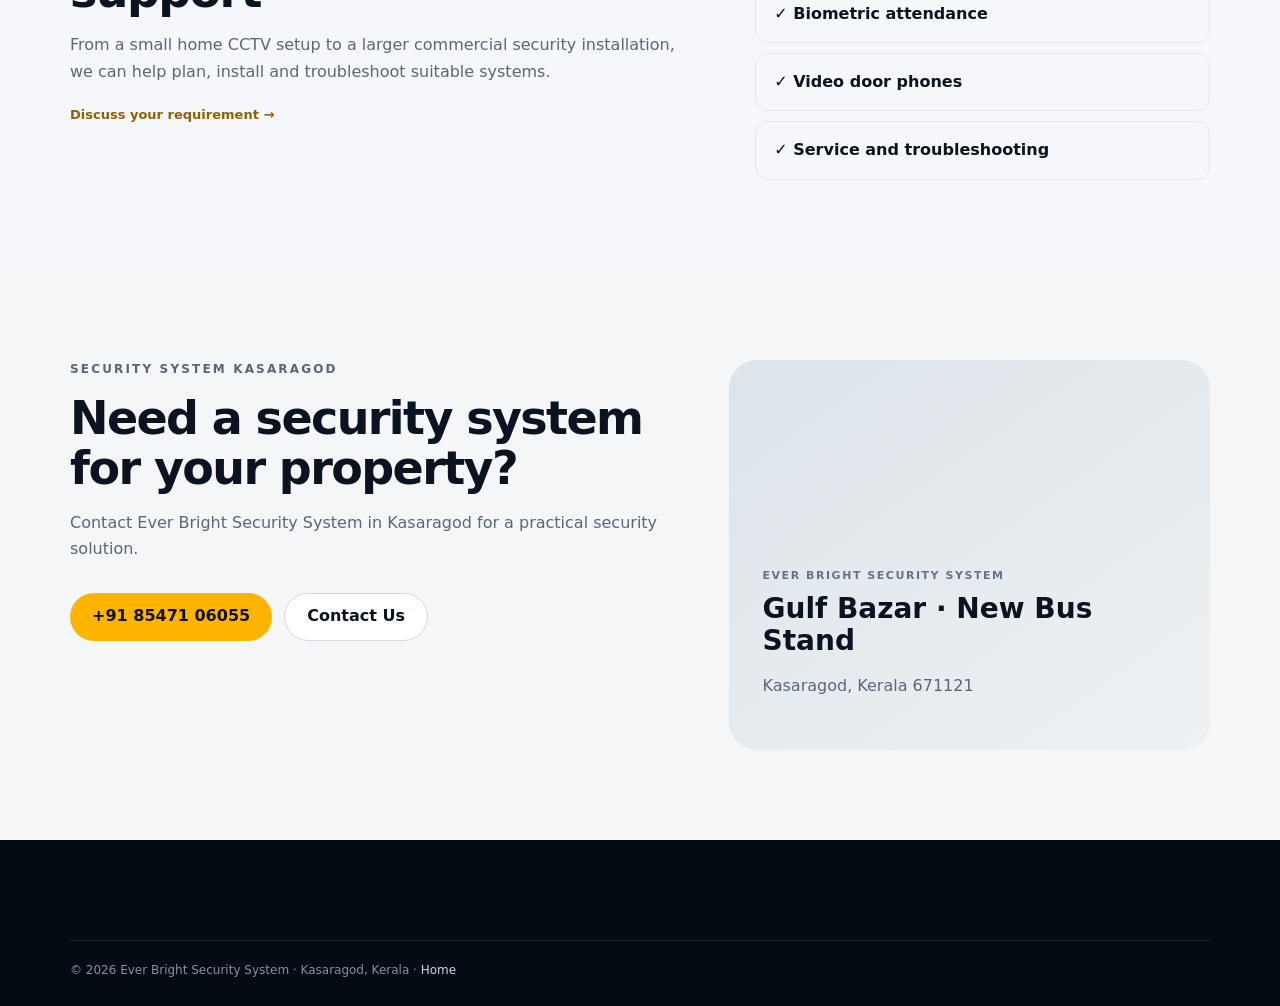
<file: pages/security-systems-kasaragod.html>
<!doctype html><html lang="en-IN"><head><meta charset="utf-8"><meta name="viewport" content="width=device-width,initial-scale=1"><title>Security System in Kasaragod | CCTV & Access Security | Ever Bright</title><meta name="description" content="Security systems in Kasaragod for homes, shops, offices and commercial properties. CCTV, access control, biometric attendance and video door phone solutions from Ever Bright."><link rel="canonical" href="https://everbrightsolution.in/pages/security-systems-kasaragod.html"><link rel="stylesheet" href="../css/style.css"></head><body><header class="site-header"><div class="container nav-wrap"><a class="brand" href="../index.html"><span class="brand-mark">EB</span><span>EVER BRIGHT<small>SECURITY SYSTEM</small></span></a><nav class="nav"><a href="../index.html#services">Services</a><a href="../index.html#solutions">Solutions</a><a href="../index.html#contact">Contact</a></nav></div></header><main><section class="hero"><div class="container"><p class="eyebrow">SECURITY SYSTEMS · KASARAGOD</p><h1>Security System in Kasaragod</h1><p class="hero-copy">Complete electronic security solutions for homes, shops, offices and commercial properties in Kasaragod.</p><div class="actions"><a class="btn primary" href="tel:+918547106055">Call Now</a><a class="btn light" href="https://wa.me/918547106055?text=I%20need%20a%20security%20system%20in%20Kasaragod" target="_blank" rel="noopener">WhatsApp</a></div></div></section><section class="section"><div class="container"><div class="section-head"><p class="eyebrow">SECURITY SOLUTIONS</p><h2>Build a security setup around your property</h2><p>Ever Bright combines suitable security technologies according to the property, access requirements, coverage needs and budget.</p></div><div class="cards"><div class="card"><h3>CCTV Systems</h3><p>Camera, DVR/NVR, recording and remote viewing solutions.</p><a class="arrow" href="cctv-cameras-kasaragod.html">CCTV Cameras →</a></div><div class="card"><h3>Access Control</h3><p>Electronic door access, RFID and biometric access options.</p><a class="arrow" href="access-control-kasaragod.html">Access Control →</a></div><div class="card"><h3>Attendance</h3><p>Fingerprint and face recognition attendance systems.</p><a class="arrow" href="biometric-attendance-kasaragod.html">Attendance →</a></div><div class="card"><h3>Video Door Phone</h3><p>Visitor identification and communication at entrances.</p><a class="arrow" href="video-door-phone-kasaragod.html">Video Door Phone →</a></div></div></div></section><section class="section soft"><div class="container about-grid"><div><p class="eyebrow">LOCAL SECURITY PARTNER</p><h2>Security solutions with local installation and support</h2><p>From a small home CCTV setup to a larger commercial security installation, we can help plan, install and troubleshoot suitable systems.</p><a class="text-link" href="../index.html#contact">Discuss your requirement →</a></div><div class="check-list"><div>✓ CCTV cameras</div><div>✓ CCTV installation</div><div>✓ Access control</div><div>✓ Biometric attendance</div><div>✓ Video door phones</div><div>✓ Service and troubleshooting</div></div></div></section><section class="contact-section"><div class="container contact-grid"><div><p class="eyebrow">SECURITY SYSTEM KASARAGOD</p><h2>Need a security system for your property?</h2><p>Contact Ever Bright Security System in Kasaragod for a practical security solution.</p><div class="actions"><a class="btn primary" href="tel:+918547106055">+91 85471 06055</a><a class="btn outline" href="../index.html#contact">Contact Us</a></div></div><div class="map-card"><span>EVER BRIGHT SECURITY SYSTEM</span><strong>Gulf Bazar · New Bus Stand</strong><p>Kasaragod, Kerala 671121</p></div></div></section></main><footer><div class="container copyright">© 2026 Ever Bright Security System · Kasaragod, Kerala · <a href="../index.html">Home</a></div></footer></body></html>
</file>
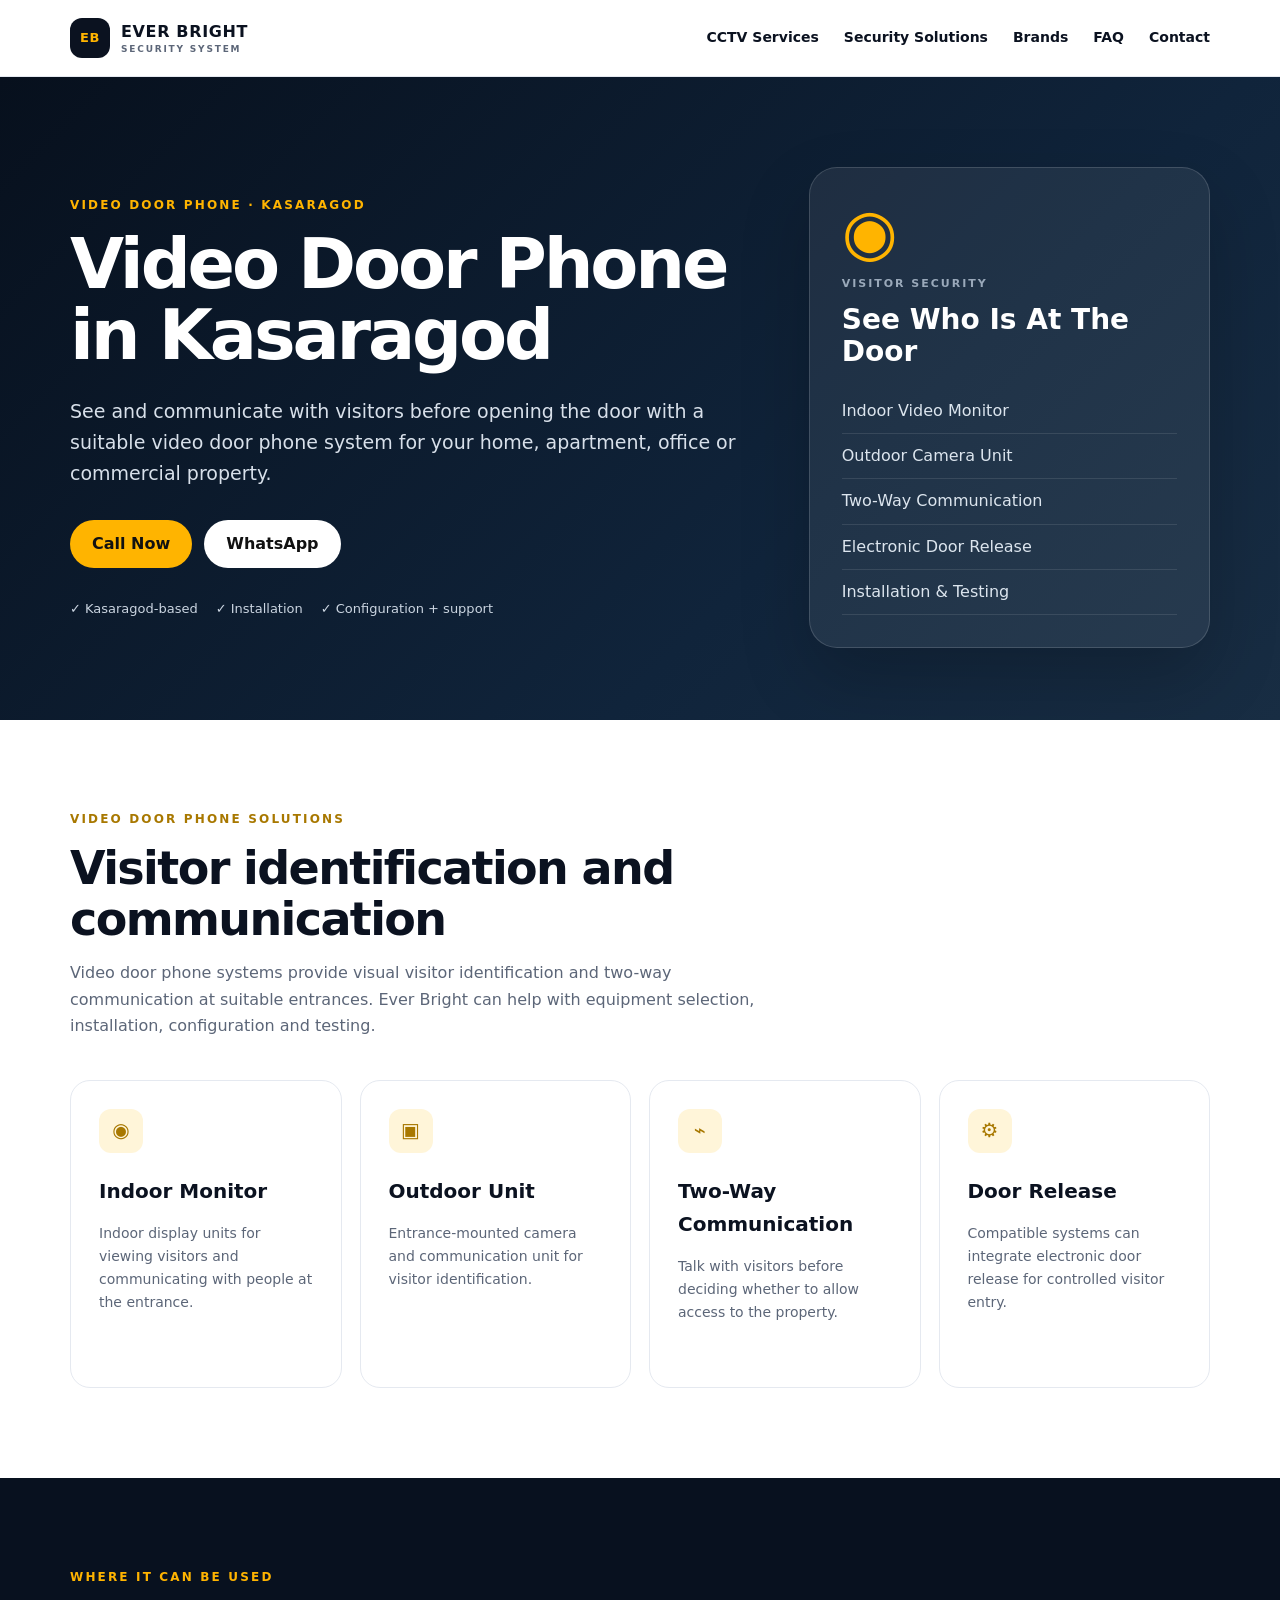
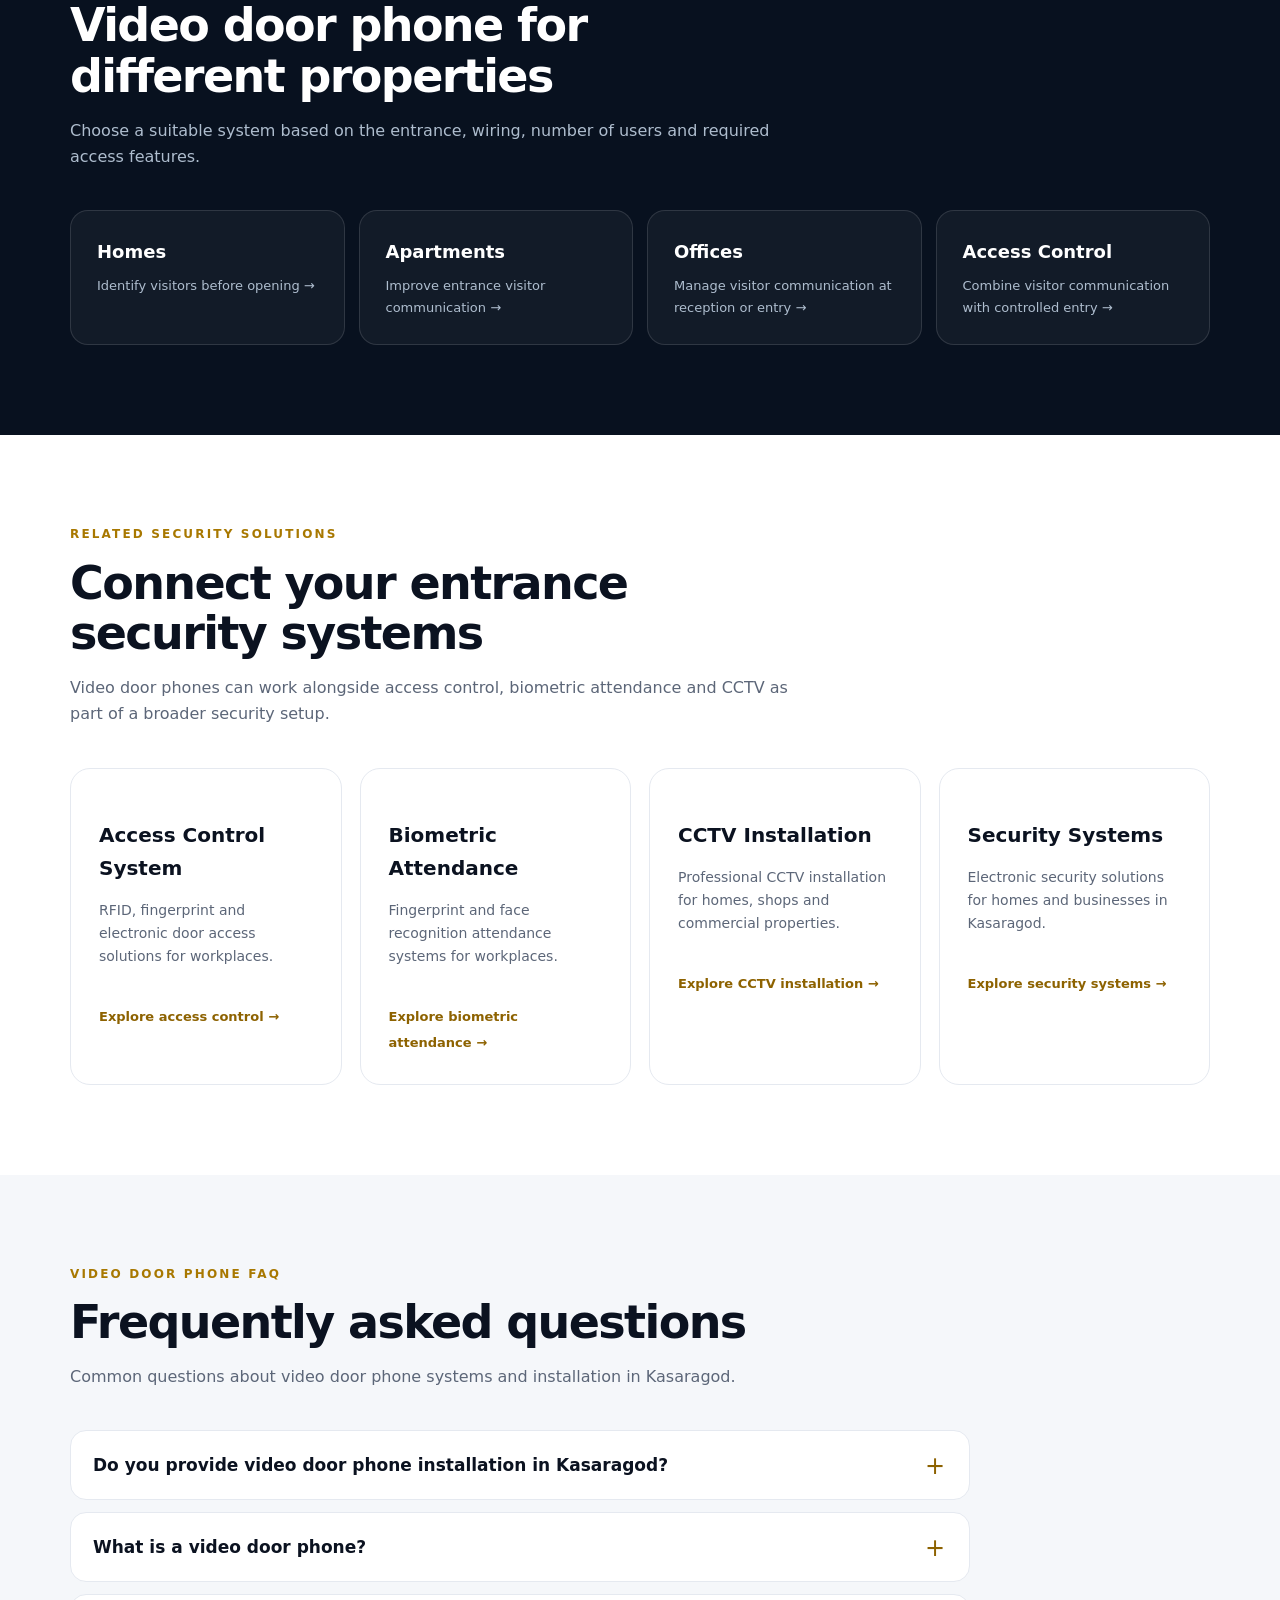
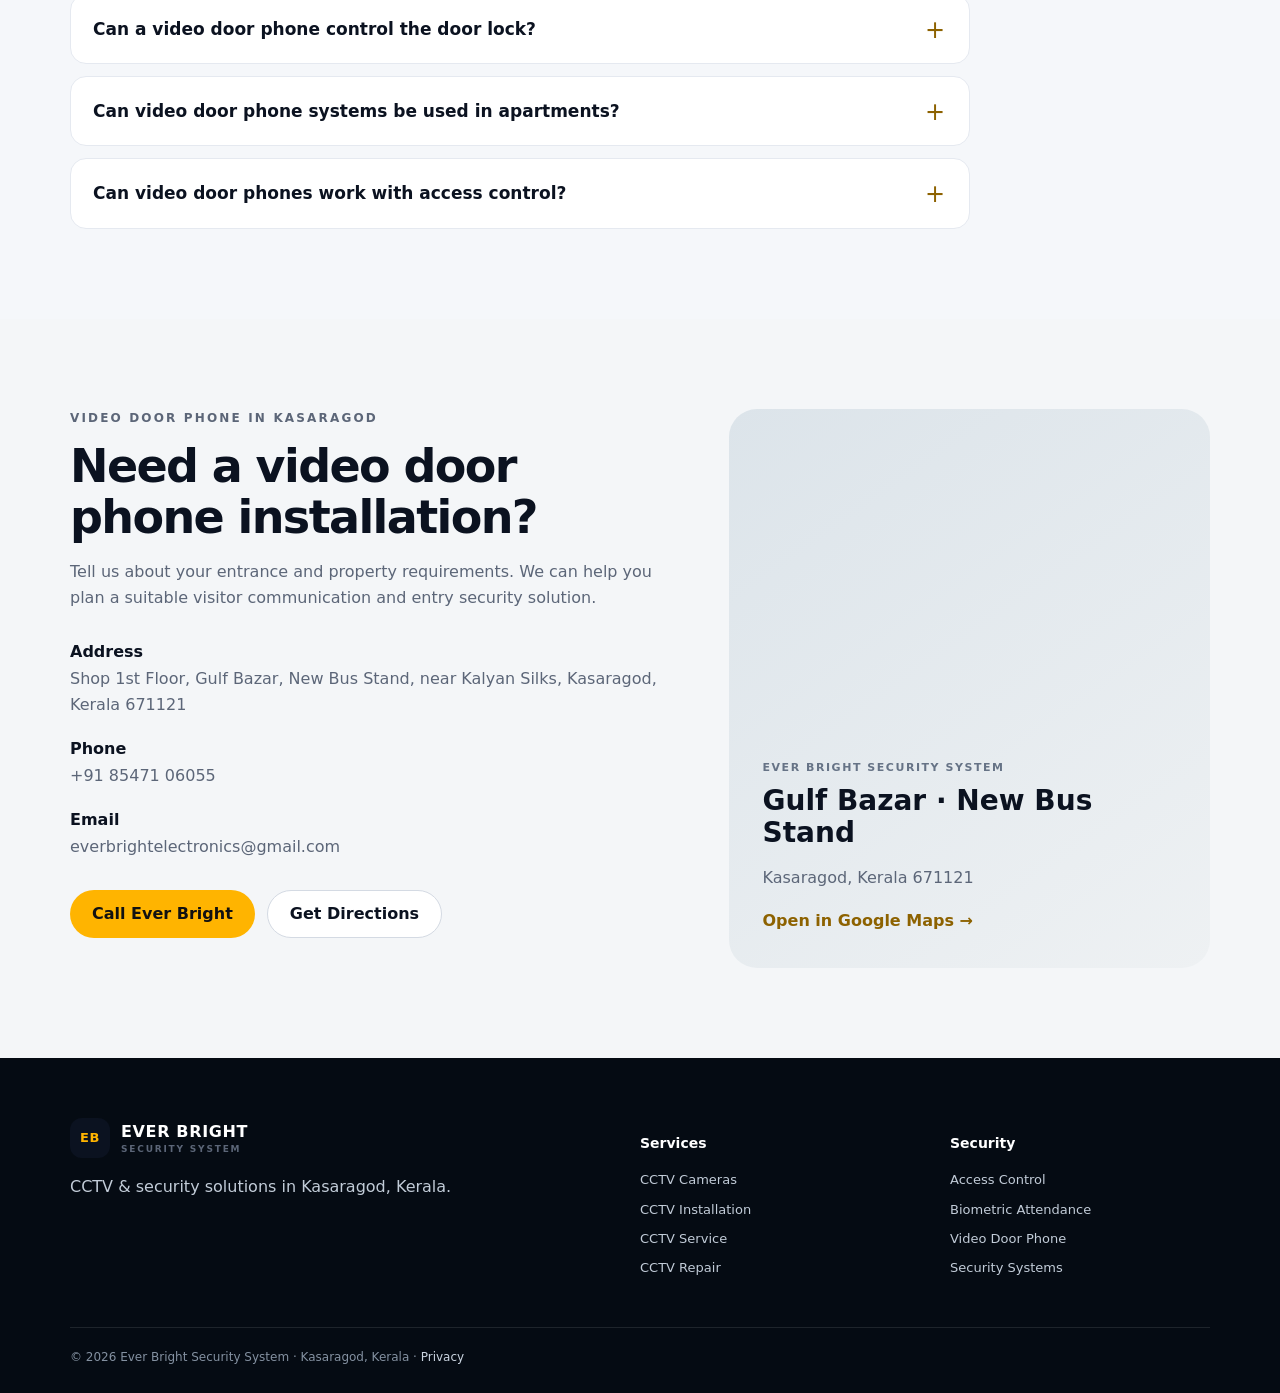
<file: pages/video-door-phone-kasaragod.html>
<!doctype html><html lang="en-IN"><head><meta charset="utf-8"><meta name="viewport" content="width=device-width,initial-scale=1"><title>Video Door Phone in Kasaragod | Installation & Service | Ever Bright</title><meta name="description" content="Video Door Phone in Kasaragod for homes, apartments, offices and commercial properties. Visitor video, two-way communication, door release, installation and support by Ever Bright."><meta name="robots" content="index,follow"><link rel="canonical" href="https://everbrightsolution.in/pages/video-door-phone-kasaragod.html"><meta property="og:title" content="Video Door Phone in Kasaragod | Ever Bright"><meta property="og:description" content="Video door phone installation and visitor communication solutions in Kasaragod."><meta property="og:type" content="website"><meta property="og:url" content="https://everbrightsolution.in/pages/video-door-phone-kasaragod.html"><link rel="stylesheet" href="../css/style.css"><script type="application/ld+json">{"@context":"https://schema.org","@type":"Service","name":"Video Door Phone in Kasaragod","serviceType":"Video Door Phone Installation","provider":{"@type":"LocalBusiness","name":"Ever Bright Security System","url":"https://everbrightsolution.in/","telephone":"+91-8547106055","address":{"@type":"PostalAddress","streetAddress":"Shop 1st Floor, Gulf Bazar, New Bus Stand, near Kalyan Silks","addressLocality":"Kasaragod","addressRegion":"Kerala","postalCode":"671121","addressCountry":"IN"}},"areaServed":{"@type":"City","name":"Kasaragod"},"description":"Video door phone systems with visitor video, two-way communication, door release and installation support in Kasaragod."}</script><script type="application/ld+json">{"@context":"https://schema.org","@type":"FAQPage","mainEntity":[{"@type":"Question","name":"Do you provide video door phone installation in Kasaragod?","acceptedAnswer":{"@type":"Answer","text":"Yes. Ever Bright provides video door phone installation and support in Kasaragod for suitable homes, apartments, offices and commercial properties."}},{"@type":"Question","name":"What is a video door phone?","acceptedAnswer":{"@type":"Answer","text":"A video door phone allows occupants to see and communicate with a visitor at an entrance before deciding whether to allow access."}},{"@type":"Question","name":"Can a video door phone control the door lock?","acceptedAnswer":{"@type":"Answer","text":"Compatible systems can support electronic door release, allowing the indoor user to release the entrance after identifying the visitor."}},{"@type":"Question","name":"Can video door phone systems be used in apartments?","acceptedAnswer":{"@type":"Answer","text":"Yes. Suitable video door phone systems can be used for individual homes, apartments and other properties where visitor identification and communication are required."}},{"@type":"Question","name":"Can video door phones work with access control?","acceptedAnswer":{"@type":"Answer","text":"Compatible video door phone and access control equipment can complement each other by combining visitor communication with controlled entry."}}]}</script></head><body><header class="site-header"><div class="container nav-wrap"><a class="brand" href="../index.html" aria-label="Ever Bright Security System home"><span class="brand-mark">EB</span><span>EVER BRIGHT<small>SECURITY SYSTEM</small></span></a><nav class="nav" aria-label="Main navigation"><a href="../index.html#services">CCTV Services</a><a href="../index.html#solutions">Security Solutions</a><a href="../index.html#brands">Brands</a><a href="../index.html#faq">FAQ</a><a href="../index.html#contact">Contact</a></nav></div></header><main><section class="hero"><div class="container hero-grid"><div><p class="eyebrow">VIDEO DOOR PHONE · KASARAGOD</p><h1>Video Door Phone in Kasaragod</h1><p class="hero-copy">See and communicate with visitors before opening the door with a suitable video door phone system for your home, apartment, office or commercial property.</p><div class="actions"><a class="btn primary" href="tel:+918547106055">Call Now</a><a class="btn light" href="https://wa.me/918547106055?text=Hello%20Ever%20Bright%2C%20I%20need%20a%20video%20door%20phone%20in%20Kasaragod." target="_blank" rel="noopener">WhatsApp</a></div><div class="trust-row"><span>✓ Kasaragod-based</span><span>✓ Installation</span><span>✓ Configuration + support</span></div></div><div class="hero-card"><div class="camera-icon">◉</div><p>VISITOR SECURITY</p><h2>See Who Is At The Door</h2><ul><li>Indoor Video Monitor</li><li>Outdoor Camera Unit</li><li>Two-Way Communication</li><li>Electronic Door Release</li><li>Installation &amp; Testing</li></ul></div></div></section><section class="section"><div class="container"><div class="section-head"><p class="eyebrow">VIDEO DOOR PHONE SOLUTIONS</p><h2>Visitor identification and communication</h2><p>Video door phone systems provide visual visitor identification and two-way communication at suitable entrances. Ever Bright can help with equipment selection, installation, configuration and testing.</p></div><div class="cards"><div class="card"><span class="icon">◉</span><h3>Indoor Monitor</h3><p>Indoor display units for viewing visitors and communicating with people at the entrance.</p></div><div class="card"><span class="icon">▣</span><h3>Outdoor Unit</h3><p>Entrance-mounted camera and communication unit for visitor identification.</p></div><div class="card"><span class="icon">⌁</span><h3>Two-Way Communication</h3><p>Talk with visitors before deciding whether to allow access to the property.</p></div><div class="card"><span class="icon">⚙</span><h3>Door Release</h3><p>Compatible systems can integrate electronic door release for controlled visitor entry.</p></div></div></div></section><section class="section dark"><div class="container"><div class="section-head"><p class="eyebrow">WHERE IT CAN BE USED</p><h2>Video door phone for different properties</h2><p>Choose a suitable system based on the entrance, wiring, number of users and required access features.</p></div><div class="solution-grid"><a href="../index.html#contact"><strong>Homes</strong><span>Identify visitors before opening →</span></a><a href="../index.html#contact"><strong>Apartments</strong><span>Improve entrance visitor communication →</span></a><a href="../index.html#contact"><strong>Offices</strong><span>Manage visitor communication at reception or entry →</span></a><a href="../pages/access-control-kasaragod.html"><strong>Access Control</strong><span>Combine visitor communication with controlled entry →</span></a></div></div></section><section class="section"><div class="container"><div class="section-head"><p class="eyebrow">RELATED SECURITY SOLUTIONS</p><h2>Connect your entrance security systems</h2><p>Video door phones can work alongside access control, biometric attendance and CCTV as part of a broader security setup.</p></div><div class="cards"><a class="card" href="../pages/access-control-kasaragod.html"><h3>Access Control System</h3><p>RFID, fingerprint and electronic door access solutions for workplaces.</p><span class="arrow">Explore access control →</span></a><a class="card" href="../pages/biometric-attendance-kasaragod.html"><h3>Biometric Attendance</h3><p>Fingerprint and face recognition attendance systems for workplaces.</p><span class="arrow">Explore biometric attendance →</span></a><a class="card" href="../pages/cctv-installation-kasaragod.html"><h3>CCTV Installation</h3><p>Professional CCTV installation for homes, shops and commercial properties.</p><span class="arrow">Explore CCTV installation →</span></a><a class="card" href="../pages/security-systems-kasaragod.html"><h3>Security Systems</h3><p>Electronic security solutions for homes and businesses in Kasaragod.</p><span class="arrow">Explore security systems →</span></a></div></div></section><section class="section soft"><div class="container"><div class="section-head"><p class="eyebrow">VIDEO DOOR PHONE FAQ</p><h2>Frequently asked questions</h2><p>Common questions about video door phone systems and installation in Kasaragod.</p></div><div class="faq-list"><details><summary>Do you provide video door phone installation in Kasaragod?</summary><p>Yes. We provide video door phone installation and support in Kasaragod for suitable homes, apartments, offices and commercial properties.</p></details><details><summary>What is a video door phone?</summary><p>A video door phone allows occupants to see and communicate with a visitor at an entrance before deciding whether to allow access.</p></details><details><summary>Can a video door phone control the door lock?</summary><p>Compatible systems can support electronic door release, allowing the indoor user to release the entrance after identifying the visitor.</p></details><details><summary>Can video door phone systems be used in apartments?</summary><p>Yes. Suitable systems can be used for individual homes, apartments and other properties where visitor identification and communication are required.</p></details><details><summary>Can video door phones work with access control?</summary><p>Compatible video door phone and access control equipment can complement each other by combining visitor communication with controlled entry.</p></details></div></div></section><section class="contact-section"><div class="container contact-grid"><div><p class="eyebrow">VIDEO DOOR PHONE IN KASARAGOD</p><h2>Need a video door phone installation?</h2><p>Tell us about your entrance and property requirements. We can help you plan a suitable visitor communication and entry security solution.</p><div class="contact-details"><p><strong>Address</strong><br>Shop 1st Floor, Gulf Bazar, New Bus Stand, near Kalyan Silks, Kasaragod, Kerala 671121</p><p><strong>Phone</strong><br><a href="tel:+918547106055">+91 85471 06055</a></p><p><strong>Email</strong><br><a href="mailto:everbrightelectronics@gmail.com">everbrightelectronics@gmail.com</a></p></div><div class="actions"><a class="btn primary" href="tel:+918547106055">Call Ever Bright</a><a class="btn outline" href="https://www.google.com/maps/search/?api=1&amp;query=Ever+Bright+Security+System+Kasaragod" target="_blank" rel="noopener">Get Directions</a></div></div><div class="map-card"><span>EVER BRIGHT SECURITY SYSTEM</span><strong>Gulf Bazar · New Bus Stand</strong><p>Kasaragod, Kerala 671121</p><a href="https://www.google.com/maps/search/?api=1&amp;query=Ever+Bright+Security+System+Kasaragod" target="_blank" rel="noopener">Open in Google Maps →</a></div></div></section></main><footer><div class="container footer-grid"><div><a class="brand footer-brand" href="../index.html"><span class="brand-mark">EB</span><span>EVER BRIGHT<small>SECURITY SYSTEM</small></span></a><p>CCTV &amp; security solutions in Kasaragod, Kerala.</p></div><div><h3>Services</h3><a href="../pages/cctv-cameras-kasaragod.html">CCTV Cameras</a><a href="../pages/cctv-installation-kasaragod.html">CCTV Installation</a><a href="../pages/cctv-service-kasaragod.html">CCTV Service</a><a href="../pages/cctv-repair-kasaragod.html">CCTV Repair</a></div><div><h3>Security</h3><a href="../pages/access-control-kasaragod.html">Access Control</a><a href="../pages/biometric-attendance-kasaragod.html">Biometric Attendance</a><a href="../pages/video-door-phone-kasaragod.html">Video Door Phone</a><a href="../pages/security-systems-kasaragod.html">Security Systems</a></div></div><div class="container copyright">© 2026 Ever Bright Security System · Kasaragod, Kerala · <a href="../privacy.html">Privacy</a></div></footer></body></html>
</file>
<file: css/style.css>
:root{--ink:#0b1220;--muted:#5c6678;--line:#e5e9f0;--soft:#f5f7fa;--accent:#ffb400;--dark:#08111f;--white:#fff;--radius:20px}*{box-sizing:border-box}html{scroll-behavior:smooth}body{margin:0;font-family:Inter,ui-sans-serif,system-ui,-apple-system,BlinkMacSystemFont,"Segoe UI",sans-serif;color:var(--ink);line-height:1.65;background:#fff}a{color:inherit;text-decoration:none}.container{width:min(1140px,92%);margin:auto}.site-header{position:sticky;top:0;z-index:50;background:rgba(255,255,255,.96);backdrop-filter:blur(14px);border-bottom:1px solid var(--line)}.nav-wrap{height:76px;display:flex;align-items:center;justify-content:space-between;position:relative}.brand{display:flex;align-items:center;gap:11px;font-weight:900;letter-spacing:.04em;min-width:0;flex:1}.brand>span:last-child{white-space:nowrap}.brand small{display:block;font-size:9px;letter-spacing:.2em;color:var(--muted);margin-top:-3px}.brand-mark{width:40px;height:40px;flex:0 0 40px;border-radius:12px;display:grid;place-items:center;background:var(--ink);color:var(--accent);font-size:13px}.nav{display:flex;align-items:center;gap:25px;font-size:14px;font-weight:700}.nav a:hover,.text-link:hover,.nav-dropbtn:hover{color:#9b6b00}.nav-dropdown{position:relative;height:76px;display:flex;align-items:center}.nav-dropbtn{border:0;background:transparent;color:var(--ink);font:inherit;font-size:14px;font-weight:700;padding:10px 0;cursor:pointer;display:flex;align-items:center;gap:5px}.nav-dropbtn span{font-size:11px;display:inline-block;line-height:1;transform:none!important;transition:none!important}.nav-dropdown:hover .nav-dropbtn span,.nav-dropdown:focus-within .nav-dropbtn span,.nav-dropbtn.is-open span{transform:none!important}.dropdown-menu{position:absolute;top:calc(100% - 1px);left:-16px;min-width:245px;padding:8px;background:rgba(255,255,255,.99);border:1px solid var(--line);border-radius:14px;box-shadow:0 16px 40px rgba(10,20,40,.13);visibility:hidden;opacity:0;transform:translateY(-4px);pointer-events:none;transition:opacity .12s ease,transform .12s ease,visibility 0s linear .12s}.nav-dropdown:hover .dropdown-menu,.nav-dropdown:focus-within .dropdown-menu{visibility:visible;opacity:1;transform:translateY(0);pointer-events:auto;transition-delay:0s}.dropdown-menu a{display:block;padding:9px 13px;border-radius:9px;font-size:13px;white-space:nowrap}.dropdown-menu a:hover,.dropdown-menu a:focus{background:var(--soft);color:#8d6200;outline:none}.menu-toggle{display:none;appearance:none;-webkit-appearance:none;border:1px solid #d9dee7;background:#fff;color:var(--ink);width:44px;height:44px;flex:0 0 44px;border-radius:12px;align-items:center;justify-content:center;font-size:0;line-height:1;cursor:pointer;box-shadow:0 4px 14px rgba(10,20,40,.08);padding:0;position:relative;z-index:60}.menu-toggle:before,.menu-toggle:after{content:"";position:absolute;width:20px;height:2px;background:var(--ink);border-radius:3px;left:11px;transition:transform .18s ease,top .18s ease}.menu-toggle:before{top:16px;box-shadow:0 7px 0 var(--ink)}.menu-toggle:after{top:30px}.menu-toggle.is-open:before{top:21px;box-shadow:none;transform:rotate(45deg)}.menu-toggle.is-open:after{top:21px;transform:rotate(-45deg)}.menu-toggle:focus{outline:2px solid var(--accent);outline-offset:2px}.hero{background:linear-gradient(135deg,#07101d 0%,#10243b 65%,#182d43 100%);color:#fff;padding:90px 0 72px;overflow:hidden}.hero-grid{display:grid;grid-template-columns:1.25fr .75fr;gap:70px;align-items:center}.eyebrow{font-size:12px;font-weight:900;letter-spacing:.18em;color:#a87800;margin:0 0 13px}.hero .eyebrow{color:var(--accent)}h1{font-size:clamp(42px,6vw,70px);line-height:1.02;letter-spacing:-.045em;margin:0 0 24px;max-width:780px}.hero-copy{font-size:19px;color:#d8e0ea;max-width:700px}.actions{display:flex;gap:12px;flex-wrap:wrap;margin:30px 0}.btn{display:inline-flex;align-items:center;justify-content:center;min-height:48px;padding:0 22px;border-radius:999px;font-weight:850}.btn.primary{background:var(--accent);color:#111}.btn.light{background:#fff;color:#111}.btn.outline{border:1px solid #d4dae3;background:#fff}.trust-row{display:flex;flex-wrap:wrap;gap:18px;color:#cbd5e1;font-size:13px}.hero-card{border:1px solid rgba(255,255,255,.15);background:rgba(255,255,255,.07);padding:32px;border-radius:28px;box-shadow:0 30px 70px rgba(0,0,0,.2)}.camera-icon{font-size:64px;color:var(--accent);line-height:1}.hero-card p{font-size:11px;letter-spacing:.18em;font-weight:900;color:#9aa9ba}.hero-card h2{font-size:28px;line-height:1.15;margin:8px 0 20px}.hero-card ul{padding:0;margin:0;list-style:none;color:#dce5ee}.hero-card li{padding:9px 0;border-bottom:1px solid rgba(255,255,255,.1)}.stats{border-bottom:1px solid var(--line)}.stats-grid{display:grid;grid-template-columns:repeat(4,1fr)}.stats-grid div{padding:25px 18px;border-right:1px solid var(--line)}.stats-grid div:last-child{border:0}.stats strong,.stats span{display:block}.stats strong{font-size:21px}.stats span{font-size:12px;color:var(--muted)}.section{padding:90px 0}.soft{background:var(--soft)}.section-head{max-width:720px;margin-bottom:40px}.section-head h2,.contact-section h2,.about-grid h2{font-size:clamp(30px,4vw,46px);line-height:1.1;letter-spacing:-.035em;margin:0 0 15px}.section-head p:not(.eyebrow),.about-grid p,.contact-grid>div>p{color:var(--muted)}.cards{display:grid;grid-template-columns:repeat(4,1fr);gap:18px}.card{padding:28px;border:1px solid var(--line);border-radius:var(--radius);transition:.2s;background:#fff}.card:hover{transform:translateY(-5px);box-shadow:0 16px 35px rgba(10,20,40,.09);border-color:#ccd4df}.icon{display:grid;place-items:center;width:44px;height:44px;border-radius:12px;background:#fff5d9;color:#a87800;font-size:20px}.card h3{font-size:20px;margin:22px 0 8px}.card p{font-size:14px;color:var(--muted);min-height:90px}.arrow,.text-link{font-weight:850;color:#8d6200;font-size:13px}.dark{background:var(--dark);color:#fff}.dark .section-head p:not(.eyebrow){color:#aebdce}.dark .eyebrow{color:var(--accent)}.solution-grid{display:grid;grid-template-columns:repeat(4,1fr);gap:14px}.solution-grid a{padding:26px;border:1px solid rgba(255,255,255,.12);border-radius:18px;background:rgba(255,255,255,.045)}.solution-grid strong,.solution-grid span{display:block}.solution-grid strong{font-size:18px}.solution-grid span{color:#aebdce;font-size:13px;margin-top:8px}.brand-grid{display:grid;grid-template-columns:repeat(3,1fr);gap:18px}.brand-grid a{border:1px solid var(--line);border-radius:18px;padding:28px;background:#fff}.brand-grid strong,.brand-grid span{display:block}.brand-grid strong{font-size:24px;letter-spacing:.08em}.brand-grid span{font-size:13px;color:var(--muted)}.project-grid{display:grid;grid-template-columns:repeat(3,1fr);gap:18px}.project-placeholder{min-height:270px;border-radius:22px;background:linear-gradient(145deg,#dfe5ec,#f7f8fa);padding:25px;display:flex;flex-direction:column;justify-content:flex-end}.project-placeholder span{font-size:12px;font-weight:900;color:#778294}.project-placeholder h3{margin:6px 0 0;font-size:22px}.project-placeholder p{margin:0;color:var(--muted);font-size:13px}.faq-list{display:grid;gap:12px;max-width:900px}.faq-list details{border:1px solid var(--line);border-radius:16px;background:#fff;padding:0 22px}.faq-list summary{cursor:pointer;list-style:none;padding:20px 32px 20px 0;font-weight:800;font-size:17px;position:relative}.faq-list summary::-webkit-details-marker{display:none}.faq-list summary:after{content:'+';position:absolute;right:2px;top:16px;font-size:24px;font-weight:400;color:#8d6200}.faq-list details[open] summary:after{content:'−'}.faq-list details p{color:var(--muted);margin:0;padding:0 0 22px;max-width:820px}.about-grid{display:grid;grid-template-columns:1.15fr .85fr;gap:70px;align-items:center}.check-list{display:grid;gap:10px}.check-list div{padding:15px 18px;border:1px solid var(--line);border-radius:13px;font-weight:700}.contact-section{background:#f4f6f8;padding:90px 0}.contact-grid{display:grid;grid-template-columns:1.1fr .9fr;gap:70px}.contact-details{margin-top:28px}.contact-details p{margin:18px 0;color:var(--muted)}.contact-details strong{color:var(--ink)}.map-card{min-height:390px;border-radius:28px;background:linear-gradient(145deg,#dce4ea,#eef1f3);padding:34px;display:flex;flex-direction:column;justify-content:flex-end}.map-card span{font-size:11px;font-weight:900;letter-spacing:.14em;color:#667386}.map-card strong{font-size:28px;line-height:1.15;margin-top:8px}.map-card p{color:var(--muted)}.map-card a{font-weight:850;color:#8d6200}footer{background:#050b13;color:#c2ccd8;padding:60px 0 25px}.footer-grid{display:grid;grid-template-columns:2fr 1fr 1fr;gap:50px}.footer-brand{color:#fff}.footer-grid h3{color:#fff;font-size:14px}.footer-grid a:not(.brand){display:block;font-size:13px;margin:8px 0}.copyright{border-top:1px solid rgba(255,255,255,.1);margin-top:40px;padding-top:20px;font-size:12px;color:#8491a1}.copyright a{color:#cbd5e1}@media(max-width:900px){.nav-wrap{height:68px}.brand{flex:1;min-width:0}.menu-toggle{display:flex;margin-left:12px}.nav{display:none;position:absolute;top:calc(100% + 1px);left:0;right:0;background:#fff;border:1px solid var(--line);border-radius:0 0 18px 18px;padding:12px 18px 18px;box-shadow:0 18px 35px rgba(10,20,40,.12);flex-direction:column;align-items:stretch;gap:2px;max-height:calc(100vh - 80px);overflow-y:auto}.nav.open{display:flex}.nav>a{padding:11px 6px;border-bottom:1px solid #f0f2f5}.nav-dropdown{height:auto;display:block}.nav-dropbtn{width:100%;justify-content:space-between;padding:11px 6px;border-bottom:1px solid #f0f2f5}.dropdown-menu{position:static;min-width:0;width:100%;padding:4px 0 8px 12px;border:0;border-radius:0;box-shadow:none;background:transparent;visibility:visible;opacity:1;transform:none;pointer-events:auto;display:none;transition:none}.nav-dropdown:hover .dropdown-menu{display:none}.nav-dropdown.is-open .dropdown-menu{display:block}.nav-dropdown:focus-within .dropdown-menu{display:none}.nav-dropbtn span{transform:none!important}.nav-dropbtn.is-open span{transform:none!important}.hero-grid,.about-grid,.contact-grid{grid-template-columns:1fr}.hero{padding-top:60px}.cards{grid-template-columns:repeat(2,1fr)}.solution-grid{grid-template-columns:repeat(2,1fr)}.stats-grid{grid-template-columns:repeat(2,1fr)}.stats-grid div:nth-child(2){border-right:0}.brand-grid,.project-grid{grid-template-columns:1fr}}@media(min-width:901px){.menu-toggle{display:none}}@media(max-width:560px){.brand>span:last-child{font-size:14px}.brand small{font-size:7px;letter-spacing:.14em}.cards,.solution-grid,.stats-grid{grid-template-columns:1fr}.stats-grid div{border-right:0;border-bottom:1px solid var(--line)}h1{font-size:43px}.section{padding:65px 0}.hero-card{padding:25px}.footer-grid{grid-template-columns:1fr}}
</file>
